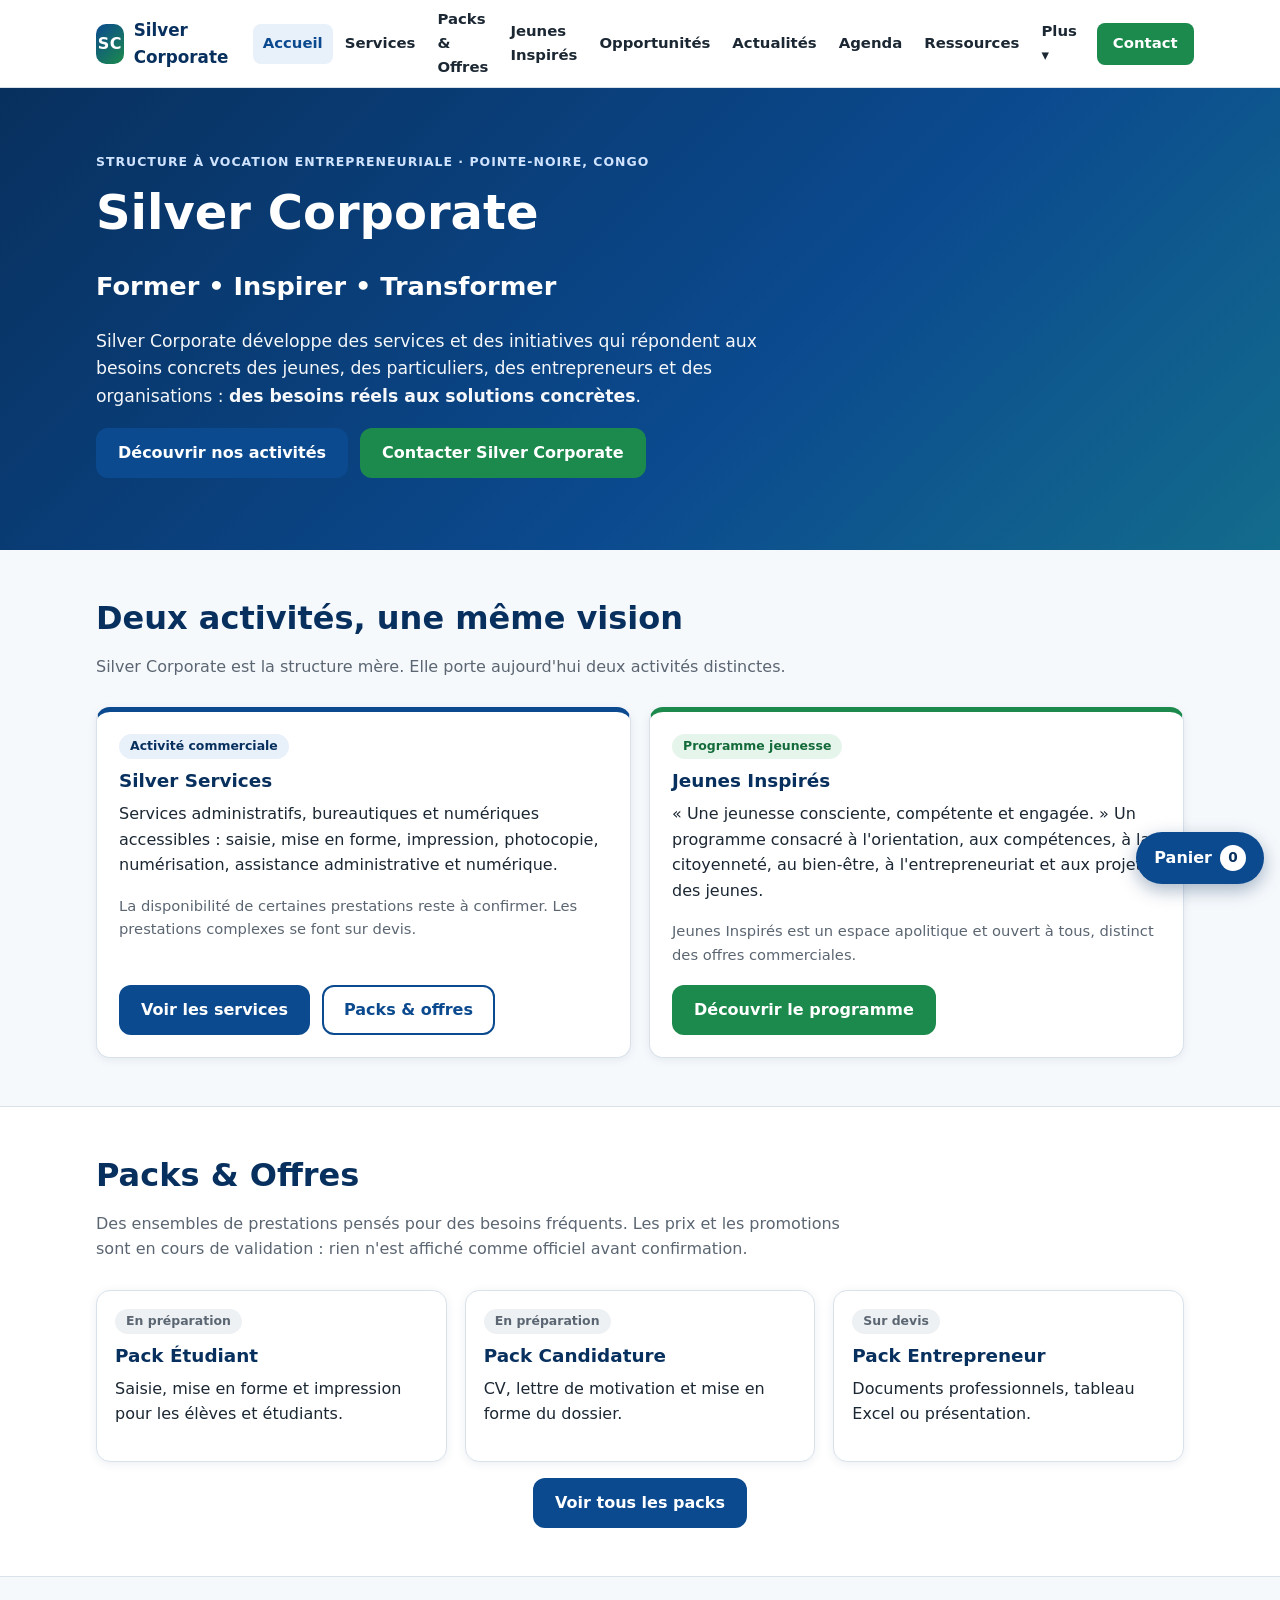
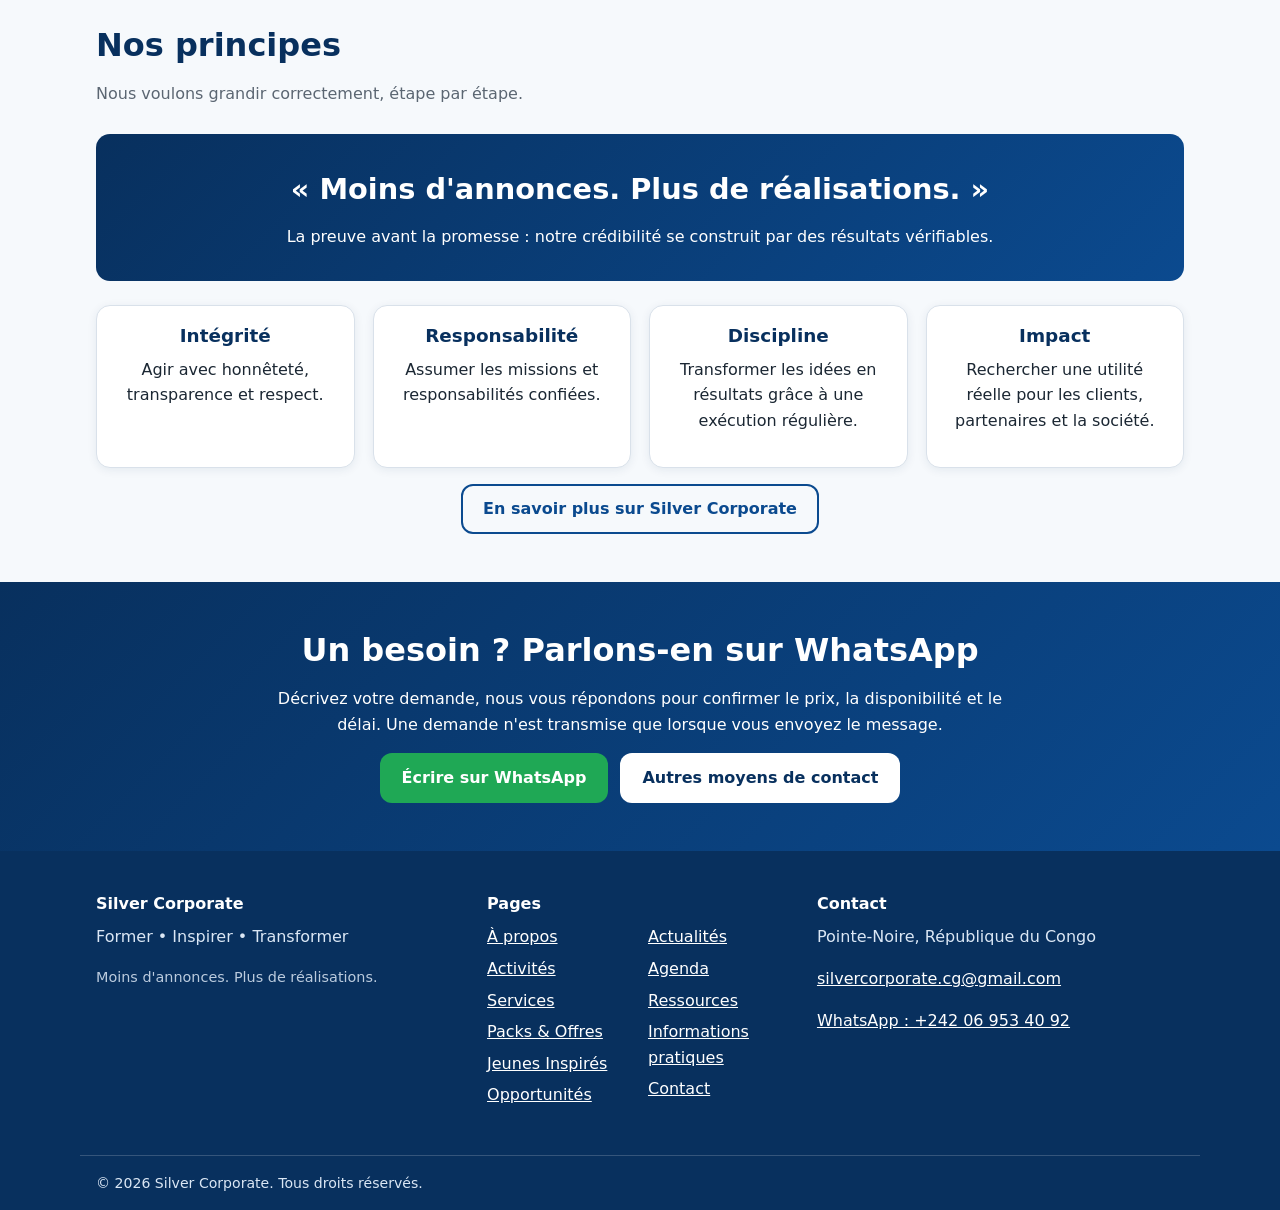
<file: index.html>
<!DOCTYPE html>
<html lang="fr">
<head>
  <meta charset="UTF-8">
  <meta name="viewport" content="width=device-width, initial-scale=1">
  <title>Silver Corporate | Former • Inspirer • Transformer</title>
  <meta name="description" content="Silver Corporate, structure à vocation entrepreneuriale basée à Pointe-Noire : Silver Services (bureautique, impression, assistance numérique) et Jeunes Inspirés (programme jeunesse).">
  <link rel="stylesheet" href="style.css">
</head>
<body>

  <!-- ========== EN-TÊTE ET MENU ========== -->
  <header class="site-header">
    <div class="container nav-wrapper">

      <a href="index.html" class="brand" aria-label="Silver Corporate - Accueil">
        <!-- LOGO : quand vous aurez le logo officiel, remplacez le <span class="brand-mark"> par :
             <img src="assets/images/logo.png" alt="Logo Silver Corporate" class="brand-logo"> -->
        <span class="brand-mark" aria-hidden="true">SC</span>
        <span class="brand-name">Silver Corporate</span>
      </a>

      <button class="nav-toggle" id="nav-toggle" type="button" aria-label="Ouvrir le menu" aria-expanded="false" aria-controls="main-nav">
        <span></span><span></span><span></span>
      </button>

            <nav class="main-nav" id="main-nav" aria-label="Navigation principale">
        <ul>
          <li><a href="index.html" aria-current="page">Accueil</a></li>
          <li><a href="services.html">Services</a></li>
          <li><a href="packs-offres.html">Packs &amp; Offres</a></li>
          <li><a href="jeunes-inspires.html">Jeunes Inspirés</a></li>
          <li><a href="opportunites.html">Opportunités</a></li>
          <li><a href="actualites.html">Actualités</a></li>
          <li><a href="agenda.html">Agenda</a></li>
          <li><a href="ressources.html">Ressources</a></li>
          <li class="nav-more">
            <details>
              <summary>Plus</summary>
              <ul class="nav-submenu">
                <li><a href="about.html">À propos</a></li>
                <li><a href="activites.html">Activités</a></li>
                <li><a href="informations.html">Informations</a></li>
              </ul>
            </details>
          </li>
          <li><a href="contact.html" class="nav-cta">Contact</a></li>
        </ul>
      </nav>

    </div>
  </header>

  <main>

    <!-- ========== SECTION HÉROS ========== -->
    <section class="hero">
      <div class="container hero-inner">
        <p class="eyebrow">Structure à vocation entrepreneuriale · Pointe-Noire, Congo</p>
        <h1>Silver Corporate</h1>
        <p class="hero-slogan">Former • Inspirer • Transformer</p>
        <p class="hero-text">
          Silver Corporate développe des services et des initiatives qui répondent aux besoins concrets
          des jeunes, des particuliers, des entrepreneurs et des organisations :
          <strong>des besoins réels aux solutions concrètes</strong>.
        </p>
        <div class="btn-row">
          <a href="activites.html" class="btn btn-primary">Découvrir nos activités</a>
          <a href="contact.html" class="btn btn-secondary">Contacter Silver Corporate</a>
        </div>
      </div>
    </section>

    <!-- ========== CE QUE NOUS FAISONS ========== -->
    <section class="section">
      <div class="container">
        <div class="section-head">
          <h2>Deux activités, une même vision</h2>
          <p>Silver Corporate est la structure mère. Elle porte aujourd'hui deux activités distinctes.</p>
        </div>

        <div class="grid grid-2">

          <!-- Silver Services -->
          <article class="card card-accent-blue">
            <span class="badge badge-blue">Activité commerciale</span>
            <h3>Silver Services</h3>
            <p>
              Services administratifs, bureautiques et numériques accessibles : saisie, mise en forme,
              impression, photocopie, numérisation, assistance administrative et numérique.
            </p>
            <p class="note">La disponibilité de certaines prestations reste à confirmer. Les prestations complexes se font sur devis.</p>
            <div class="btn-row">
              <a href="services.html" class="btn btn-primary">Voir les services</a>
              <a href="packs-offres.html" class="btn btn-ghost">Packs &amp; offres</a>
            </div>
          </article>

          <!-- Jeunes Inspirés -->
          <article class="card card-accent-green">
            <span class="badge badge-green">Programme jeunesse</span>
            <h3>Jeunes Inspirés</h3>
            <p>
              « Une jeunesse consciente, compétente et engagée. » Un programme consacré à l'orientation,
              aux compétences, à la citoyenneté, au bien-être, à l'entrepreneuriat et aux projets des jeunes.
            </p>
            <p class="note">Jeunes Inspirés est un espace apolitique et ouvert à tous, distinct des offres commerciales.</p>
            <div class="btn-row">
              <a href="jeunes-inspires.html" class="btn btn-green">Découvrir le programme</a>
            </div>
          </article>

        </div>
      </div>
    </section>

    <!-- ========== PACKS ET OFFRES ========== -->
    <section class="section section-alt">
      <div class="container">
        <div class="section-head">
          <h2>Packs &amp; Offres</h2>
          <p>
            Des ensembles de prestations pensés pour des besoins fréquents.
            Les prix et les promotions sont en cours de validation : rien n'est affiché comme officiel avant confirmation.
          </p>
        </div>

        <div class="grid grid-3">
          <article class="card card-small">
            <span class="badge badge-gray">En préparation</span>
            <h3>Pack Étudiant</h3>
            <p>Saisie, mise en forme et impression pour les élèves et étudiants.</p>
          </article>

          <article class="card card-small">
            <span class="badge badge-gray">En préparation</span>
            <h3>Pack Candidature</h3>
            <p>CV, lettre de motivation et mise en forme du dossier.</p>
          </article>

          <article class="card card-small">
            <span class="badge badge-gray">Sur devis</span>
            <h3>Pack Entrepreneur</h3>
            <p>Documents professionnels, tableau Excel ou présentation.</p>
          </article>
        </div>

        <div class="btn-row btn-row-center">
          <a href="packs-offres.html" class="btn btn-primary">Voir tous les packs</a>
        </div>
      </div>
    </section>

    <!-- ========== PRINCIPES ========== -->
    <section class="section">
      <div class="container">
        <div class="section-head">
          <h2>Nos principes</h2>
          <p>Nous voulons grandir correctement, étape par étape.</p>
        </div>

        <div class="principle-banner">
          <p class="principle-quote">« Moins d'annonces. Plus de réalisations. »</p>
          <p>La preuve avant la promesse : notre crédibilité se construit par des résultats vérifiables.</p>
        </div>

        <div class="grid grid-4">
          <div class="card card-small card-center">
            <h3>Intégrité</h3>
            <p>Agir avec honnêteté, transparence et respect.</p>
          </div>
          <div class="card card-small card-center">
            <h3>Responsabilité</h3>
            <p>Assumer les missions et responsabilités confiées.</p>
          </div>
          <div class="card card-small card-center">
            <h3>Discipline</h3>
            <p>Transformer les idées en résultats grâce à une exécution régulière.</p>
          </div>
          <div class="card card-small card-center">
            <h3>Impact</h3>
            <p>Rechercher une utilité réelle pour les clients, partenaires et la société.</p>
          </div>
        </div>

        <div class="btn-row btn-row-center">
          <a href="about.html" class="btn btn-ghost">En savoir plus sur Silver Corporate</a>
        </div>
      </div>
    </section>

    <!-- ========== APPEL À L'ACTION WHATSAPP ========== -->
    <section class="section cta-section">
      <div class="container cta-inner">
        <h2>Un besoin ? Parlons-en sur WhatsApp</h2>
        <p>
          Décrivez votre demande, nous vous répondons pour confirmer le prix, la disponibilité et le délai.
          Une demande n'est transmise que lorsque vous envoyez le message.
        </p>
        <div class="btn-row btn-row-center">
          <a href="https://wa.me/242069534092?text=Bonjour%20Silver%20Corporate%2C%20je%20souhaite%20des%20informations."
             class="btn btn-whatsapp" target="_blank" rel="noopener">Écrire sur WhatsApp</a>
          <a href="contact.html" class="btn btn-light">Autres moyens de contact</a>
        </div>
      </div>
    </section>

  </main>

  <!-- ========== PIED DE PAGE ========== -->
  <footer class="site-footer">
    <div class="container footer-grid">

      <div>
        <p class="footer-title">Silver Corporate</p>
        <p>Former • Inspirer • Transformer</p>
        <p class="footer-small">Moins d'annonces. Plus de réalisations.</p>
      </div>

      <div>
        <p class="footer-title">Pages</p>
                <ul class="footer-links">
          <li><a href="about.html">À propos</a></li>
          <li><a href="activites.html">Activités</a></li>
          <li><a href="services.html">Services</a></li>
          <li><a href="packs-offres.html">Packs &amp; Offres</a></li>
          <li><a href="jeunes-inspires.html">Jeunes Inspirés</a></li>
          <li><a href="opportunites.html">Opportunités</a></li>
          <li><a href="actualites.html">Actualités</a></li>
          <li><a href="agenda.html">Agenda</a></li>
          <li><a href="ressources.html">Ressources</a></li>
          <li><a href="informations.html">Informations pratiques</a></li>
          <li><a href="contact.html">Contact</a></li>
        </ul>
      </div>

      <div>
        <p class="footer-title">Contact</p>
        <p>Pointe-Noire, République du Congo</p>
        <p><a href="mailto:silvercorporate.cg@gmail.com">silvercorporate.cg@gmail.com</a></p>
        <p><a href="https://wa.me/242069534092" target="_blank" rel="noopener">WhatsApp : +242 06 953 40 92</a></p>
      </div>

    </div>
    <div class="container footer-bottom">
      <p>© <span id="year">2026</span> Silver Corporate. Tous droits réservés.</p>
    </div>
  </footer>

  <!-- Le panier est créé automatiquement par script.js -->
  <script src="script.js" defer></script>
</body>
</html>
</file>
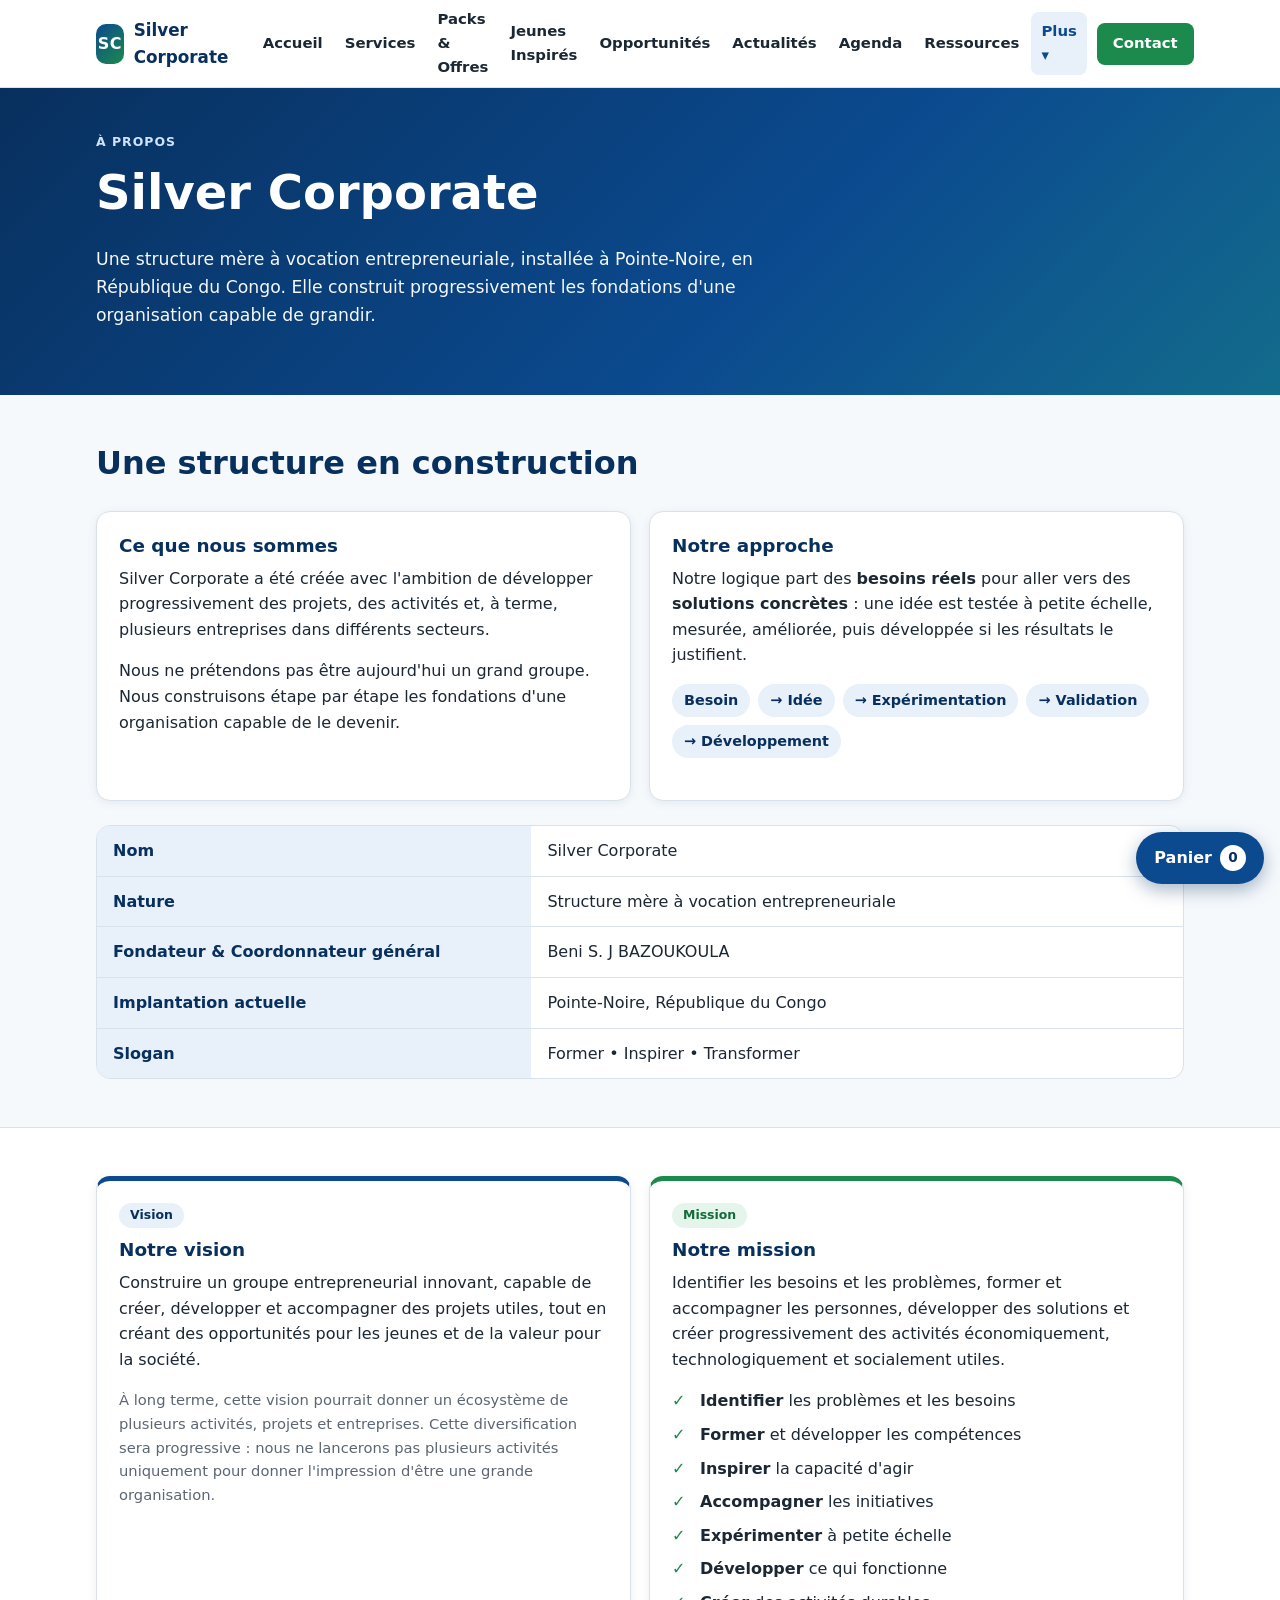
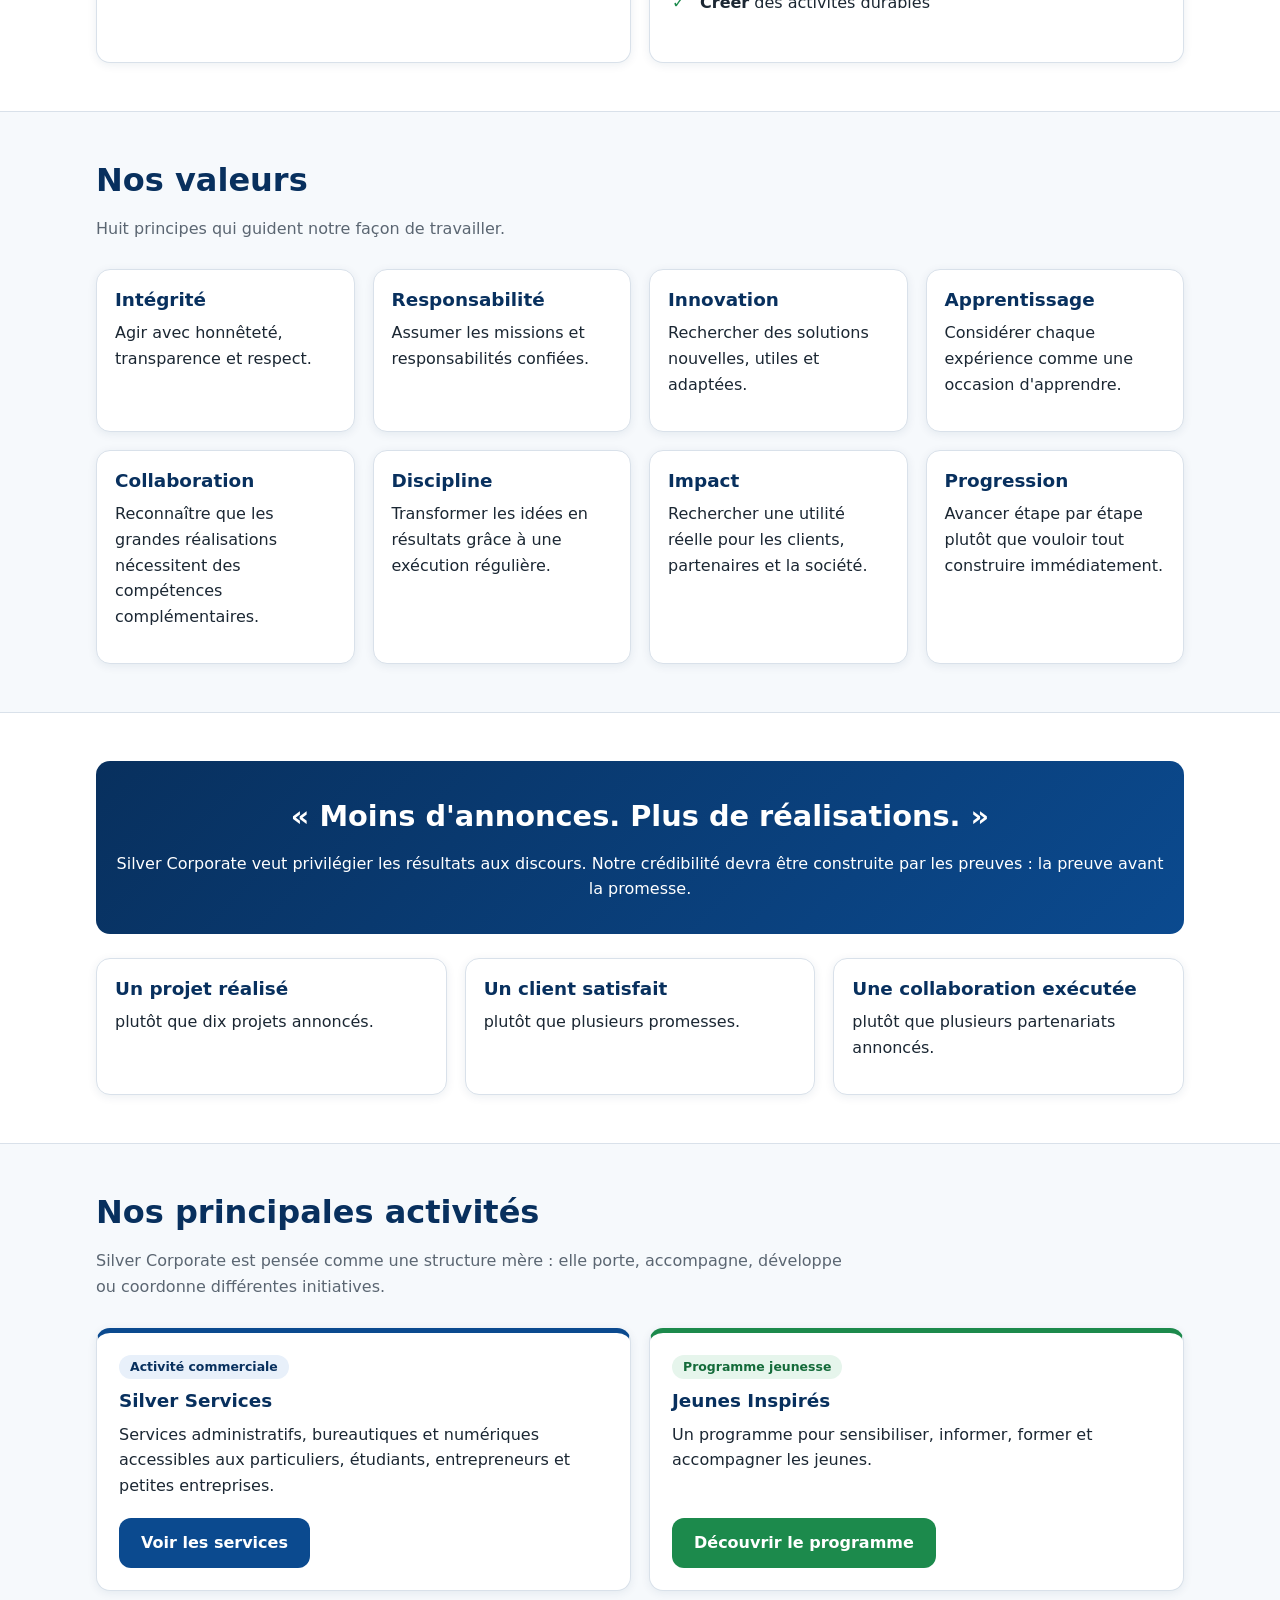
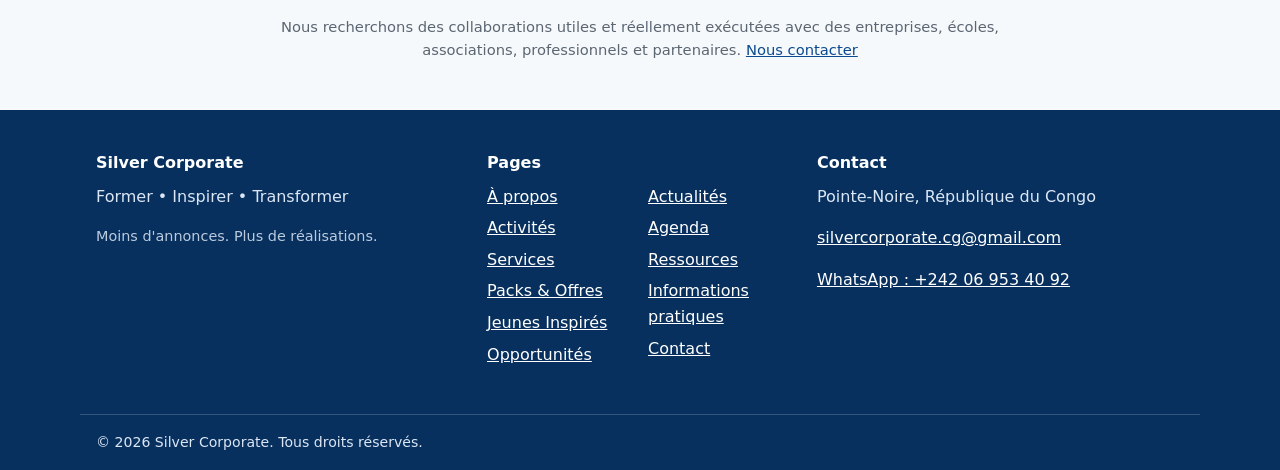
<file: about.html>
<!DOCTYPE html>
<html lang="fr">
<head>
  <meta charset="UTF-8">
  <meta name="viewport" content="width=device-width, initial-scale=1">
  <title>À propos | Silver Corporate</title>
  <meta name="description" content="Mission, vision et valeurs de Silver Corporate, structure à vocation entrepreneuriale basée à Pointe-Noire, République du Congo.">
  <link rel="stylesheet" href="style.css">
</head>
<body>

  <!-- ========== EN-TÊTE ET MENU ========== -->
  <header class="site-header">
    <div class="container nav-wrapper">

      <a href="index.html" class="brand" aria-label="Silver Corporate - Accueil">
        <span class="brand-mark" aria-hidden="true">SC</span>
        <span class="brand-name">Silver Corporate</span>
      </a>

      <button class="nav-toggle" id="nav-toggle" type="button" aria-label="Ouvrir le menu" aria-expanded="false" aria-controls="main-nav">
        <span></span><span></span><span></span>
      </button>

      <nav class="main-nav" id="main-nav" aria-label="Navigation principale">
        <ul>
          <li><a href="index.html">Accueil</a></li>
          <li><a href="services.html">Services</a></li>
          <li><a href="packs-offres.html">Packs &amp; Offres</a></li>
          <li><a href="jeunes-inspires.html">Jeunes Inspirés</a></li>
          <li><a href="opportunites.html">Opportunités</a></li>
          <li><a href="actualites.html">Actualités</a></li>
          <li><a href="agenda.html">Agenda</a></li>
          <li><a href="ressources.html">Ressources</a></li>
          <li class="nav-more">
            <details>
              <summary>Plus</summary>
              <ul class="nav-submenu">
                <li><a href="about.html" aria-current="page">À propos</a></li>
                <li><a href="activites.html">Activités</a></li>
                <li><a href="informations.html">Informations</a></li>
              </ul>
            </details>
          </li>
          <li><a href="contact.html" class="nav-cta">Contact</a></li>
        </ul>
      </nav>

    </div>
  </header>

  <main>

    <!-- ========== TITRE DE LA PAGE ========== -->
    <section class="page-hero">
      <div class="container">
        <p class="eyebrow">À propos</p>
        <h1>Silver Corporate</h1>
        <p class="page-lead">
          Une structure mère à vocation entrepreneuriale, installée à Pointe-Noire, en République du Congo.
          Elle construit progressivement les fondations d'une organisation capable de grandir.
        </p>
      </div>
    </section>

    <!-- ========== QUI SOMMES-NOUS ========== -->
    <section class="section">
      <div class="container">
        <div class="section-head">
          <h2>Une structure en construction</h2>
        </div>

        <div class="grid grid-2">
          <div class="card">
            <h3>Ce que nous sommes</h3>
            <p>
              Silver Corporate a été créée avec l'ambition de développer progressivement des projets,
              des activités et, à terme, plusieurs entreprises dans différents secteurs.
            </p>
            <p>
              Nous ne prétendons pas être aujourd'hui un grand groupe. Nous construisons étape par étape
              les fondations d'une organisation capable de le devenir.
            </p>
          </div>

          <div class="card">
            <h3>Notre approche</h3>
            <p>
              Notre logique part des <strong>besoins réels</strong> pour aller vers des <strong>solutions concrètes</strong> :
              une idée est testée à petite échelle, mesurée, améliorée, puis développée si les résultats le justifient.
            </p>
            <ol class="steps steps-inline">
              <li>Besoin</li>
              <li>Idée</li>
              <li>Expérimentation</li>
              <li>Validation</li>
              <li>Développement</li>
            </ol>
          </div>
        </div>

        <div class="info-table-wrap">
          <table class="info-table">
            <tbody>
              <tr><th scope="row">Nom</th><td>Silver Corporate</td></tr>
              <tr><th scope="row">Nature</th><td>Structure mère à vocation entrepreneuriale</td></tr>
              <tr><th scope="row">Fondateur &amp; Coordonnateur général</th><td>Beni S. J BAZOUKOULA</td></tr>
              <tr><th scope="row">Implantation actuelle</th><td>Pointe-Noire, République du Congo</td></tr>
              <tr><th scope="row">Slogan</th><td>Former • Inspirer • Transformer</td></tr>
            </tbody>
          </table>
        </div>
      </div>
    </section>

    <!-- ========== VISION ET MISSION ========== -->
    <section class="section section-alt">
      <div class="container">
        <div class="grid grid-2">

          <article class="card card-accent-blue">
            <span class="badge badge-blue">Vision</span>
            <h3>Notre vision</h3>
            <p>
              Construire un groupe entrepreneurial innovant, capable de créer, développer et accompagner
              des projets utiles, tout en créant des opportunités pour les jeunes et de la valeur pour la société.
            </p>
            <p class="note">
              À long terme, cette vision pourrait donner un écosystème de plusieurs activités, projets et entreprises.
              Cette diversification sera progressive : nous ne lancerons pas plusieurs activités uniquement
              pour donner l'impression d'être une grande organisation.
            </p>
          </article>

          <article class="card card-accent-green">
            <span class="badge badge-green">Mission</span>
            <h3>Notre mission</h3>
            <p>
              Identifier les besoins et les problèmes, former et accompagner les personnes, développer
              des solutions et créer progressivement des activités économiquement, technologiquement
              et socialement utiles.
            </p>
            <ul class="list-check">
              <li><strong>Identifier</strong> les problèmes et les besoins</li>
              <li><strong>Former</strong> et développer les compétences</li>
              <li><strong>Inspirer</strong> la capacité d'agir</li>
              <li><strong>Accompagner</strong> les initiatives</li>
              <li><strong>Expérimenter</strong> à petite échelle</li>
              <li><strong>Développer</strong> ce qui fonctionne</li>
              <li><strong>Créer</strong> des activités durables</li>
            </ul>
          </article>

        </div>
      </div>
    </section>

    <!-- ========== VALEURS ========== -->
    <section class="section">
      <div class="container">
        <div class="section-head">
          <h2>Nos valeurs</h2>
          <p>Huit principes qui guident notre façon de travailler.</p>
        </div>

        <div class="grid grid-4">
          <div class="card card-small">
            <h3>Intégrité</h3>
            <p>Agir avec honnêteté, transparence et respect.</p>
          </div>
          <div class="card card-small">
            <h3>Responsabilité</h3>
            <p>Assumer les missions et responsabilités confiées.</p>
          </div>
          <div class="card card-small">
            <h3>Innovation</h3>
            <p>Rechercher des solutions nouvelles, utiles et adaptées.</p>
          </div>
          <div class="card card-small">
            <h3>Apprentissage</h3>
            <p>Considérer chaque expérience comme une occasion d'apprendre.</p>
          </div>
          <div class="card card-small">
            <h3>Collaboration</h3>
            <p>Reconnaître que les grandes réalisations nécessitent des compétences complémentaires.</p>
          </div>
          <div class="card card-small">
            <h3>Discipline</h3>
            <p>Transformer les idées en résultats grâce à une exécution régulière.</p>
          </div>
          <div class="card card-small">
            <h3>Impact</h3>
            <p>Rechercher une utilité réelle pour les clients, partenaires et la société.</p>
          </div>
          <div class="card card-small">
            <h3>Progression</h3>
            <p>Avancer étape par étape plutôt que vouloir tout construire immédiatement.</p>
          </div>
        </div>
      </div>
    </section>

    <!-- ========== PRINCIPE : MOINS D'ANNONCES ========== -->
    <section class="section section-alt">
      <div class="container">
        <div class="principle-banner">
          <p class="principle-quote">« Moins d'annonces. Plus de réalisations. »</p>
          <p>Silver Corporate veut privilégier les résultats aux discours. Notre crédibilité devra être construite par les preuves : la preuve avant la promesse.</p>
        </div>

        <div class="grid grid-3">
          <div class="card card-small">
            <h3>Un projet réalisé</h3>
            <p>plutôt que dix projets annoncés.</p>
          </div>
          <div class="card card-small">
            <h3>Un client satisfait</h3>
            <p>plutôt que plusieurs promesses.</p>
          </div>
          <div class="card card-small">
            <h3>Une collaboration exécutée</h3>
            <p>plutôt que plusieurs partenariats annoncés.</p>
          </div>
        </div>
      </div>
    </section>

    <!-- ========== ACTIVITÉS ET POSITIONNEMENT ========== -->
    <section class="section">
      <div class="container">
        <div class="section-head">
          <h2>Nos principales activités</h2>
          <p>
            Silver Corporate est pensée comme une structure mère : elle porte, accompagne,
            développe ou coordonne différentes initiatives.
          </p>
        </div>

        <div class="grid grid-2">
          <article class="card card-accent-blue">
            <span class="badge badge-blue">Activité commerciale</span>
            <h3>Silver Services</h3>
            <p>Services administratifs, bureautiques et numériques accessibles aux particuliers, étudiants, entrepreneurs et petites entreprises.</p>
            <div class="btn-row">
              <a href="services.html" class="btn btn-primary">Voir les services</a>
            </div>
          </article>

          <article class="card card-accent-green">
            <span class="badge badge-green">Programme jeunesse</span>
            <h3>Jeunes Inspirés</h3>
            <p>Un programme pour sensibiliser, informer, former et accompagner les jeunes.</p>
            <div class="btn-row">
              <a href="jeunes-inspires.html" class="btn btn-green">Découvrir le programme</a>
            </div>
          </article>
        </div>

        <p class="note note-center">
          Nous recherchons des collaborations utiles et réellement exécutées avec des entreprises, écoles,
          associations, professionnels et partenaires.
          <a href="contact.html">Nous contacter</a>
        </p>
      </div>
    </section>

  </main>

  <!-- ========== PIED DE PAGE ========== -->
  <footer class="site-footer">
    <div class="container footer-grid">

      <div>
        <p class="footer-title">Silver Corporate</p>
        <p>Former • Inspirer • Transformer</p>
        <p class="footer-small">Moins d'annonces. Plus de réalisations.</p>
      </div>

      <div>
        <p class="footer-title">Pages</p>
        <ul class="footer-links">
          <li><a href="about.html">À propos</a></li>
          <li><a href="activites.html">Activités</a></li>
          <li><a href="services.html">Services</a></li>
          <li><a href="packs-offres.html">Packs &amp; Offres</a></li>
          <li><a href="jeunes-inspires.html">Jeunes Inspirés</a></li>
          <li><a href="opportunites.html">Opportunités</a></li>
          <li><a href="actualites.html">Actualités</a></li>
          <li><a href="agenda.html">Agenda</a></li>
          <li><a href="ressources.html">Ressources</a></li>
          <li><a href="informations.html">Informations pratiques</a></li>
          <li><a href="contact.html">Contact</a></li>
        </ul>
      </div>

      <div>
        <p class="footer-title">Contact</p>
        <p>Pointe-Noire, République du Congo</p>
        <p><a href="mailto:silvercorporate.cg@gmail.com">silvercorporate.cg@gmail.com</a></p>
        <p><a href="https://wa.me/242069534092" target="_blank" rel="noopener">WhatsApp : +242 06 953 40 92</a></p>
      </div>

    </div>
    <div class="container footer-bottom">
      <p>© <span id="year">2026</span> Silver Corporate. Tous droits réservés.</p>
    </div>
  </footer>

  <script src="script.js" defer></script>
</body>
</html>
</file>
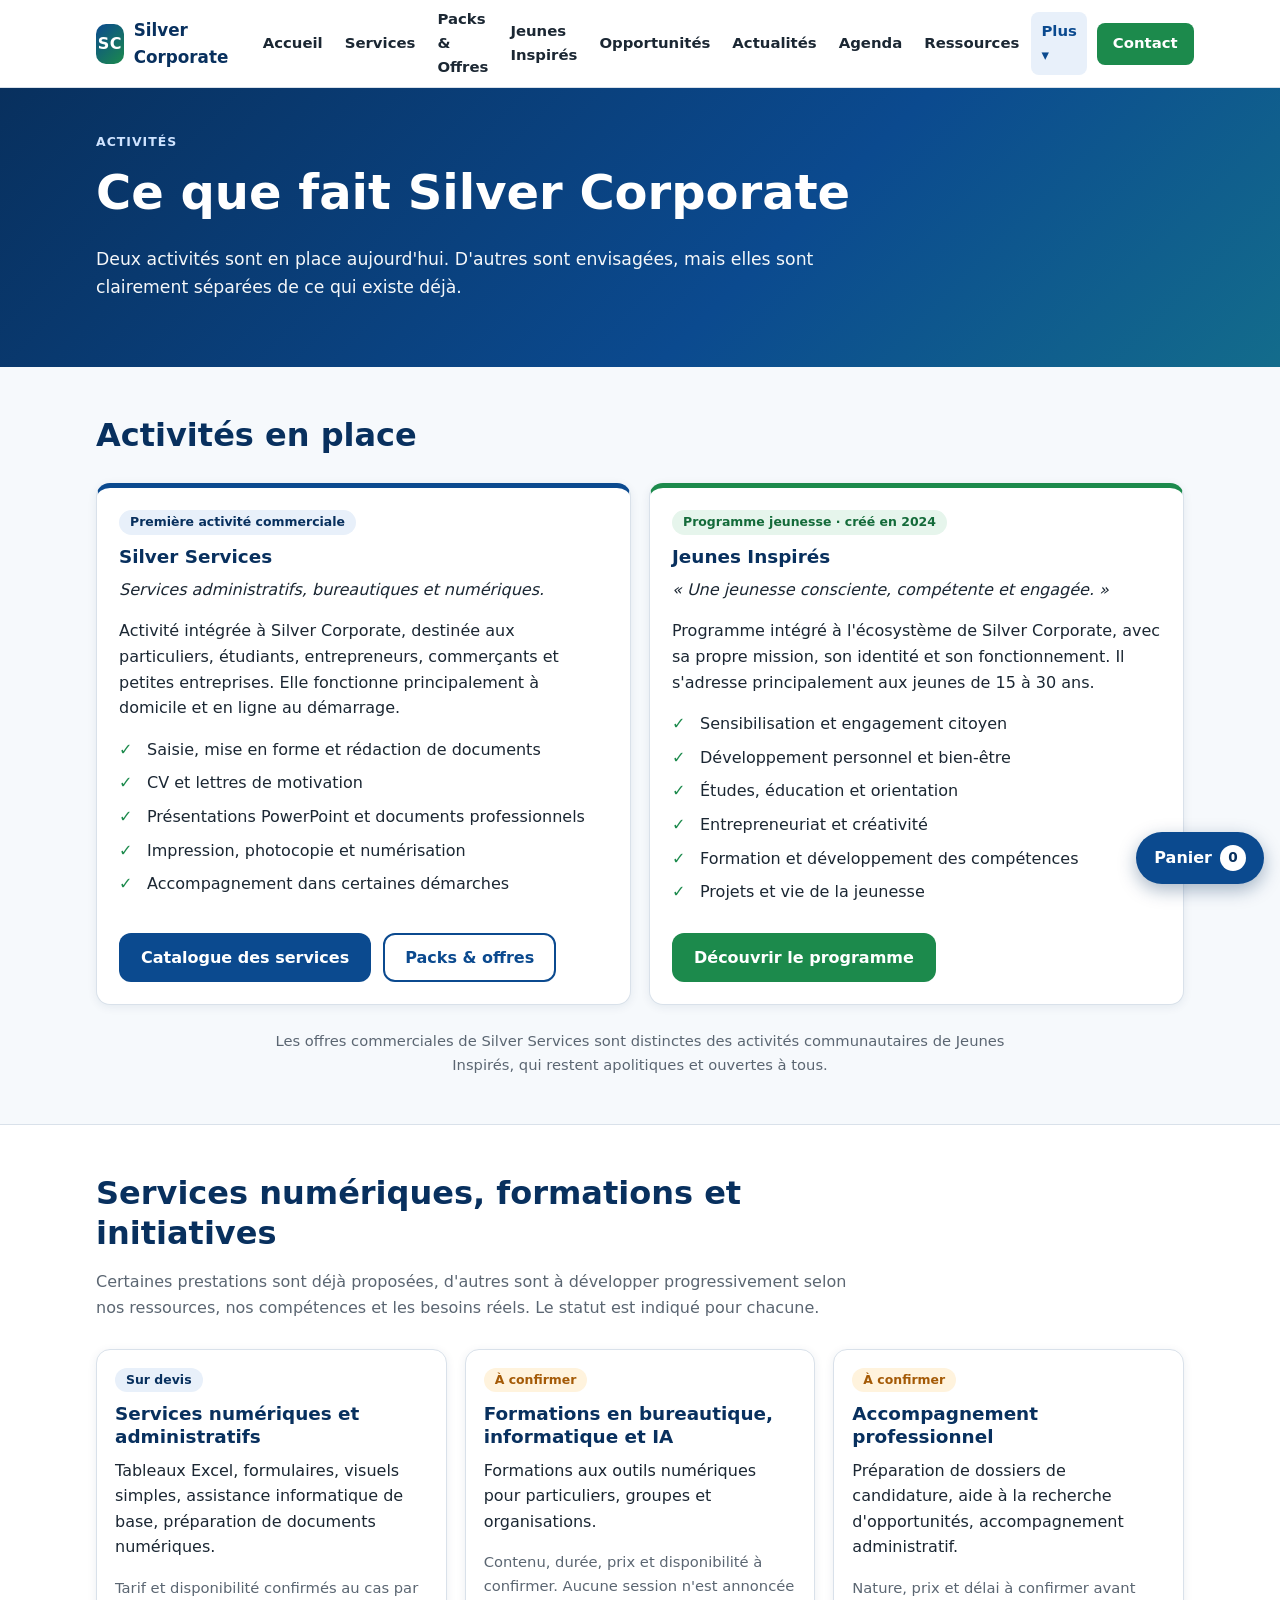
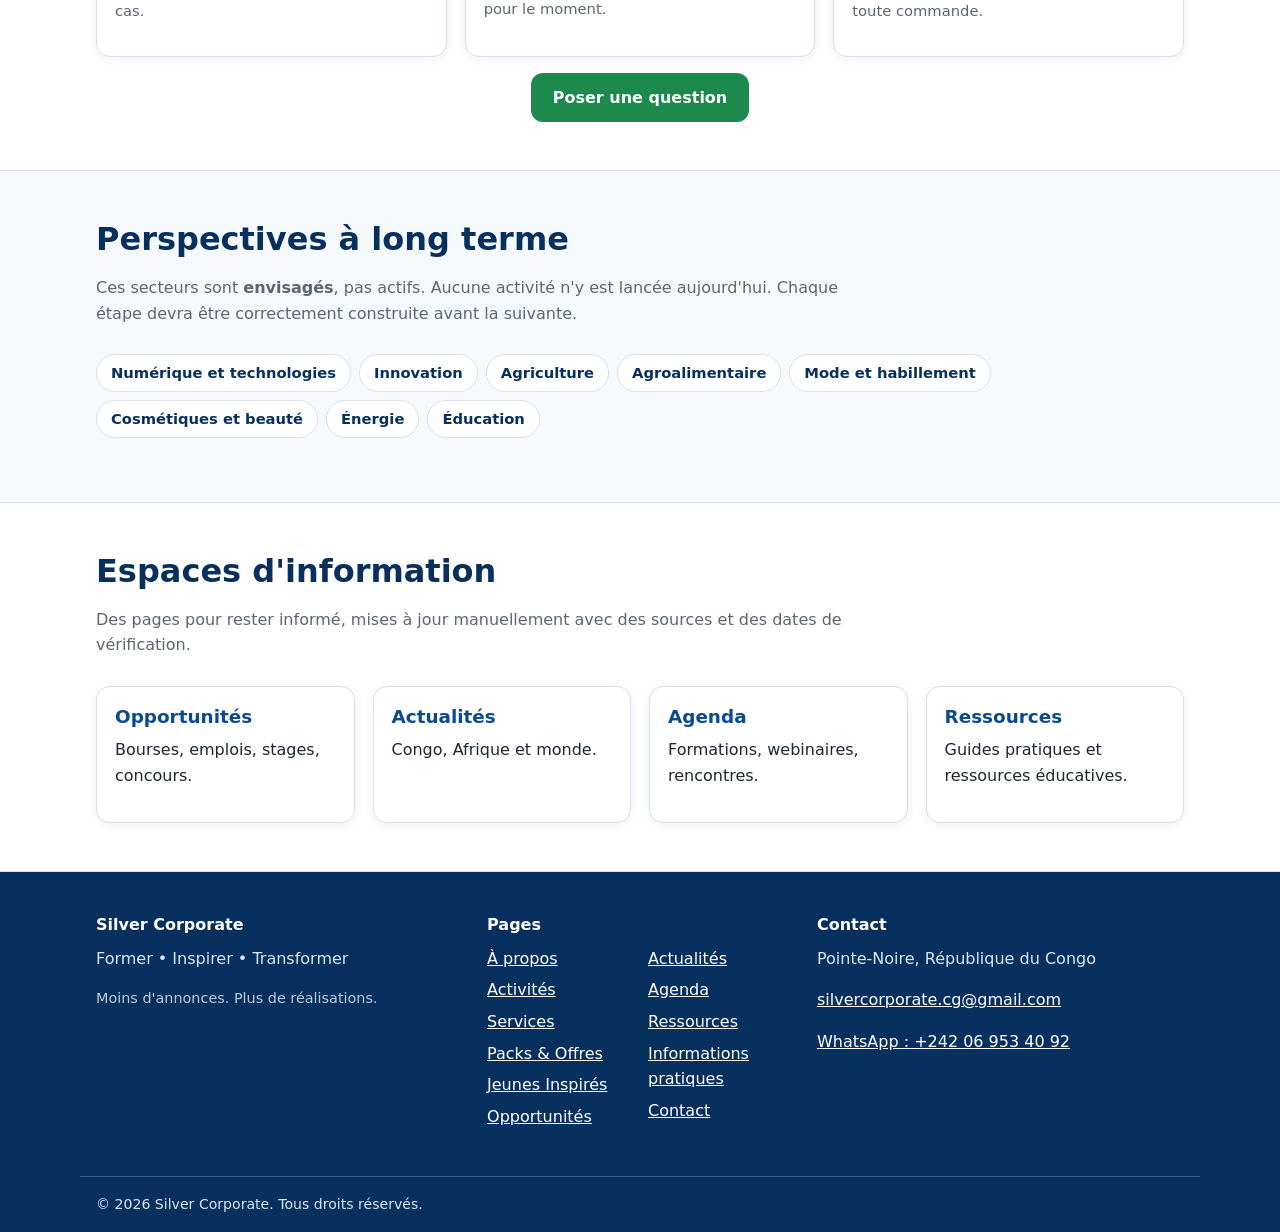
<file: activites.html>
<!DOCTYPE html>
<html lang="fr">
<head>
  <meta charset="UTF-8">
  <meta name="viewport" content="width=device-width, initial-scale=1">
  <title>Activités | Silver Corporate</title>
  <meta name="description" content="Les activités de Silver Corporate : Silver Services, Jeunes Inspirés, services numériques et administratifs, formations et initiatives.">
  <link rel="stylesheet" href="style.css">
</head>
<body>

  <!-- ========== EN-TÊTE ET MENU ========== -->
  <header class="site-header">
    <div class="container nav-wrapper">

      <a href="index.html" class="brand" aria-label="Silver Corporate - Accueil">
        <span class="brand-mark" aria-hidden="true">SC</span>
        <span class="brand-name">Silver Corporate</span>
      </a>

      <button class="nav-toggle" id="nav-toggle" type="button" aria-label="Ouvrir le menu" aria-expanded="false" aria-controls="main-nav">
        <span></span><span></span><span></span>
      </button>

      <nav class="main-nav" id="main-nav" aria-label="Navigation principale">
        <ul>
          <li><a href="index.html">Accueil</a></li>
          <li><a href="services.html">Services</a></li>
          <li><a href="packs-offres.html">Packs &amp; Offres</a></li>
          <li><a href="jeunes-inspires.html">Jeunes Inspirés</a></li>
          <li><a href="opportunites.html">Opportunités</a></li>
          <li><a href="actualites.html">Actualités</a></li>
          <li><a href="agenda.html">Agenda</a></li>
          <li><a href="ressources.html">Ressources</a></li>
          <li class="nav-more">
            <details>
              <summary>Plus</summary>
              <ul class="nav-submenu">
                <li><a href="about.html">À propos</a></li>
                <li><a href="activites.html" aria-current="page">Activités</a></li>
                <li><a href="informations.html">Informations</a></li>
              </ul>
            </details>
          </li>
          <li><a href="contact.html" class="nav-cta">Contact</a></li>
        </ul>
      </nav>

    </div>
  </header>

  <main>

    <!-- ========== TITRE DE LA PAGE ========== -->
    <section class="page-hero">
      <div class="container">
        <p class="eyebrow">Activités</p>
        <h1>Ce que fait Silver Corporate</h1>
        <p class="page-lead">
          Deux activités sont en place aujourd'hui. D'autres sont envisagées, mais elles sont clairement
          séparées de ce qui existe déjà.
        </p>
      </div>
    </section>

    <!-- ========== ACTIVITÉS EN PLACE ========== -->
    <section class="section">
      <div class="container">
        <div class="section-head">
          <h2>Activités en place</h2>
        </div>

        <div class="grid grid-2">

          <article class="card card-accent-blue">
            <span class="badge badge-blue">Première activité commerciale</span>
            <h3>Silver Services</h3>
            <p><em>Services administratifs, bureautiques et numériques.</em></p>
            <p>
              Activité intégrée à Silver Corporate, destinée aux particuliers, étudiants, entrepreneurs,
              commerçants et petites entreprises. Elle fonctionne principalement à domicile et en ligne au démarrage.
            </p>
            <ul class="list-check">
              <li>Saisie, mise en forme et rédaction de documents</li>
              <li>CV et lettres de motivation</li>
              <li>Présentations PowerPoint et documents professionnels</li>
              <li>Impression, photocopie et numérisation</li>
              <li>Accompagnement dans certaines démarches</li>
            </ul>
            <div class="btn-row">
              <a href="services.html" class="btn btn-primary">Catalogue des services</a>
              <a href="packs-offres.html" class="btn btn-ghost">Packs &amp; offres</a>
            </div>
          </article>

          <article class="card card-accent-green">
            <span class="badge badge-green">Programme jeunesse · créé en 2024</span>
            <h3>Jeunes Inspirés</h3>
            <p><em>« Une jeunesse consciente, compétente et engagée. »</em></p>
            <p>
              Programme intégré à l'écosystème de Silver Corporate, avec sa propre mission, son identité
              et son fonctionnement. Il s'adresse principalement aux jeunes de 15 à 30 ans.
            </p>
            <ul class="list-check">
              <li>Sensibilisation et engagement citoyen</li>
              <li>Développement personnel et bien-être</li>
              <li>Études, éducation et orientation</li>
              <li>Entrepreneuriat et créativité</li>
              <li>Formation et développement des compétences</li>
              <li>Projets et vie de la jeunesse</li>
            </ul>
            <div class="btn-row">
              <a href="jeunes-inspires.html" class="btn btn-green">Découvrir le programme</a>
            </div>
          </article>

        </div>

        <p class="note note-center">
          Les offres commerciales de Silver Services sont distinctes des activités communautaires de Jeunes Inspirés,
          qui restent apolitiques et ouvertes à tous.
        </p>
      </div>
    </section>

    <!-- ========== SERVICES NUMÉRIQUES, FORMATIONS ET INITIATIVES ========== -->
    <section class="section section-alt">
      <div class="container">
        <div class="section-head">
          <h2>Services numériques, formations et initiatives</h2>
          <p>
            Certaines prestations sont déjà proposées, d'autres sont à développer progressivement
            selon nos ressources, nos compétences et les besoins réels. Le statut est indiqué pour chacune.
          </p>
        </div>

        <div class="grid grid-3">

          <article class="card card-small">
            <span class="badge badge-blue">Sur devis</span>
            <h3>Services numériques et administratifs</h3>
            <p>Tableaux Excel, formulaires, visuels simples, assistance informatique de base, préparation de documents numériques.</p>
            <p class="note">Tarif et disponibilité confirmés au cas par cas.</p>
          </article>

          <article class="card card-small">
            <span class="badge badge-orange">À confirmer</span>
            <h3>Formations en bureautique, informatique et IA</h3>
            <p>Formations aux outils numériques pour particuliers, groupes et organisations.</p>
            <p class="note">Contenu, durée, prix et disponibilité à confirmer. Aucune session n'est annoncée pour le moment.</p>
          </article>

          <article class="card card-small">
            <span class="badge badge-orange">À confirmer</span>
            <h3>Accompagnement professionnel</h3>
            <p>Préparation de dossiers de candidature, aide à la recherche d'opportunités, accompagnement administratif.</p>
            <p class="note">Nature, prix et délai à confirmer avant toute commande.</p>
          </article>

        </div>

        <div class="btn-row btn-row-center">
          <a href="contact.html" class="btn btn-secondary">Poser une question</a>
        </div>
      </div>
    </section>

    <!-- ========== PERSPECTIVES ========== -->
    <section class="section">
      <div class="container">
        <div class="section-head">
          <h2>Perspectives à long terme</h2>
          <p>
            Ces secteurs sont <strong>envisagés</strong>, pas actifs. Aucune activité n'y est lancée aujourd'hui.
            Chaque étape devra être correctement construite avant la suivante.
          </p>
        </div>

        <ul class="tag-list">
          <li class="tag">Numérique et technologies</li>
          <li class="tag">Innovation</li>
          <li class="tag">Agriculture</li>
          <li class="tag">Agroalimentaire</li>
          <li class="tag">Mode et habillement</li>
          <li class="tag">Cosmétiques et beauté</li>
          <li class="tag">Énergie</li>
          <li class="tag">Éducation</li>
        </ul>
      </div>
    </section>

    <!-- ========== ESPACES D'INFORMATION ========== -->
    <section class="section section-alt">
      <div class="container">
        <div class="section-head">
          <h2>Espaces d'information</h2>
          <p>Des pages pour rester informé, mises à jour manuellement avec des sources et des dates de vérification.</p>
        </div>

        <div class="grid grid-4">
          <a class="card card-small card-link" href="opportunites.html">
            <h3>Opportunités</h3>
            <p>Bourses, emplois, stages, concours.</p>
          </a>
          <a class="card card-small card-link" href="actualites.html">
            <h3>Actualités</h3>
            <p>Congo, Afrique et monde.</p>
          </a>
          <a class="card card-small card-link" href="agenda.html">
            <h3>Agenda</h3>
            <p>Formations, webinaires, rencontres.</p>
          </a>
          <a class="card card-small card-link" href="ressources.html">
            <h3>Ressources</h3>
            <p>Guides pratiques et ressources éducatives.</p>
          </a>
        </div>
      </div>
    </section>

  </main>

  <!-- ========== PIED DE PAGE ========== -->
  <footer class="site-footer">
    <div class="container footer-grid">

      <div>
        <p class="footer-title">Silver Corporate</p>
        <p>Former • Inspirer • Transformer</p>
        <p class="footer-small">Moins d'annonces. Plus de réalisations.</p>
      </div>

      <div>
        <p class="footer-title">Pages</p>
        <ul class="footer-links">
          <li><a href="about.html">À propos</a></li>
          <li><a href="activites.html">Activités</a></li>
          <li><a href="services.html">Services</a></li>
          <li><a href="packs-offres.html">Packs &amp; Offres</a></li>
          <li><a href="jeunes-inspires.html">Jeunes Inspirés</a></li>
          <li><a href="opportunites.html">Opportunités</a></li>
          <li><a href="actualites.html">Actualités</a></li>
          <li><a href="agenda.html">Agenda</a></li>
          <li><a href="ressources.html">Ressources</a></li>
          <li><a href="informations.html">Informations pratiques</a></li>
          <li><a href="contact.html">Contact</a></li>
        </ul>
      </div>

      <div>
        <p class="footer-title">Contact</p>
        <p>Pointe-Noire, République du Congo</p>
        <p><a href="mailto:silvercorporate.cg@gmail.com">silvercorporate.cg@gmail.com</a></p>
        <p><a href="https://wa.me/242069534092" target="_blank" rel="noopener">WhatsApp : +242 06 953 40 92</a></p>
      </div>

    </div>
    <div class="container footer-bottom">
      <p>© <span id="year">2026</span> Silver Corporate. Tous droits réservés.</p>
    </div>
  </footer>

  <script src="script.js" defer></script>
</body>
</html>
</file>
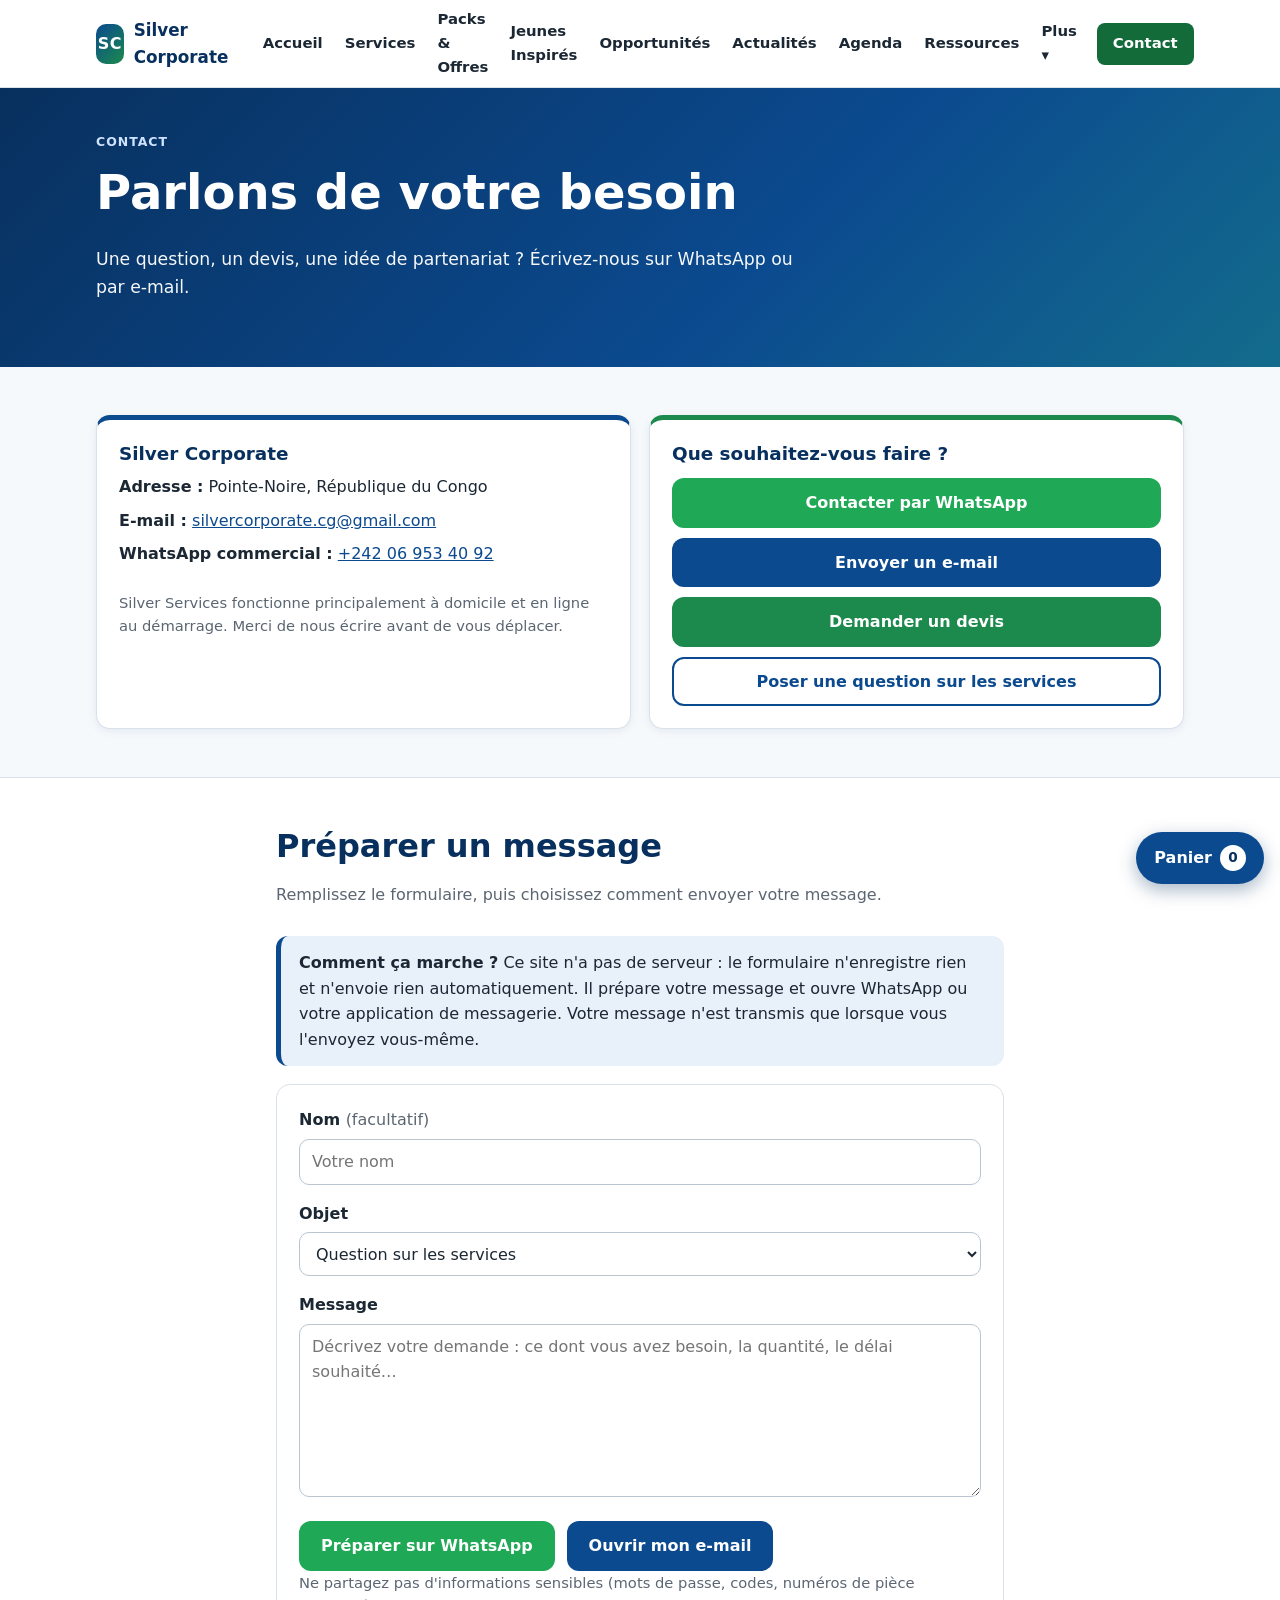
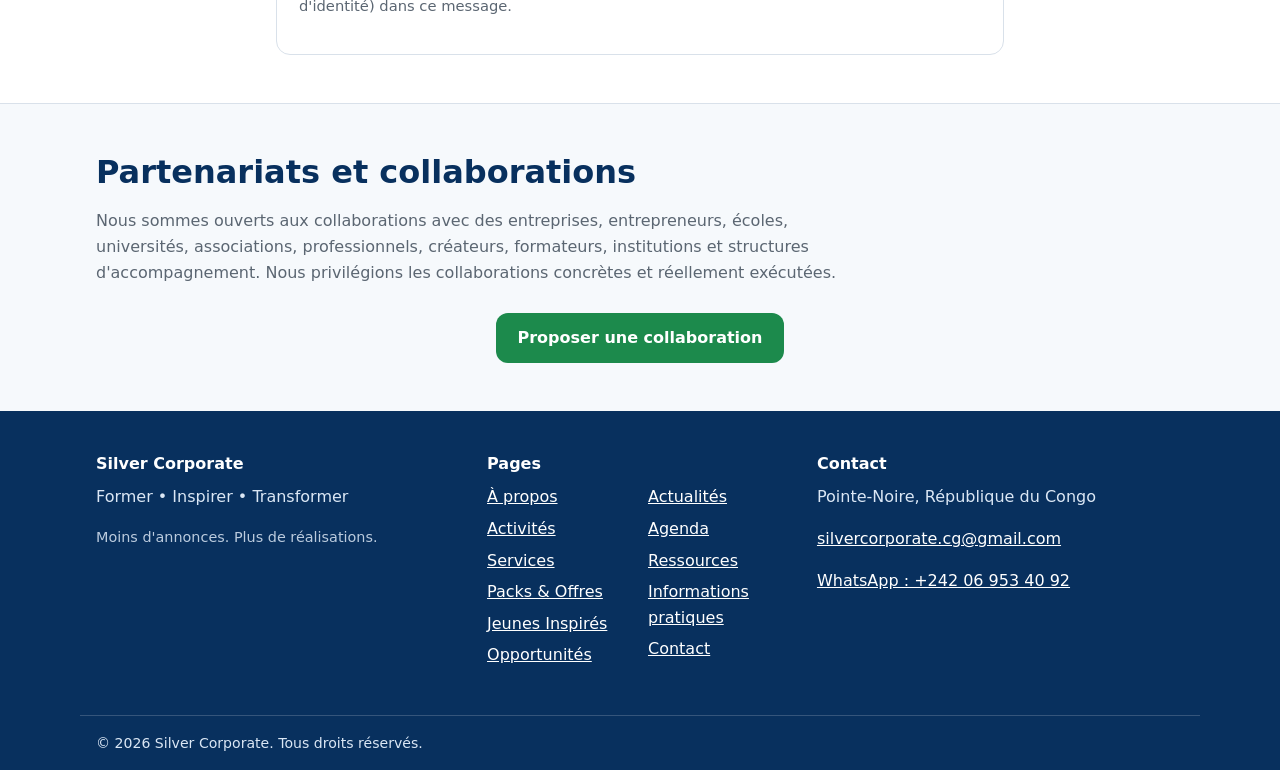
<file: contact.html>
<!DOCTYPE html>
<html lang="fr">
<head>
  <meta charset="UTF-8">
  <meta name="viewport" content="width=device-width, initial-scale=1">
  <title>Contact | Silver Corporate</title>
  <meta name="description" content="Contactez Silver Corporate à Pointe-Noire par WhatsApp ou par e-mail : devis, questions sur les services, partenariats.">
  <link rel="stylesheet" href="style.css">
</head>
<body>

  <!-- ========== EN-TÊTE ET MENU ========== -->
  <header class="site-header">
    <div class="container nav-wrapper">

      <a href="index.html" class="brand" aria-label="Silver Corporate - Accueil">
        <span class="brand-mark" aria-hidden="true">SC</span>
        <span class="brand-name">Silver Corporate</span>
      </a>

      <button class="nav-toggle" id="nav-toggle" type="button" aria-label="Ouvrir le menu" aria-expanded="false" aria-controls="main-nav">
        <span></span><span></span><span></span>
      </button>

      <nav class="main-nav" id="main-nav" aria-label="Navigation principale">
        <ul>
          <li><a href="index.html">Accueil</a></li>
          <li><a href="services.html">Services</a></li>
          <li><a href="packs-offres.html">Packs &amp; Offres</a></li>
          <li><a href="jeunes-inspires.html">Jeunes Inspirés</a></li>
          <li><a href="opportunites.html">Opportunités</a></li>
          <li><a href="actualites.html">Actualités</a></li>
          <li><a href="agenda.html">Agenda</a></li>
          <li><a href="ressources.html">Ressources</a></li>
          <li class="nav-more">
            <details>
              <summary>Plus</summary>
              <ul class="nav-submenu">
                <li><a href="about.html">À propos</a></li>
                <li><a href="activites.html">Activités</a></li>
                <li><a href="informations.html">Informations</a></li>
              </ul>
            </details>
          </li>
          <li><a href="contact.html" class="nav-cta" aria-current="page">Contact</a></li>
        </ul>
      </nav>

    </div>
  </header>

  <main>

    <!-- ========== TITRE DE LA PAGE ========== -->
    <section class="page-hero">
      <div class="container">
        <p class="eyebrow">Contact</p>
        <h1>Parlons de votre besoin</h1>
        <p class="page-lead">
          Une question, un devis, une idée de partenariat ? Écrivez-nous sur WhatsApp ou par e-mail.
        </p>
      </div>
    </section>

    <!-- ========== COORDONNÉES ET BOUTONS ========== -->
    <section class="section">
      <div class="container">
        <div class="grid grid-2">

          <article class="card card-accent-blue">
            <h3>Silver Corporate</h3>
            <ul class="contact-list">
              <li><strong>Adresse :</strong> Pointe-Noire, République du Congo</li>
              <li><strong>E-mail :</strong> <a href="mailto:silvercorporate.cg@gmail.com">silvercorporate.cg@gmail.com</a></li>
              <li><strong>WhatsApp commercial :</strong> <a href="https://wa.me/242069534092" target="_blank" rel="noopener">+242 06 953 40 92</a></li>
            </ul>
            <p class="note">
              Silver Services fonctionne principalement à domicile et en ligne au démarrage.
              Merci de nous écrire avant de vous déplacer.
            </p>
          </article>

          <article class="card card-accent-green">
            <h3>Que souhaitez-vous faire ?</h3>
            <div class="btn-stack">
              <a href="https://wa.me/242069534092?text=Bonjour%20Silver%20Corporate%2C%20je%20souhaite%20vous%20contacter."
                 class="btn btn-whatsapp" target="_blank" rel="noopener">Contacter par WhatsApp</a>
              <a href="mailto:silvercorporate.cg@gmail.com?subject=Contact%20Silver%20Corporate"
                 class="btn btn-primary">Envoyer un e-mail</a>
              <a href="https://wa.me/242069534092?text=Bonjour%20Silver%20Services%2C%20je%20souhaite%20un%20devis%20pour%20%3A%20"
                 class="btn btn-secondary" target="_blank" rel="noopener">Demander un devis</a>
              <a href="https://wa.me/242069534092?text=Bonjour%20Silver%20Services%2C%20j%27ai%20une%20question%20sur%20vos%20services%20%3A%20"
                 class="btn btn-ghost" target="_blank" rel="noopener">Poser une question sur les services</a>
            </div>
          </article>

        </div>
      </div>
    </section>

    <!-- ========== FORMULAIRE ========== -->
    <section class="section section-alt" id="formulaire">
      <div class="container container-narrow">
        <div class="section-head">
          <h2>Préparer un message</h2>
          <p>Remplissez le formulaire, puis choisissez comment envoyer votre message.</p>
        </div>

        <div class="notice notice-info">
          <p>
            <strong>Comment ça marche ?</strong>
            Ce site n'a pas de serveur : le formulaire n'enregistre rien et n'envoie rien automatiquement.
            Il prépare votre message et ouvre WhatsApp ou votre application de messagerie.
            Votre message n'est transmis que lorsque vous l'envoyez vous-même.
          </p>
        </div>

        <form class="contact-form" id="contact-form" novalidate>

          <div class="form-row">
            <label for="contact-name">Nom <span class="optional">(facultatif)</span></label>
            <input type="text" id="contact-name" name="nom" autocomplete="name" placeholder="Votre nom">
          </div>

          <div class="form-row">
            <label for="contact-subject">Objet</label>
            <select id="contact-subject" name="objet">
              <option value="Question sur les services">Question sur les services</option>
              <option value="Demande de devis">Demande de devis</option>
              <option value="Packs et offres">Packs et offres</option>
              <option value="Partenariat ou collaboration">Partenariat ou collaboration</option>
              <option value="Jeunes Inspirés">Jeunes Inspirés</option>
              <option value="Autre demande">Autre demande</option>
            </select>
          </div>

          <div class="form-row">
            <label for="contact-message">Message</label>
            <textarea id="contact-message" name="message" rows="6" required placeholder="Décrivez votre demande : ce dont vous avez besoin, la quantité, le délai souhaité…"></textarea>
            <p class="form-error" id="contact-error" role="alert" hidden>Merci d'écrire votre message avant de continuer.</p>
          </div>

          <div class="btn-row">
            <button type="button" class="btn btn-whatsapp" data-action="contact-whatsapp">Préparer sur WhatsApp</button>
            <button type="button" class="btn btn-primary" data-action="contact-email">Ouvrir mon e-mail</button>
          </div>

          <p class="note">
            Ne partagez pas d'informations sensibles (mots de passe, codes, numéros de pièce d'identité) dans ce message.
          </p>
        </form>
      </div>
    </section>

    <!-- ========== PARTENARIATS ========== -->
    <section class="section">
      <div class="container">
        <div class="section-head">
          <h2>Partenariats et collaborations</h2>
          <p>
            Nous sommes ouverts aux collaborations avec des entreprises, entrepreneurs, écoles, universités,
            associations, professionnels, créateurs, formateurs, institutions et structures d'accompagnement.
            Nous privilégions les collaborations concrètes et réellement exécutées.
          </p>
        </div>
        <div class="btn-row btn-row-center">
          <a href="https://wa.me/242069534092?text=Bonjour%20Silver%20Corporate%2C%20je%20souhaite%20vous%20proposer%20une%20collaboration%20%3A%20"
             class="btn btn-green" target="_blank" rel="noopener">Proposer une collaboration</a>
        </div>
      </div>
    </section>

  </main>

  <!-- ========== PIED DE PAGE ========== -->
  <footer class="site-footer">
    <div class="container footer-grid">

      <div>
        <p class="footer-title">Silver Corporate</p>
        <p>Former • Inspirer • Transformer</p>
        <p class="footer-small">Moins d'annonces. Plus de réalisations.</p>
      </div>

      <div>
        <p class="footer-title">Pages</p>
        <ul class="footer-links">
          <li><a href="about.html">À propos</a></li>
          <li><a href="activites.html">Activités</a></li>
          <li><a href="services.html">Services</a></li>
          <li><a href="packs-offres.html">Packs &amp; Offres</a></li>
          <li><a href="jeunes-inspires.html">Jeunes Inspirés</a></li>
          <li><a href="opportunites.html">Opportunités</a></li>
          <li><a href="actualites.html">Actualités</a></li>
          <li><a href="agenda.html">Agenda</a></li>
          <li><a href="ressources.html">Ressources</a></li>
          <li><a href="informations.html">Informations pratiques</a></li>
          <li><a href="contact.html">Contact</a></li>
        </ul>
      </div>

      <div>
        <p class="footer-title">Contact</p>
        <p>Pointe-Noire, République du Congo</p>
        <p><a href="mailto:silvercorporate.cg@gmail.com">silvercorporate.cg@gmail.com</a></p>
        <p><a href="https://wa.me/242069534092" target="_blank" rel="noopener">WhatsApp : +242 06 953 40 92</a></p>
      </div>

    </div>
    <div class="container footer-bottom">
      <p>© <span id="year">2026</span> Silver Corporate. Tous droits réservés.</p>
    </div>
  </footer>

  <script src="script.js" defer></script>
</body>
</html>
</file>
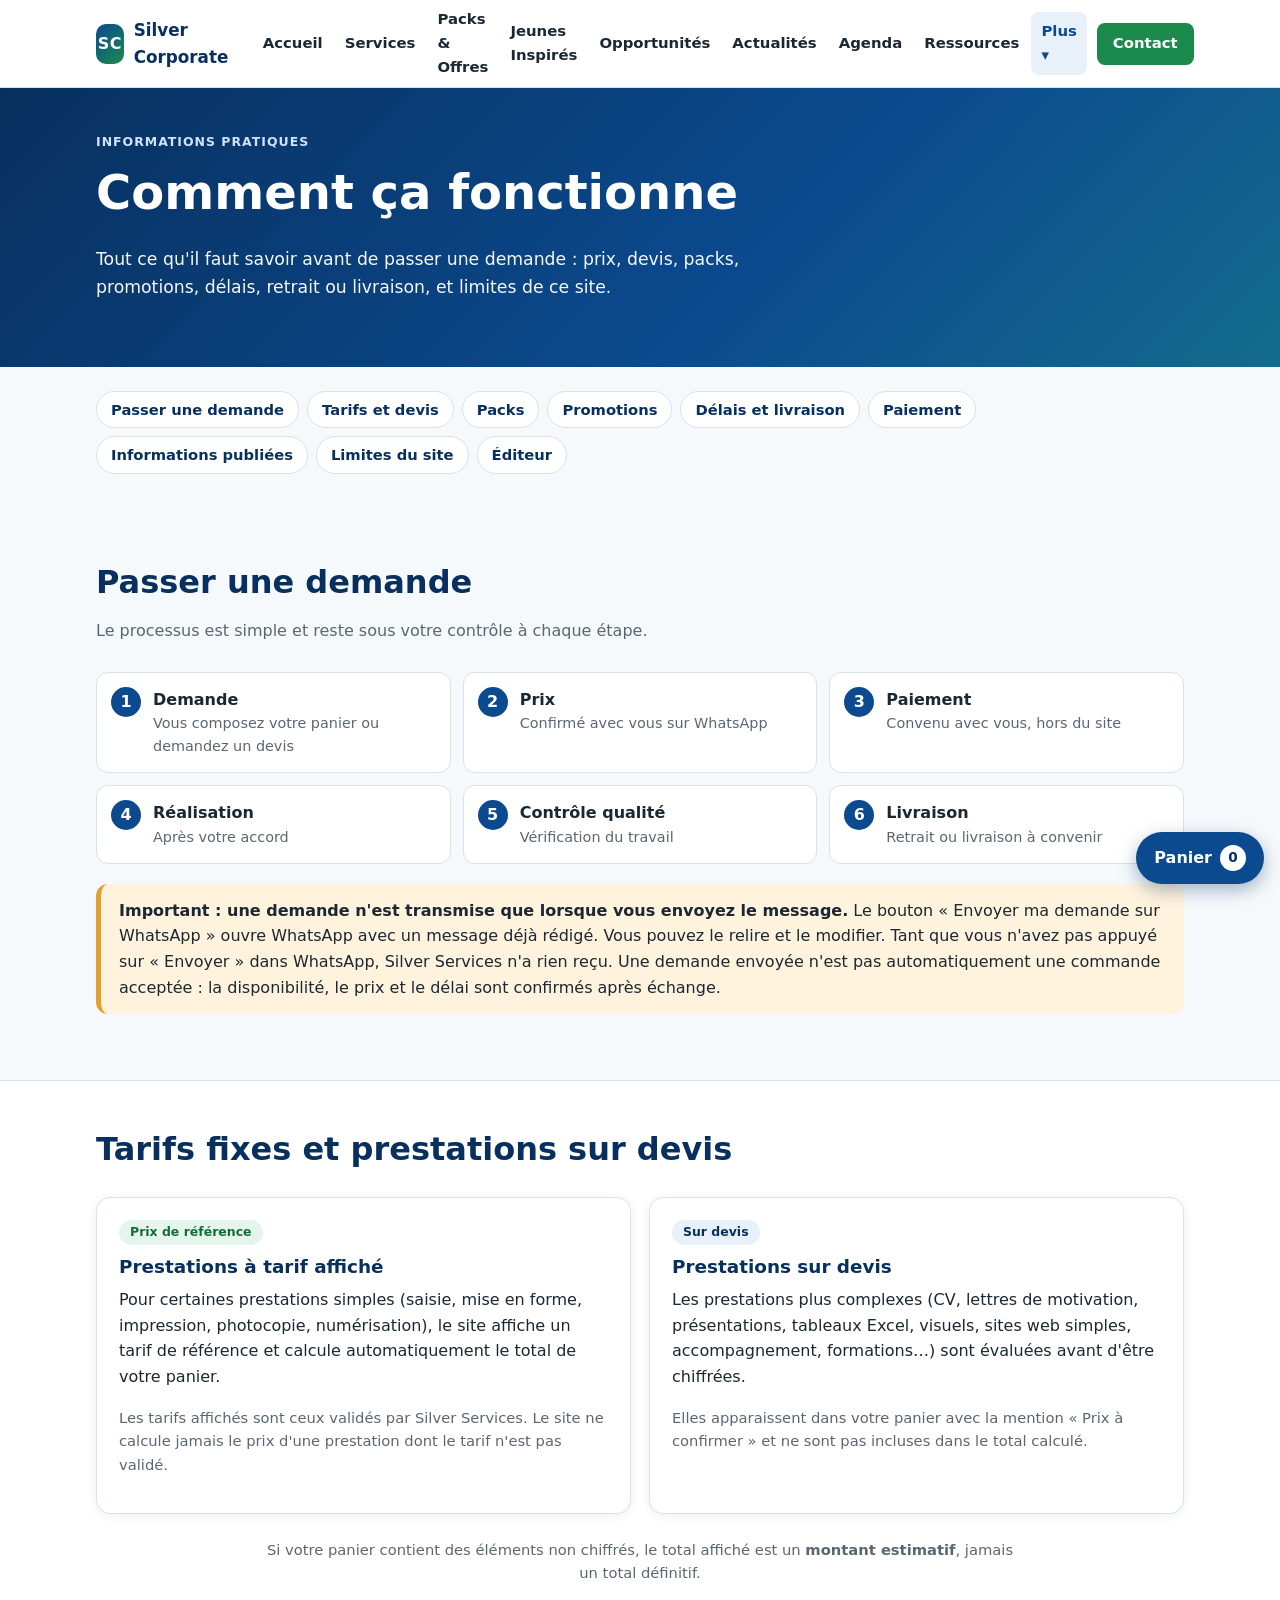
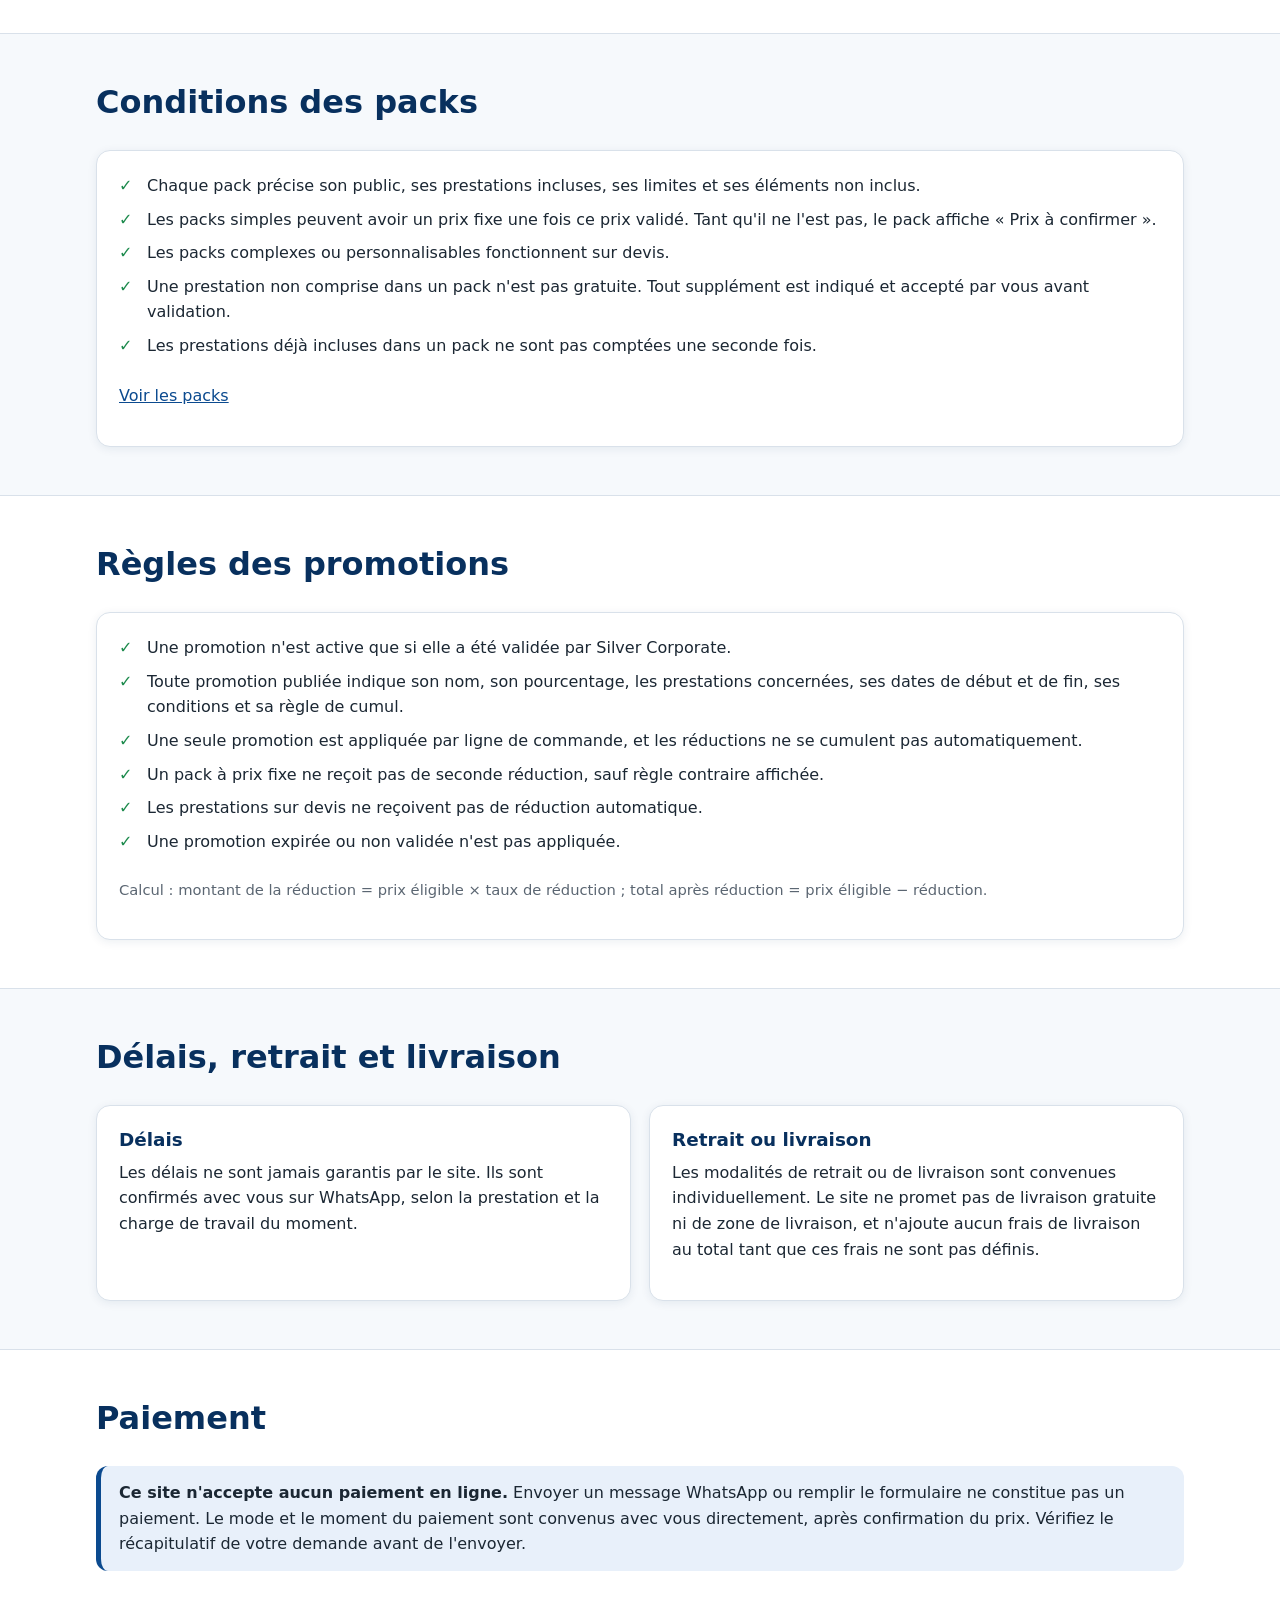
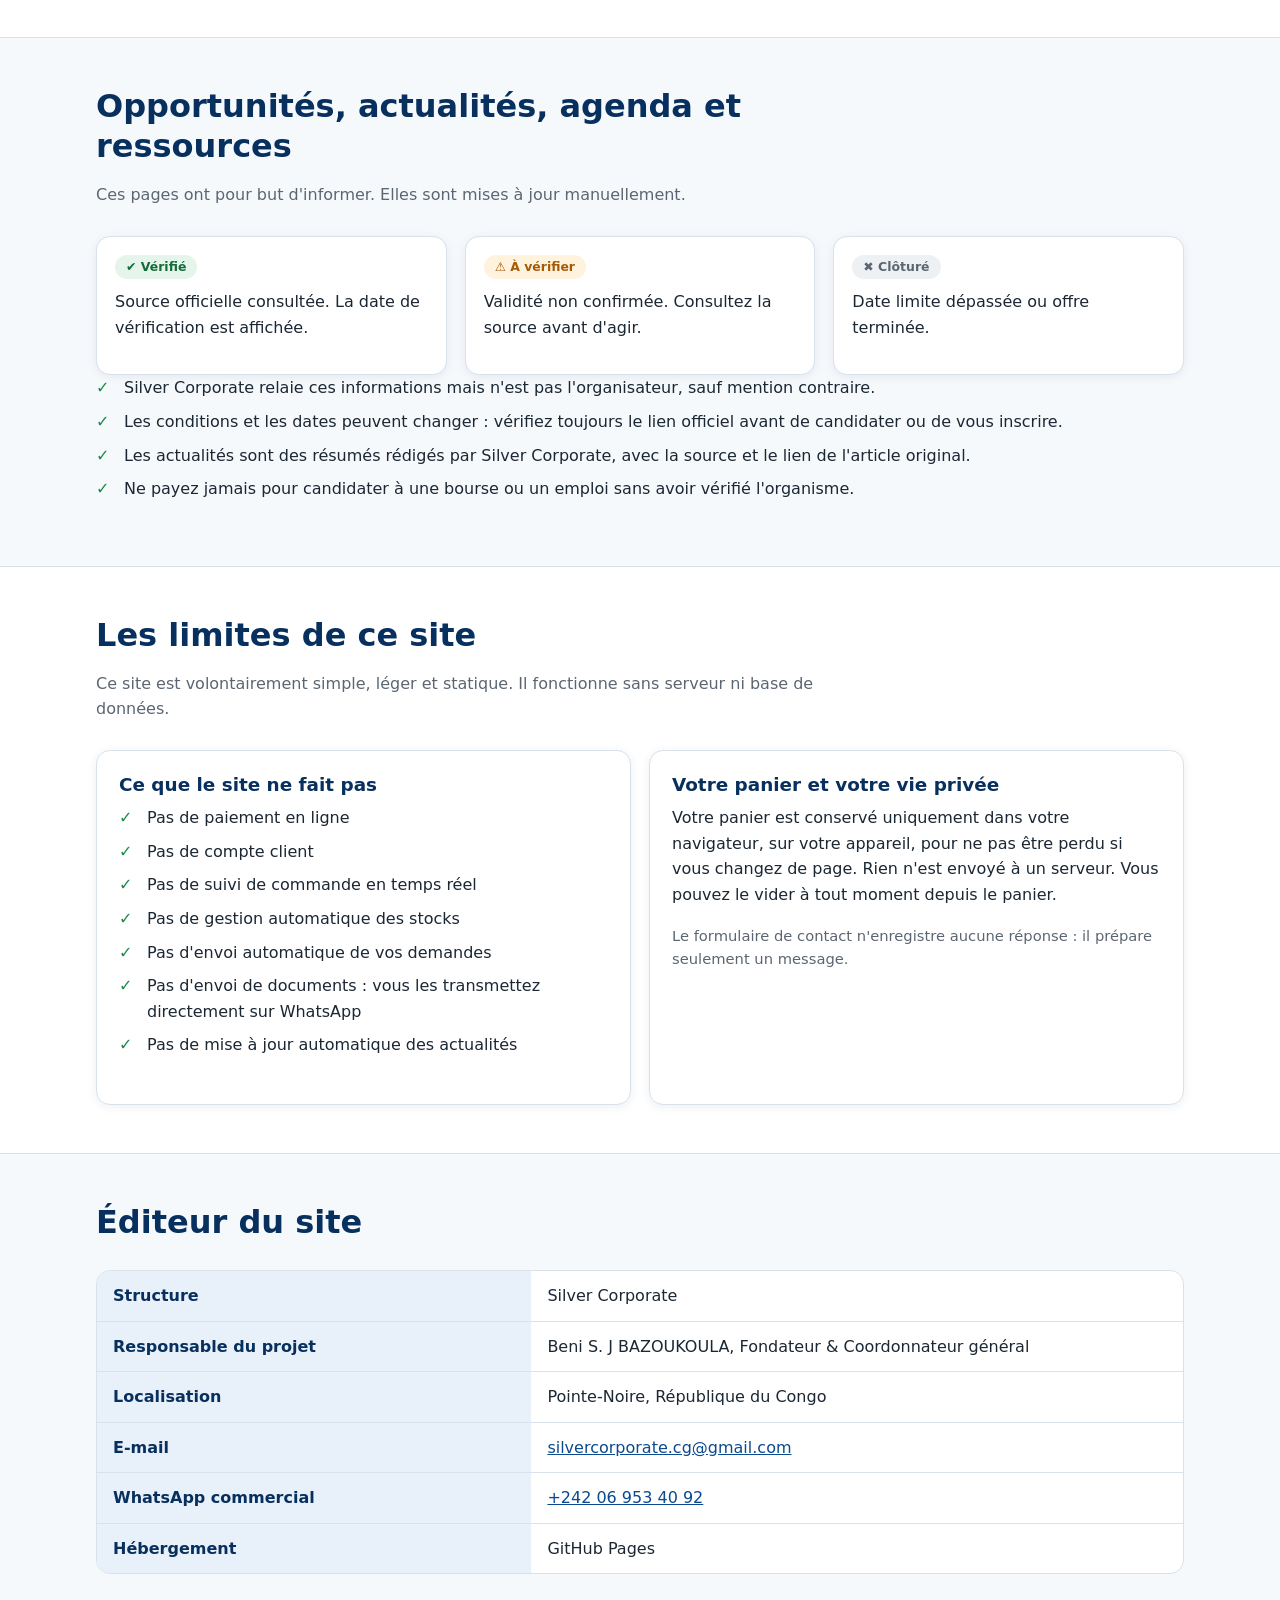
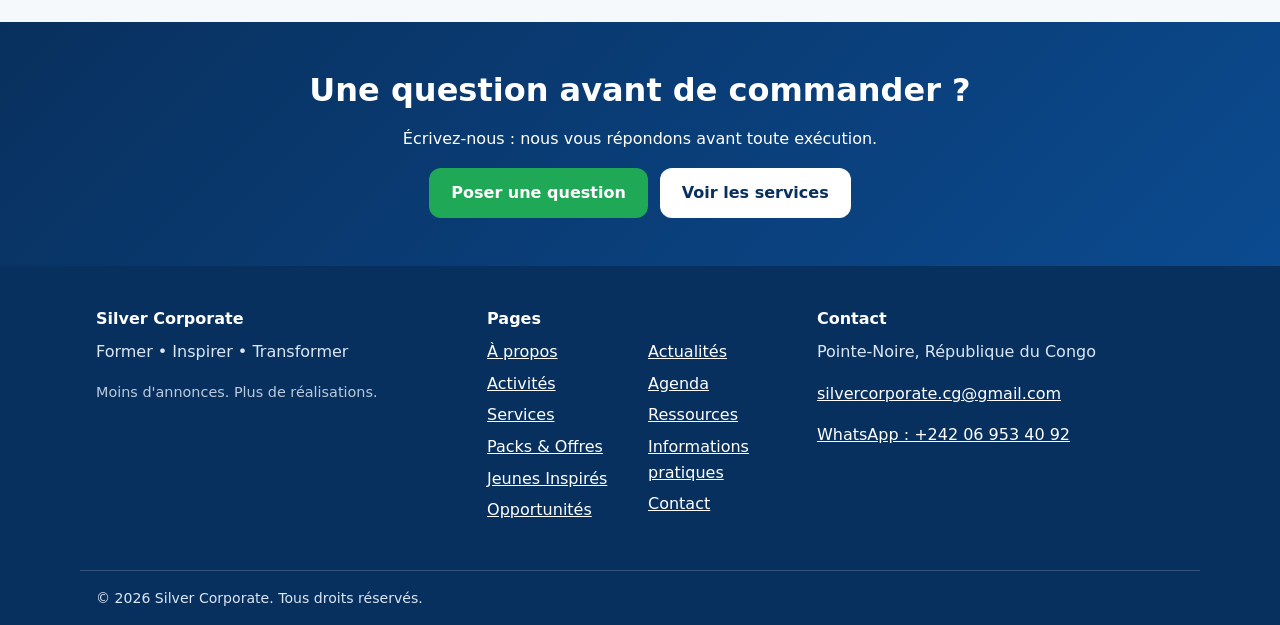
<file: informations.html>
<!DOCTYPE html>
<html lang="fr">
<head>
  <meta charset="UTF-8">
  <meta name="viewport" content="width=device-width, initial-scale=1">
  <title>Informations pratiques | Silver Corporate</title>
  <meta name="description" content="Fonctionnement des demandes, tarifs fixes et devis, packs, promotions, délais, retrait ou livraison, et limites du site Silver Corporate.">
  <link rel="stylesheet" href="style.css">
</head>
<body>

  <!-- ========== EN-TÊTE ET MENU ========== -->
  <header class="site-header">
    <div class="container nav-wrapper">

      <a href="index.html" class="brand" aria-label="Silver Corporate - Accueil">
        <span class="brand-mark" aria-hidden="true">SC</span>
        <span class="brand-name">Silver Corporate</span>
      </a>

      <button class="nav-toggle" id="nav-toggle" type="button" aria-label="Ouvrir le menu" aria-expanded="false" aria-controls="main-nav">
        <span></span><span></span><span></span>
      </button>

      <nav class="main-nav" id="main-nav" aria-label="Navigation principale">
        <ul>
          <li><a href="index.html">Accueil</a></li>
          <li><a href="services.html">Services</a></li>
          <li><a href="packs-offres.html">Packs &amp; Offres</a></li>
          <li><a href="jeunes-inspires.html">Jeunes Inspirés</a></li>
          <li><a href="opportunites.html">Opportunités</a></li>
          <li><a href="actualites.html">Actualités</a></li>
          <li><a href="agenda.html">Agenda</a></li>
          <li><a href="ressources.html">Ressources</a></li>
          <li class="nav-more">
            <details>
              <summary>Plus</summary>
              <ul class="nav-submenu">
                <li><a href="about.html">À propos</a></li>
                <li><a href="activites.html">Activités</a></li>
                <li><a href="informations.html" aria-current="page">Informations</a></li>
              </ul>
            </details>
          </li>
          <li><a href="contact.html" class="nav-cta">Contact</a></li>
        </ul>
      </nav>

    </div>
  </header>

  <main>

    <!-- ========== TITRE DE LA PAGE ========== -->
    <section class="page-hero">
      <div class="container">
        <p class="eyebrow">Informations pratiques</p>
        <h1>Comment ça fonctionne</h1>
        <p class="page-lead">
          Tout ce qu'il faut savoir avant de passer une demande : prix, devis, packs, promotions, délais,
          retrait ou livraison, et limites de ce site.
        </p>
      </div>
    </section>

    <!-- ========== SOMMAIRE ========== -->
    <section class="section section-tight">
      <div class="container">
        <ul class="tag-list">
          <li><a class="tag" href="#commande">Passer une demande</a></li>
          <li><a class="tag" href="#tarifs">Tarifs et devis</a></li>
          <li><a class="tag" href="#packs">Packs</a></li>
          <li><a class="tag" href="#promotions">Promotions</a></li>
          <li><a class="tag" href="#delais">Délais et livraison</a></li>
          <li><a class="tag" href="#paiement">Paiement</a></li>
          <li><a class="tag" href="#informations-publiees">Informations publiées</a></li>
          <li><a class="tag" href="#limites">Limites du site</a></li>
          <li><a class="tag" href="#editeur">Éditeur</a></li>
        </ul>
      </div>
    </section>

    <!-- ========== PASSER UNE DEMANDE ========== -->
    <section class="section" id="commande">
      <div class="container">
        <div class="section-head">
          <h2>Passer une demande</h2>
          <p>Le processus est simple et reste sous votre contrôle à chaque étape.</p>
        </div>

        <ol class="steps steps-row">
          <li><strong>Demande</strong><span>Vous composez votre panier ou demandez un devis</span></li>
          <li><strong>Prix</strong><span>Confirmé avec vous sur WhatsApp</span></li>
          <li><strong>Paiement</strong><span>Convenu avec vous, hors du site</span></li>
          <li><strong>Réalisation</strong><span>Après votre accord</span></li>
          <li><strong>Contrôle qualité</strong><span>Vérification du travail</span></li>
          <li><strong>Livraison</strong><span>Retrait ou livraison à convenir</span></li>
        </ol>

        <div class="notice notice-warning">
          <p>
            <strong>Important : une demande n'est transmise que lorsque vous envoyez le message.</strong>
            Le bouton « Envoyer ma demande sur WhatsApp » ouvre WhatsApp avec un message déjà rédigé.
            Vous pouvez le relire et le modifier. Tant que vous n'avez pas appuyé sur « Envoyer » dans WhatsApp,
            Silver Services n'a rien reçu. Une demande envoyée n'est pas automatiquement une commande acceptée :
            la disponibilité, le prix et le délai sont confirmés après échange.
          </p>
        </div>
      </div>
    </section>

    <!-- ========== TARIFS ET DEVIS ========== -->
    <section class="section section-alt" id="tarifs">
      <div class="container">
        <div class="section-head">
          <h2>Tarifs fixes et prestations sur devis</h2>
        </div>

        <div class="grid grid-2">
          <div class="card">
            <span class="badge badge-green">Prix de référence</span>
            <h3>Prestations à tarif affiché</h3>
            <p>
              Pour certaines prestations simples (saisie, mise en forme, impression, photocopie, numérisation),
              le site affiche un tarif de référence et calcule automatiquement le total de votre panier.
            </p>
            <p class="note">
              Les tarifs affichés sont ceux validés par Silver Services. Le site ne calcule jamais le prix
              d'une prestation dont le tarif n'est pas validé.
            </p>
          </div>

          <div class="card">
            <span class="badge badge-blue">Sur devis</span>
            <h3>Prestations sur devis</h3>
            <p>
              Les prestations plus complexes (CV, lettres de motivation, présentations, tableaux Excel, visuels,
              sites web simples, accompagnement, formations…) sont évaluées avant d'être chiffrées.
            </p>
            <p class="note">
              Elles apparaissent dans votre panier avec la mention « Prix à confirmer » et ne sont pas incluses
              dans le total calculé.
            </p>
          </div>
        </div>

        <p class="note note-center">
          Si votre panier contient des éléments non chiffrés, le total affiché est un <strong>montant estimatif</strong>,
          jamais un total définitif.
        </p>
      </div>
    </section>

    <!-- ========== PACKS ========== -->
    <section class="section" id="packs">
      <div class="container">
        <div class="section-head">
          <h2>Conditions des packs</h2>
        </div>

        <div class="card">
          <ul class="list-check">
            <li>Chaque pack précise son public, ses prestations incluses, ses limites et ses éléments non inclus.</li>
            <li>Les packs simples peuvent avoir un prix fixe une fois ce prix validé. Tant qu'il ne l'est pas, le pack affiche « Prix à confirmer ».</li>
            <li>Les packs complexes ou personnalisables fonctionnent sur devis.</li>
            <li>Une prestation non comprise dans un pack n'est pas gratuite. Tout supplément est indiqué et accepté par vous avant validation.</li>
            <li>Les prestations déjà incluses dans un pack ne sont pas comptées une seconde fois.</li>
          </ul>
          <p><a href="packs-offres.html">Voir les packs</a></p>
        </div>
      </div>
    </section>

    <!-- ========== PROMOTIONS ========== -->
    <section class="section section-alt" id="promotions">
      <div class="container">
        <div class="section-head">
          <h2>Règles des promotions</h2>
        </div>

        <div class="card">
          <ul class="list-check">
            <li>Une promotion n'est active que si elle a été validée par Silver Corporate.</li>
            <li>Toute promotion publiée indique son nom, son pourcentage, les prestations concernées, ses dates de début et de fin, ses conditions et sa règle de cumul.</li>
            <li>Une seule promotion est appliquée par ligne de commande, et les réductions ne se cumulent pas automatiquement.</li>
            <li>Un pack à prix fixe ne reçoit pas de seconde réduction, sauf règle contraire affichée.</li>
            <li>Les prestations sur devis ne reçoivent pas de réduction automatique.</li>
            <li>Une promotion expirée ou non validée n'est pas appliquée.</li>
          </ul>
          <p class="note">
            Calcul : montant de la réduction = prix éligible × taux de réduction ; total après réduction = prix éligible − réduction.
          </p>
        </div>
      </div>
    </section>

    <!-- ========== DÉLAIS, RETRAIT, LIVRAISON ========== -->
    <section class="section" id="delais">
      <div class="container">
        <div class="section-head">
          <h2>Délais, retrait et livraison</h2>
        </div>

        <div class="grid grid-2">
          <div class="card">
            <h3>Délais</h3>
            <p>
              Les délais ne sont jamais garantis par le site. Ils sont confirmés avec vous sur WhatsApp,
              selon la prestation et la charge de travail du moment.
            </p>
          </div>
          <div class="card">
            <h3>Retrait ou livraison</h3>
            <p>
              Les modalités de retrait ou de livraison sont convenues individuellement. Le site ne promet pas
              de livraison gratuite ni de zone de livraison, et n'ajoute aucun frais de livraison au total tant que ces frais ne sont pas définis.
            </p>
          </div>
        </div>
      </div>
    </section>

    <!-- ========== PAIEMENT ========== -->
    <section class="section section-alt" id="paiement">
      <div class="container">
        <div class="section-head">
          <h2>Paiement</h2>
        </div>

        <div class="notice notice-info">
          <p>
            <strong>Ce site n'accepte aucun paiement en ligne.</strong>
            Envoyer un message WhatsApp ou remplir le formulaire ne constitue pas un paiement.
            Le mode et le moment du paiement sont convenus avec vous directement, après confirmation du prix.
            Vérifiez le récapitulatif de votre demande avant de l'envoyer.
          </p>
        </div>
      </div>
    </section>

    <!-- ========== INFORMATIONS PUBLIÉES ========== -->
    <section class="section" id="informations-publiees">
      <div class="container">
        <div class="section-head">
          <h2>Opportunités, actualités, agenda et ressources</h2>
          <p>Ces pages ont pour but d'informer. Elles sont mises à jour manuellement.</p>
        </div>

        <div class="grid grid-3">
          <div class="card card-small">
            <span class="badge badge-green">✔ Vérifié</span>
            <p>Source officielle consultée. La date de vérification est affichée.</p>
          </div>
          <div class="card card-small">
            <span class="badge badge-orange">⚠ À vérifier</span>
            <p>Validité non confirmée. Consultez la source avant d'agir.</p>
          </div>
          <div class="card card-small">
            <span class="badge badge-gray">✖ Clôturé</span>
            <p>Date limite dépassée ou offre terminée.</p>
          </div>
        </div>

        <ul class="list-check">
          <li>Silver Corporate relaie ces informations mais n'est pas l'organisateur, sauf mention contraire.</li>
          <li>Les conditions et les dates peuvent changer : vérifiez toujours le lien officiel avant de candidater ou de vous inscrire.</li>
          <li>Les actualités sont des résumés rédigés par Silver Corporate, avec la source et le lien de l'article original.</li>
          <li>Ne payez jamais pour candidater à une bourse ou un emploi sans avoir vérifié l'organisme.</li>
        </ul>
      </div>
    </section>

    <!-- ========== LIMITES DU SITE ========== -->
    <section class="section section-alt" id="limites">
      <div class="container">
        <div class="section-head">
          <h2>Les limites de ce site</h2>
          <p>Ce site est volontairement simple, léger et statique. Il fonctionne sans serveur ni base de données.</p>
        </div>

        <div class="grid grid-2">
          <div class="card">
            <h3>Ce que le site ne fait pas</h3>
            <ul class="list-check">
              <li>Pas de paiement en ligne</li>
              <li>Pas de compte client</li>
              <li>Pas de suivi de commande en temps réel</li>
              <li>Pas de gestion automatique des stocks</li>
              <li>Pas d'envoi automatique de vos demandes</li>
              <li>Pas d'envoi de documents : vous les transmettez directement sur WhatsApp</li>
              <li>Pas de mise à jour automatique des actualités</li>
            </ul>
          </div>

          <div class="card">
            <h3>Votre panier et votre vie privée</h3>
            <p>
              Votre panier est conservé uniquement dans votre navigateur, sur votre appareil, pour ne pas être perdu
              si vous changez de page. Rien n'est envoyé à un serveur.
              Vous pouvez le vider à tout moment depuis le panier.
            </p>
            <p class="note">
              Le formulaire de contact n'enregistre aucune réponse : il prépare seulement un message.
            </p>
          </div>
        </div>
      </div>
    </section>

    <!-- ========== ÉDITEUR ========== -->
    <section class="section" id="editeur">
      <div class="container">
        <div class="section-head">
          <h2>Éditeur du site</h2>
        </div>

        <div class="info-table-wrap">
          <table class="info-table">
            <tbody>
              <tr><th scope="row">Structure</th><td>Silver Corporate</td></tr>
              <tr><th scope="row">Responsable du projet</th><td>Beni S. J BAZOUKOULA, Fondateur &amp; Coordonnateur général</td></tr>
              <tr><th scope="row">Localisation</th><td>Pointe-Noire, République du Congo</td></tr>
              <tr><th scope="row">E-mail</th><td><a href="mailto:silvercorporate.cg@gmail.com">silvercorporate.cg@gmail.com</a></td></tr>
              <tr><th scope="row">WhatsApp commercial</th><td><a href="https://wa.me/242069534092" target="_blank" rel="noopener">+242 06 953 40 92</a></td></tr>
              <tr><th scope="row">Hébergement</th><td>GitHub Pages</td></tr>
            </tbody>
          </table>
        </div>
      </div>
    </section>

    <!-- ========== APPEL À L'ACTION ========== -->
    <section class="section cta-section">
      <div class="container cta-inner">
        <h2>Une question avant de commander ?</h2>
        <p>Écrivez-nous : nous vous répondons avant toute exécution.</p>
        <div class="btn-row btn-row-center">
          <a href="https://wa.me/242069534092?text=Bonjour%20Silver%20Services%2C%20j%27ai%20une%20question%20avant%20de%20commander."
             class="btn btn-whatsapp" target="_blank" rel="noopener">Poser une question</a>
          <a href="services.html" class="btn btn-light">Voir les services</a>
        </div>
      </div>
    </section>

  </main>

  <!-- ========== PIED DE PAGE ========== -->
  <footer class="site-footer">
    <div class="container footer-grid">

      <div>
        <p class="footer-title">Silver Corporate</p>
        <p>Former • Inspirer • Transformer</p>
        <p class="footer-small">Moins d'annonces. Plus de réalisations.</p>
      </div>

      <div>
        <p class="footer-title">Pages</p>
        <ul class="footer-links">
          <li><a href="about.html">À propos</a></li>
          <li><a href="activites.html">Activités</a></li>
          <li><a href="services.html">Services</a></li>
          <li><a href="packs-offres.html">Packs &amp; Offres</a></li>
          <li><a href="jeunes-inspires.html">Jeunes Inspirés</a></li>
          <li><a href="opportunites.html">Opportunités</a></li>
          <li><a href="actualites.html">Actualités</a></li>
          <li><a href="agenda.html">Agenda</a></li>
          <li><a href="ressources.html">Ressources</a></li>
          <li><a href="informations.html">Informations pratiques</a></li>
          <li><a href="contact.html">Contact</a></li>
        </ul>
      </div>

      <div>
        <p class="footer-title">Contact</p>
        <p>Pointe-Noire, République du Congo</p>
        <p><a href="mailto:silvercorporate.cg@gmail.com">silvercorporate.cg@gmail.com</a></p>
        <p><a href="https://wa.me/242069534092" target="_blank" rel="noopener">WhatsApp : +242 06 953 40 92</a></p>
      </div>

    </div>
    <div class="container footer-bottom">
      <p>© <span id="year">2026</span> Silver Corporate. Tous droits réservés.</p>
    </div>
  </footer>

  <script src="script.js" defer></script>
</body>
</html>
</file>
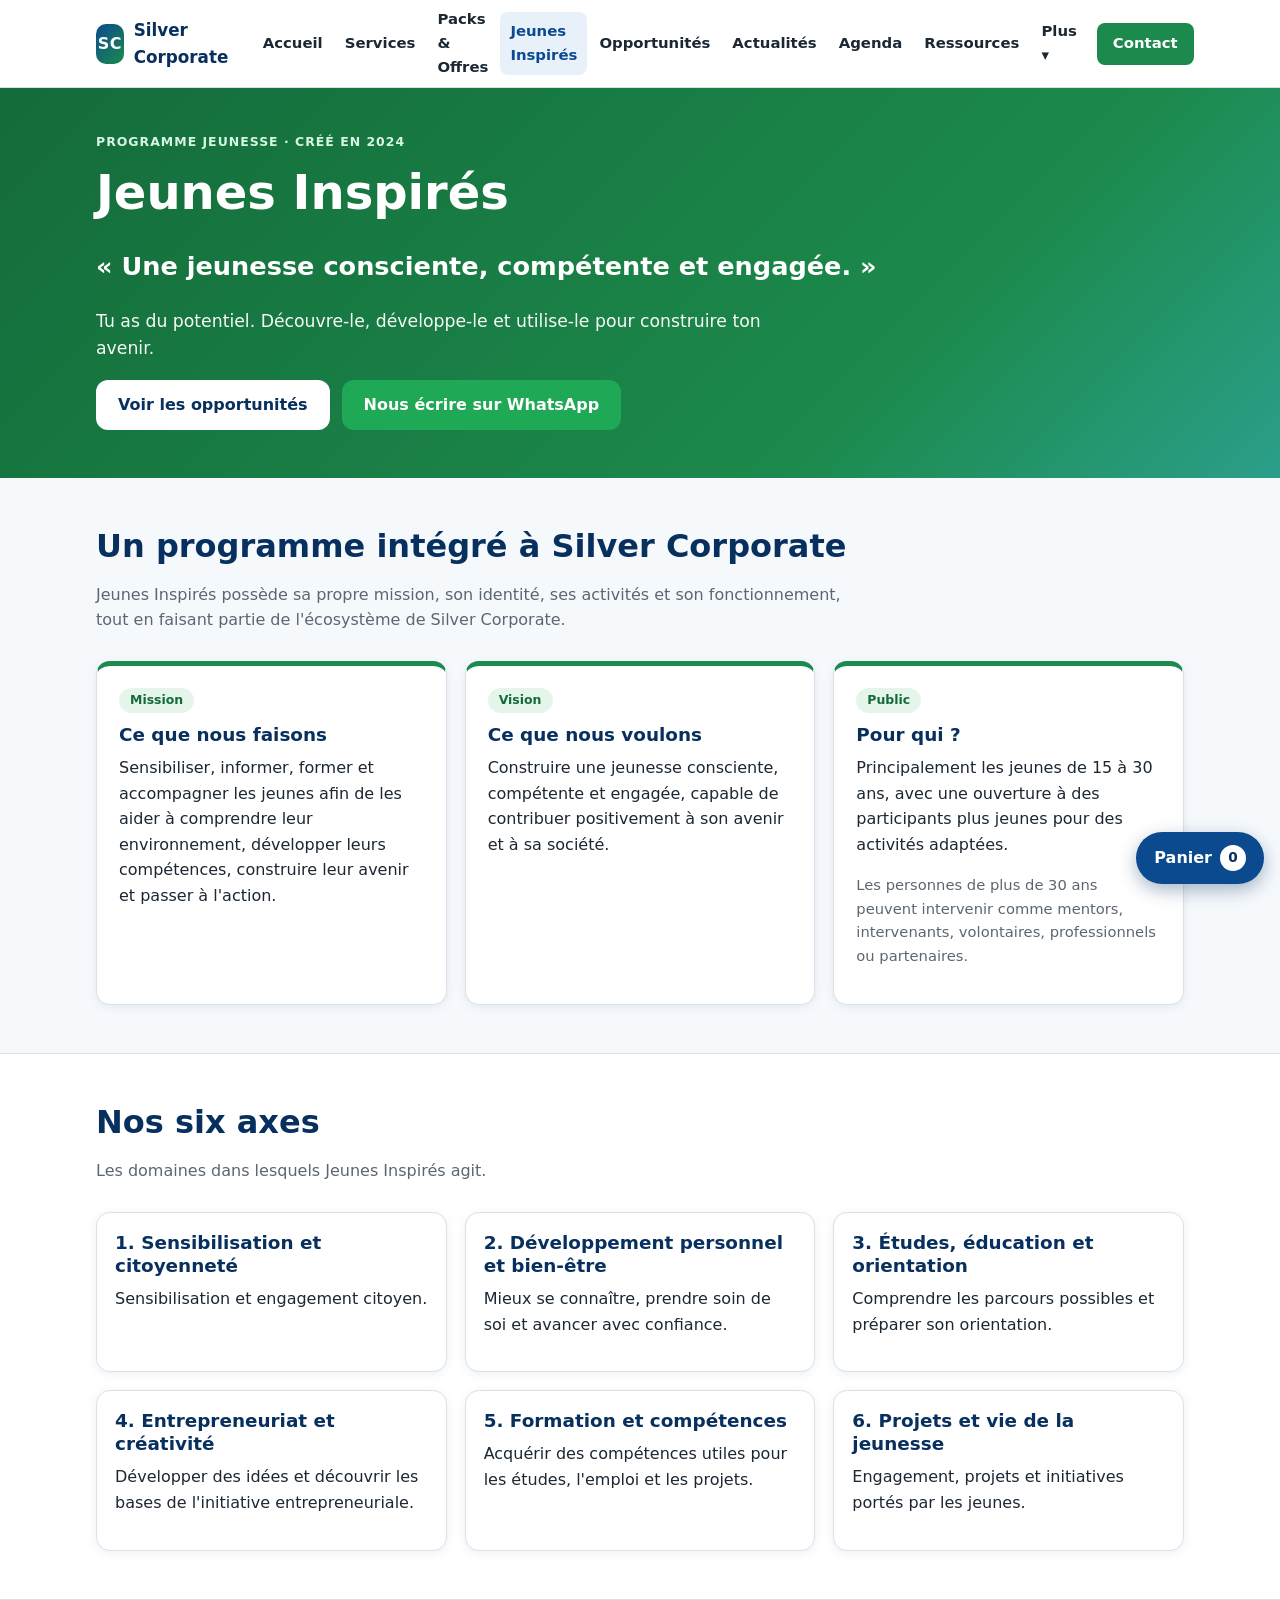
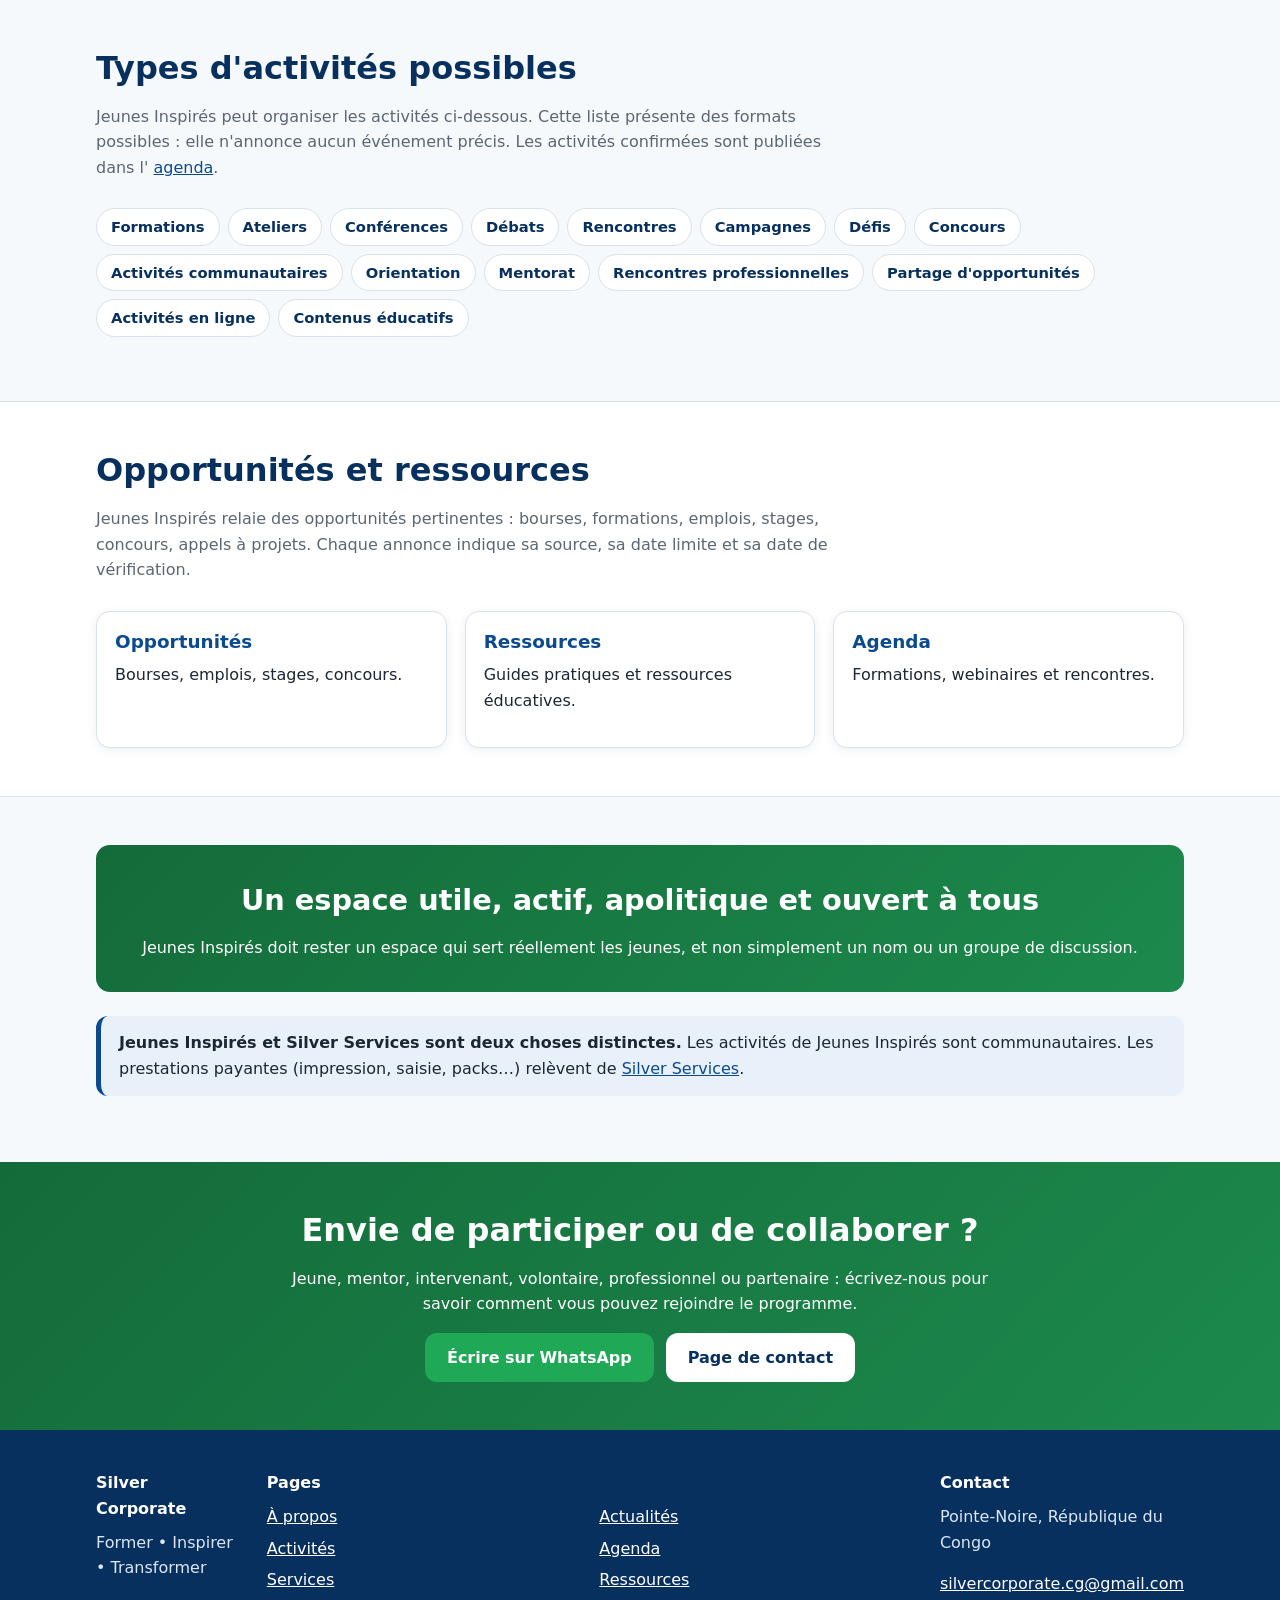
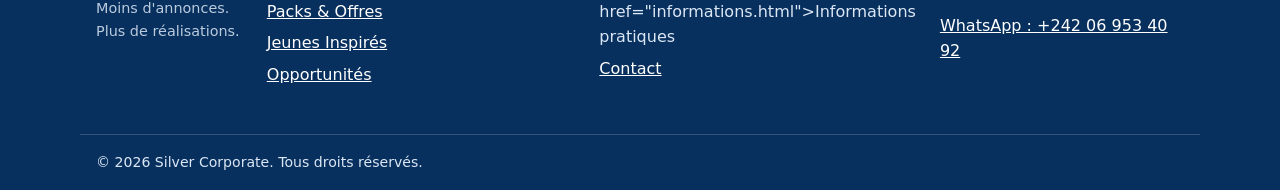
<file: jeunes-inspires.html>
<!DOCTYPE html>
<html lang="fr">
<head>
  <meta charset="UTF-8">
  <meta name="viewport" content="width=device-width, initial-scale=1">
  <title>Jeunes Inspirés | Silver Corporate</title>
  <meta name="description" content="Jeunes Inspirés : programme jeunesse de Silver Corporate pour l'orientation, les compétences, la citoyenneté, le bien-être, l'entrepreneuriat et les projets des jeunes.">
  <link rel="stylesheet" href="style.css">
</head>
<body>

  <!-- ========== EN-TÊTE ET MENU ========== -->
  <header class="site-header">
    <div class="container nav-wrapper">

      <a href="index.html" class="brand" aria-label="Silver Corporate - Accueil">
        <span class="brand-mark" aria-hidden="true">SC</span>
        <span class="brand-name">Silver Corporate</span>
      </a>

      <button class="nav-toggle" id="nav-toggle" type="button" aria-label="Ouvrir le menu" aria-expanded="false" aria-controls="main-nav">
        <span></span><span></span><span></span>
      </button>

      <nav class="main-nav" id="main-nav" aria-label="Navigation principale">
        <ul>
          <li><a href="index.html">Accueil</a></li>
          <li><a href="services.html">Services</a></li>
          <li><a href="packs-offres.html">Packs &amp; Offres</a></li>
          <li><a href="jeunes-inspires.html" aria-current="page">Jeunes Inspirés</a></li>
          <li><a href="opportunites.html">Opportunités</a></li>
          <li><a href="actualites.html">Actualités</a></li>
          <li><a href="agenda.html">Agenda</a></li>
          <li><a href="ressources.html">Ressources</a></li>
          <li class="nav-more">
            <details>
              <summary>Plus</summary>
              <ul class="nav-submenu">
                <li><a href="about.html">À propos</a></li>
                <li><a href="activites.html">Activités</a></li>
                <li><a href="informations.html">Informations</a></li>
              </ul>
            </details>
          </li>
          <li><a href="contact.html" class="nav-cta">Contact</a></li>
        </ul>
      </nav>

    </div>
  </header>

  <main>

    <!-- ========== TITRE DE LA PAGE ========== -->
    <section class="page-hero page-hero-green">
      <div class="container">
        <p class="eyebrow">Programme jeunesse · créé en 2024</p>
        <h1>Jeunes Inspirés</h1>
        <p class="hero-slogan">« Une jeunesse consciente, compétente et engagée. »</p>
        <p class="page-lead">
          Tu as du potentiel. Découvre-le, développe-le et utilise-le pour construire ton avenir.
        </p>
        <div class="btn-row">
          <a href="opportunites.html" class="btn btn-light">Voir les opportunités</a>
          <a href="https://wa.me/242069534092?text=Bonjour%2C%20je%20souhaite%20des%20informations%20sur%20Jeunes%20Inspir%C3%A9s."
             class="btn btn-whatsapp" target="_blank" rel="noopener">Nous écrire sur WhatsApp</a>
        </div>
      </div>
    </section>

    <!-- ========== PRÉSENTATION ========== -->
    <section class="section">
      <div class="container">
        <div class="section-head">
          <h2>Un programme intégré à Silver Corporate</h2>
          <p>
            Jeunes Inspirés possède sa propre mission, son identité, ses activités et son fonctionnement,
            tout en faisant partie de l'écosystème de Silver Corporate.
          </p>
        </div>

        <div class="grid grid-3">
          <article class="card card-accent-green">
            <span class="badge badge-green">Mission</span>
            <h3>Ce que nous faisons</h3>
            <p>
              Sensibiliser, informer, former et accompagner les jeunes afin de les aider à comprendre
              leur environnement, développer leurs compétences, construire leur avenir et passer à l'action.
            </p>
          </article>

          <article class="card card-accent-green">
            <span class="badge badge-green">Vision</span>
            <h3>Ce que nous voulons</h3>
            <p>
              Construire une jeunesse consciente, compétente et engagée, capable de contribuer
              positivement à son avenir et à sa société.
            </p>
          </article>

          <article class="card card-accent-green">
            <span class="badge badge-green">Public</span>
            <h3>Pour qui ?</h3>
            <p>
              Principalement les jeunes de 15 à 30 ans, avec une ouverture à des participants plus jeunes
              pour des activités adaptées.
            </p>
            <p class="note">
              Les personnes de plus de 30 ans peuvent intervenir comme mentors, intervenants, volontaires,
              professionnels ou partenaires.
            </p>
          </article>
        </div>
      </div>
    </section>

    <!-- ========== DOMAINES D'INTÉRÊT ========== -->
    <section class="section section-alt">
      <div class="container">
        <div class="section-head">
          <h2>Nos six axes</h2>
          <p>Les domaines dans lesquels Jeunes Inspirés agit.</p>
        </div>

        <div class="grid grid-3">
          <div class="card card-small">
            <h3>1. Sensibilisation et citoyenneté</h3>
            <p>Sensibilisation et engagement citoyen.</p>
          </div>
          <div class="card card-small">
            <h3>2. Développement personnel et bien-être</h3>
            <p>Mieux se connaître, prendre soin de soi et avancer avec confiance.</p>
          </div>
          <div class="card card-small">
            <h3>3. Études, éducation et orientation</h3>
            <p>Comprendre les parcours possibles et préparer son orientation.</p>
          </div>
          <div class="card card-small">
            <h3>4. Entrepreneuriat et créativité</h3>
            <p>Développer des idées et découvrir les bases de l'initiative entrepreneuriale.</p>
          </div>
          <div class="card card-small">
            <h3>5. Formation et compétences</h3>
            <p>Acquérir des compétences utiles pour les études, l'emploi et les projets.</p>
          </div>
          <div class="card card-small">
            <h3>6. Projets et vie de la jeunesse</h3>
            <p>Engagement, projets et initiatives portés par les jeunes.</p>
          </div>
        </div>
      </div>
    </section>

    <!-- ========== ACTIVITÉS POSSIBLES ========== -->
    <section class="section">
      <div class="container">
        <div class="section-head">
          <h2>Types d'activités possibles</h2>
          <p>
            Jeunes Inspirés peut organiser les activités ci-dessous. Cette liste présente des formats possibles :
            elle n'annonce aucun événement précis. Les activités confirmées sont publiées dans l'
            <a href="agenda.html">agenda</a>.
          </p>
        </div>

        <ul class="tag-list">
          <li class="tag">Formations</li>
          <li class="tag">Ateliers</li>
          <li class="tag">Conférences</li>
          <li class="tag">Débats</li>
          <li class="tag">Rencontres</li>
          <li class="tag">Campagnes</li>
          <li class="tag">Défis</li>
          <li class="tag">Concours</li>
          <li class="tag">Activités communautaires</li>
          <li class="tag">Orientation</li>
          <li class="tag">Mentorat</li>
          <li class="tag">Rencontres professionnelles</li>
          <li class="tag">Partage d'opportunités</li>
          <li class="tag">Activités en ligne</li>
          <li class="tag">Contenus éducatifs</li>
        </ul>
      </div>
    </section>

    <!-- ========== OPPORTUNITÉS ET RESSOURCES ========== -->
    <section class="section section-alt">
      <div class="container">
        <div class="section-head">
          <h2>Opportunités et ressources</h2>
          <p>
            Jeunes Inspirés relaie des opportunités pertinentes : bourses, formations, emplois, stages,
            concours, appels à projets. Chaque annonce indique sa source, sa date limite et sa date de vérification.
          </p>
        </div>

        <div class="grid grid-3">
          <a class="card card-small card-link" href="opportunites.html">
            <h3>Opportunités</h3>
            <p>Bourses, emplois, stages, concours.</p>
          </a>
          <a class="card card-small card-link" href="ressources.html">
            <h3>Ressources</h3>
            <p>Guides pratiques et ressources éducatives.</p>
          </a>
          <a class="card card-small card-link" href="agenda.html">
            <h3>Agenda</h3>
            <p>Formations, webinaires et rencontres.</p>
          </a>
        </div>
      </div>
    </section>

    <!-- ========== PRINCIPE FONDAMENTAL ========== -->
    <section class="section">
      <div class="container">
        <div class="principle-banner principle-banner-green">
          <p class="principle-quote">Un espace utile, actif, apolitique et ouvert à tous</p>
          <p>
            Jeunes Inspirés doit rester un espace qui sert réellement les jeunes,
            et non simplement un nom ou un groupe de discussion.
          </p>
        </div>

        <div class="notice notice-info">
          <p>
            <strong>Jeunes Inspirés et Silver Services sont deux choses distinctes.</strong>
            Les activités de Jeunes Inspirés sont communautaires. Les prestations payantes
            (impression, saisie, packs…) relèvent de <a href="services.html">Silver Services</a>.
          </p>
        </div>
      </div>
    </section>

    <!-- ========== APPEL À L'ACTION ========== -->
    <section class="section cta-section cta-green">
      <div class="container cta-inner">
        <h2>Envie de participer ou de collaborer ?</h2>
        <p>
          Jeune, mentor, intervenant, volontaire, professionnel ou partenaire :
          écrivez-nous pour savoir comment vous pouvez rejoindre le programme.
        </p>
        <div class="btn-row btn-row-center">
          <a href="https://wa.me/242069534092?text=Bonjour%2C%20je%20souhaite%20participer%20ou%20collaborer%20avec%20Jeunes%20Inspir%C3%A9s."
             class="btn btn-whatsapp" target="_blank" rel="noopener">Écrire sur WhatsApp</a>
          <a href="contact.html" class="btn btn-light">Page de contact</a>
        </div>
      </div>
    </section>

  </main>

  <!-- ========== PIED DE PAGE ========== -->
  <footer class="site-footer">
    <div class="container footer-grid">

      <div>
        <p class="footer-title">Silver Corporate</p>
        <p>Former • Inspirer • Transformer</p>
        <p class="footer-small">Moins d'annonces. Plus de réalisations.</p>
      </div>

      <div>
        <p class="footer-title">Pages</p>
        <ul class="footer-links">
          <li><a href="about.html">À propos</a></li>
          <li><a href="activites.html">Activités</a></li>
          <li><a href="services.html">Services</a></li>
          <li><a href="packs-offres.html">Packs &amp; Offres</a></li>
          <li><a href="jeunes-inspires.html">Jeunes Inspirés</a></li>
          <li><a href="opportunites.html">Opportunités</a></li>
          <li><a href="actualites.html">Actualités</a></li>
          <li><a href="agenda.html">Agenda</a></li>
          <li><a href="ressources.html">Ressources</a></li>
          <li></a> href="informations.html">Informations pratiques</a></li>
          <li><a href="contact.html">Contact</a></li>
        </ul>
      </div>

      <div>
        <p class="footer-title">Contact</p>
        <p>Pointe-Noire, République du Congo</p>
        <p><a href="mailto:silvercorporate.cg@gmail.com">silvercorporate.cg@gmail.com</a></p>
        <p><a href="https://wa.me/242069534092" target="_blank" rel="noopener">WhatsApp : +242 06 953 40 92</a></p>
      </div>

    </div>
    <div class="container footer-bottom">
      <p>© <span id="year">2026</span> Silver Corporate. Tous droits réservés.</p>
    </div>
  </footer>

  <script src="script.js" defer></script>
</body>
</html>
</file>
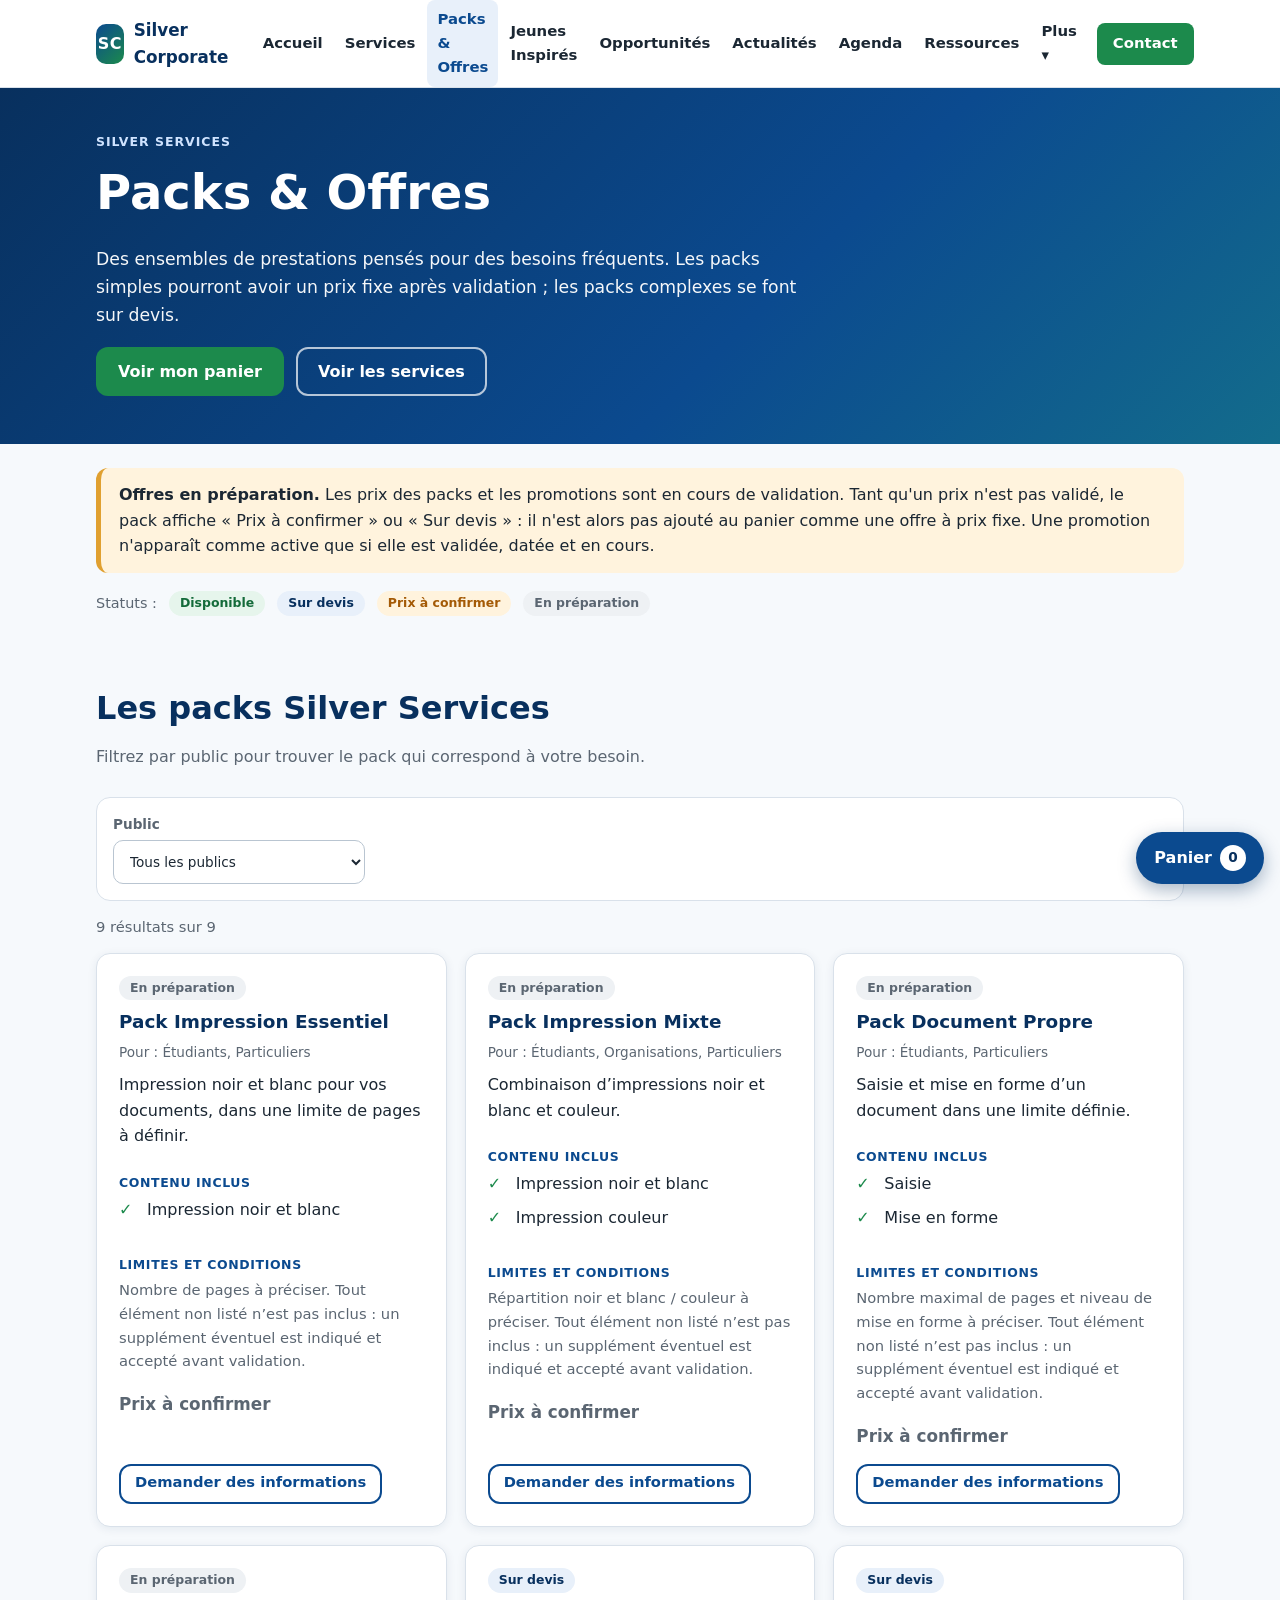
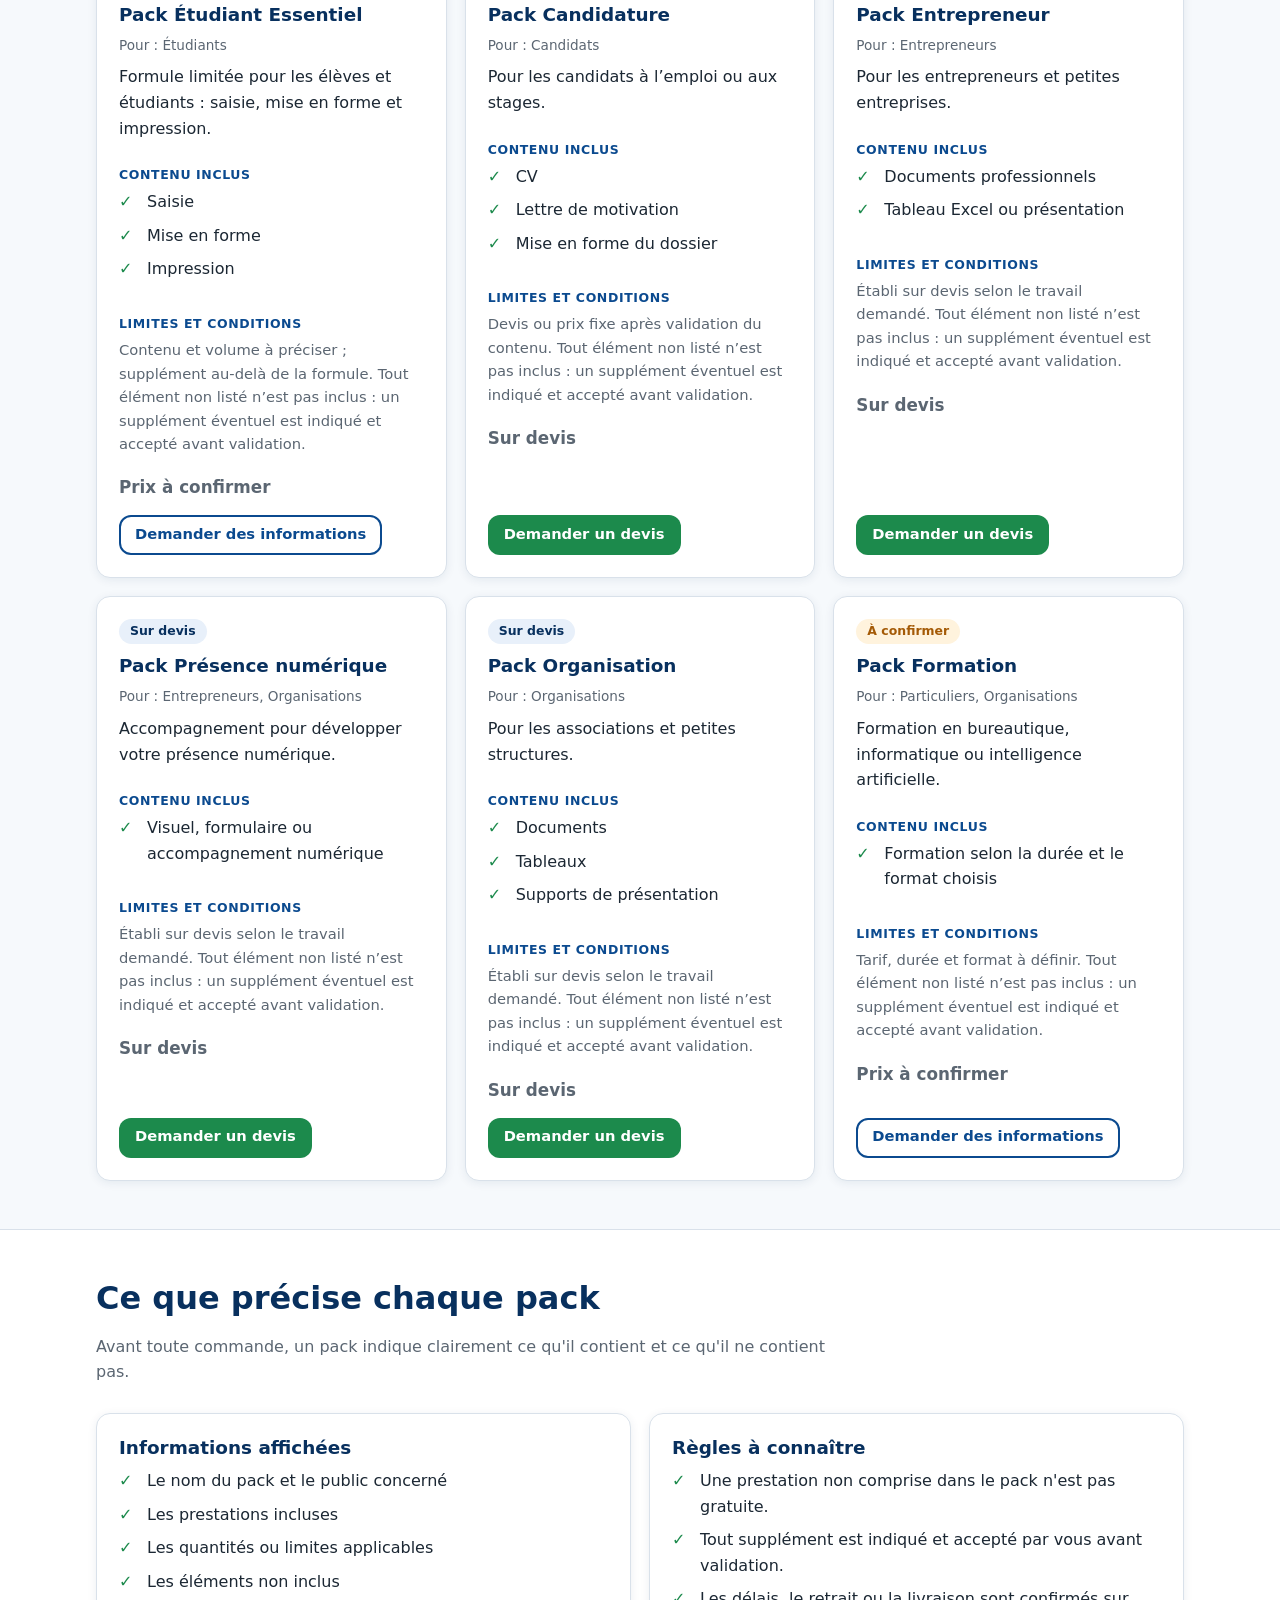
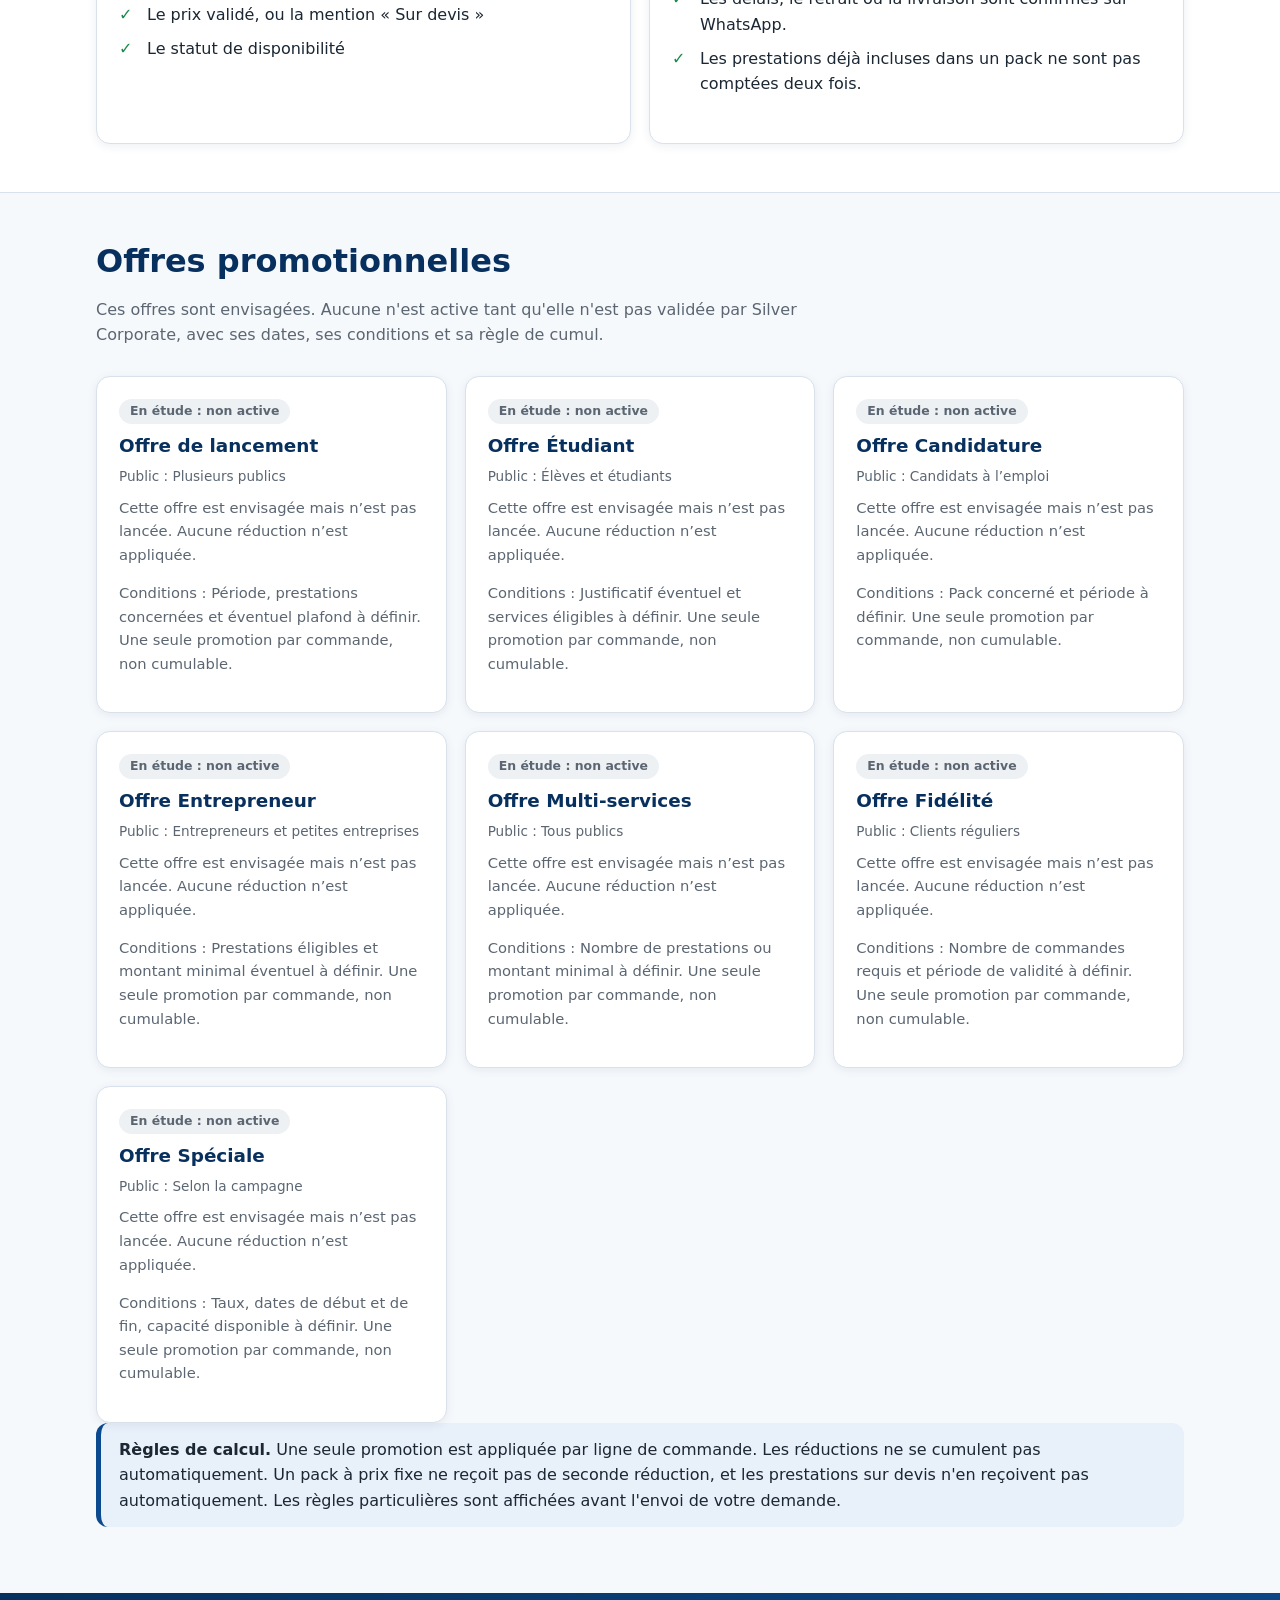
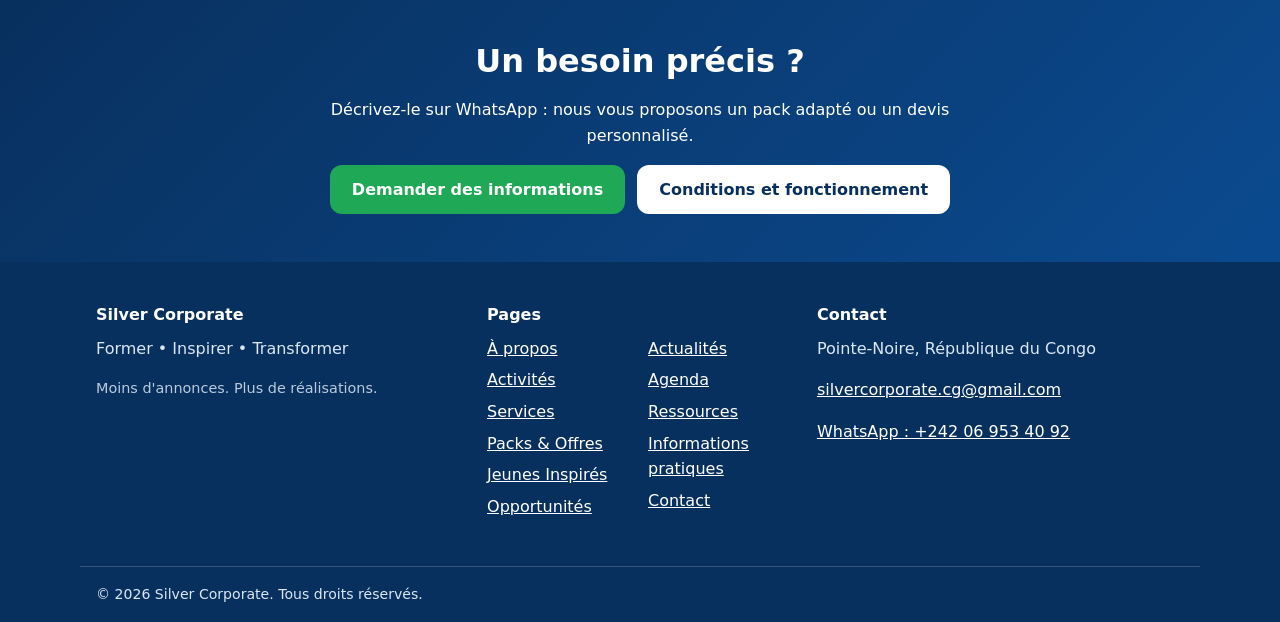
<file: packs-offres.html>
<!DOCTYPE html>
<html lang="fr">
<head>
  <meta charset="UTF-8">
  <meta name="viewport" content="width=device-width, initial-scale=1">
  <title>Packs &amp; Offres | Silver Services - Silver Corporate</title>
  <meta name="description" content="Packs Silver Services pour étudiants, candidats, entrepreneurs, particuliers et organisations. Prix à confirmer ou sur devis, promotions en cours de validation.">
  <link rel="stylesheet" href="style.css">
</head>
<body>

  <!-- ========== EN-TÊTE ET MENU ========== -->
  <header class="site-header">
    <div class="container nav-wrapper">

      <a href="index.html" class="brand" aria-label="Silver Corporate - Accueil">
        <span class="brand-mark" aria-hidden="true">SC</span>
        <span class="brand-name">Silver Corporate</span>
      </a>

      <button class="nav-toggle" id="nav-toggle" type="button" aria-label="Ouvrir le menu" aria-expanded="false" aria-controls="main-nav">
        <span></span><span></span><span></span>
      </button>

      <nav class="main-nav" id="main-nav" aria-label="Navigation principale">
        <ul>
          <li><a href="index.html">Accueil</a></li>
          <li><a href="services.html">Services</a></li>
          <li><a href="packs-offres.html" aria-current="page">Packs &amp; Offres</a></li>
          <li><a href="jeunes-inspires.html">Jeunes Inspirés</a></li>
          <li><a href="opportunites.html">Opportunités</a></li>
          <li><a href="actualites.html">Actualités</a></li>
          <li><a href="agenda.html">Agenda</a></li>
          <li><a href="ressources.html">Ressources</a></li>
          <li class="nav-more">
            <details>
              <summary>Plus</summary>
              <ul class="nav-submenu">
                <li><a href="about.html">À propos</a></li>
                <li><a href="activites.html">Activités</a></li>
                <li><a href="informations.html">Informations</a></li>
              </ul>
            </details>
          </li>
          <li><a href="contact.html" class="nav-cta">Contact</a></li>
        </ul>
      </nav>

    </div>
  </header>

  <main>

    <!-- ========== TITRE DE LA PAGE ========== -->
    <section class="page-hero">
      <div class="container">
        <p class="eyebrow">Silver Services</p>
        <h1>Packs &amp; Offres</h1>
        <p class="page-lead">
          Des ensembles de prestations pensés pour des besoins fréquents.
          Les packs simples pourront avoir un prix fixe après validation ; les packs complexes se font sur devis.
        </p>
        <div class="btn-row">
          <button type="button" class="btn btn-secondary" data-open-cart>Voir mon panier</button>
          <a href="services.html" class="btn btn-ghost-light">Voir les services</a>
        </div>
      </div>
    </section>

    <!-- ========== AVERTISSEMENT ========== -->
    <section class="section section-tight">
      <div class="container">
        <div class="notice notice-warning">
          <p>
            <strong>Offres en préparation.</strong>
            Les prix des packs et les promotions sont en cours de validation. Tant qu'un prix n'est pas validé,
            le pack affiche « Prix à confirmer » ou « Sur devis » : il n'est alors pas ajouté au panier comme une offre à prix fixe.
            Une promotion n'apparaît comme active que si elle est validée, datée et en cours.
          </p>
        </div>

        <p class="legend">
          Statuts :
          <span class="badge badge-green">Disponible</span>
          <span class="badge badge-blue">Sur devis</span>
          <span class="badge badge-orange">Prix à confirmer</span>
          <span class="badge badge-gray">En préparation</span>
        </p>
      </div>
    </section>

    <!-- ========== LES PACKS ========== -->
    <section class="section" id="packs">
      <div class="container">
        <div class="section-head">
          <h2>Les packs Silver Services</h2>
          <p>Filtrez par public pour trouver le pack qui correspond à votre besoin.</p>
        </div>

        <div class="filters" role="group" aria-label="Filtrer les packs">
          <label class="filter-field">
            <span>Public</span>
            <select class="filter-select" data-filter="public" data-target="packs">
              <option value="">Tous les publics</option>
              <option value="etudiants">Étudiants</option>
              <option value="candidats">Candidats</option>
              <option value="entrepreneurs">Entrepreneurs</option>
              <option value="particuliers">Particuliers</option>
              <option value="organisations">Organisations</option>
            </select>
          </label>
        </div>

        <p class="result-count" data-count-for="packs" aria-live="polite"></p>

        <!-- Les cartes sont créées automatiquement par script.js (liste CATALOGUE_PACKS) -->
        <div class="grid grid-3 data-list" data-type="packs"></div>

        <noscript>
          <div class="notice notice-warning">
            <p>Les packs s'affichent avec JavaScript. Pour les connaître, écrivez-nous sur
              <a href="https://wa.me/242069534092" target="_blank" rel="noopener">WhatsApp</a>.</p>
          </div>
        </noscript>
      </div>
    </section>

    <!-- ========== RÈGLES DES PACKS ========== -->
    <section class="section section-alt">
      <div class="container">
        <div class="section-head">
          <h2>Ce que précise chaque pack</h2>
          <p>Avant toute commande, un pack indique clairement ce qu'il contient et ce qu'il ne contient pas.</p>
        </div>

        <div class="grid grid-2">
          <div class="card">
            <h3>Informations affichées</h3>
            <ul class="list-check">
              <li>Le nom du pack et le public concerné</li>
              <li>Les prestations incluses</li>
              <li>Les quantités ou limites applicables</li>
              <li>Les éléments non inclus</li>
              <li>Le prix validé, ou la mention « Sur devis »</li>
              <li>Le statut de disponibilité</li>
            </ul>
          </div>
          <div class="card">
            <h3>Règles à connaître</h3>
            <ul class="list-check">
              <li>Une prestation non comprise dans le pack n'est pas gratuite.</li>
              <li>Tout supplément est indiqué et accepté par vous avant validation.</li>
              <li>Les délais, le retrait ou la livraison sont confirmés sur WhatsApp.</li>
              <li>Les prestations déjà incluses dans un pack ne sont pas comptées deux fois.</li>
            </ul>
          </div>
        </div>
      </div>
    </section>

    <!-- ========== PROMOTIONS ========== -->
    <section class="section" id="promotions">
      <div class="container">
        <div class="section-head">
          <h2>Offres promotionnelles</h2>
          <p>
            Ces offres sont envisagées. Aucune n'est active tant qu'elle n'est pas validée par Silver Corporate,
            avec ses dates, ses conditions et sa règle de cumul.
          </p>
        </div>

        <!-- Les cartes sont créées automatiquement par script.js (liste PROMOTIONS) -->
        <div class="grid grid-3 data-list" data-type="promotions"></div>

        <div class="notice notice-info">
          <p>
            <strong>Règles de calcul.</strong>
            Une seule promotion est appliquée par ligne de commande. Les réductions ne se cumulent pas automatiquement.
            Un pack à prix fixe ne reçoit pas de seconde réduction, et les prestations sur devis n'en reçoivent pas automatiquement.
            Les règles particulières sont affichées avant l'envoi de votre demande.
          </p>
        </div>
      </div>
    </section>

    <!-- ========== APPEL À L'ACTION ========== -->
    <section class="section cta-section">
      <div class="container cta-inner">
        <h2>Un besoin précis ?</h2>
        <p>Décrivez-le sur WhatsApp : nous vous proposons un pack adapté ou un devis personnalisé.</p>
        <div class="btn-row btn-row-center">
          <a href="https://wa.me/242069534092?text=Bonjour%20Silver%20Services%2C%20je%20souhaite%20des%20informations%20sur%20vos%20packs."
             class="btn btn-whatsapp" target="_blank" rel="noopener">Demander des informations</a>
          <a href="informations.html" class="btn btn-light">Conditions et fonctionnement</a>
        </div>
      </div>
    </section>

  </main>

  <!-- ========== PIED DE PAGE ========== -->
  <footer class="site-footer">
    <div class="container footer-grid">

      <div>
        <p class="footer-title">Silver Corporate</p>
        <p>Former • Inspirer • Transformer</p>
        <p class="footer-small">Moins d'annonces. Plus de réalisations.</p>
      </div>

      <div>
        <p class="footer-title">Pages</p>
        <ul class="footer-links">
          <li><a href="about.html">À propos</a></li>
          <li><a href="activites.html">Activités</a></li>
          <li><a href="services.html">Services</a></li>
          <li><a href="packs-offres.html">Packs &amp; Offres</a></li>
          <li><a href="jeunes-inspires.html">Jeunes Inspirés</a></li>
          <li><a href="opportunites.html">Opportunités</a></li>
          <li><a href="actualites.html">Actualités</a></li>
          <li><a href="agenda.html">Agenda</a></li>
          <li><a href="ressources.html">Ressources</a></li>
          <li><a href="informations.html">Informations pratiques</a></li>
          <li><a href="contact.html">Contact</a></li>
        </ul>
      </div>

      <div>
        <p class="footer-title">Contact</p>
        <p>Pointe-Noire, République du Congo</p>
        <p><a href="mailto:silvercorporate.cg@gmail.com">silvercorporate.cg@gmail.com</a></p>
        <p><a href="https://wa.me/242069534092" target="_blank" rel="noopener">WhatsApp : +242 06 953 40 92</a></p>
      </div>

    </div>
    <div class="container footer-bottom">
      <p>© <span id="year">2026</span> Silver Corporate. Tous droits réservés.</p>
    </div>
  </footer>

  <script src="script.js" defer></script>
</body>
</html>
</file>
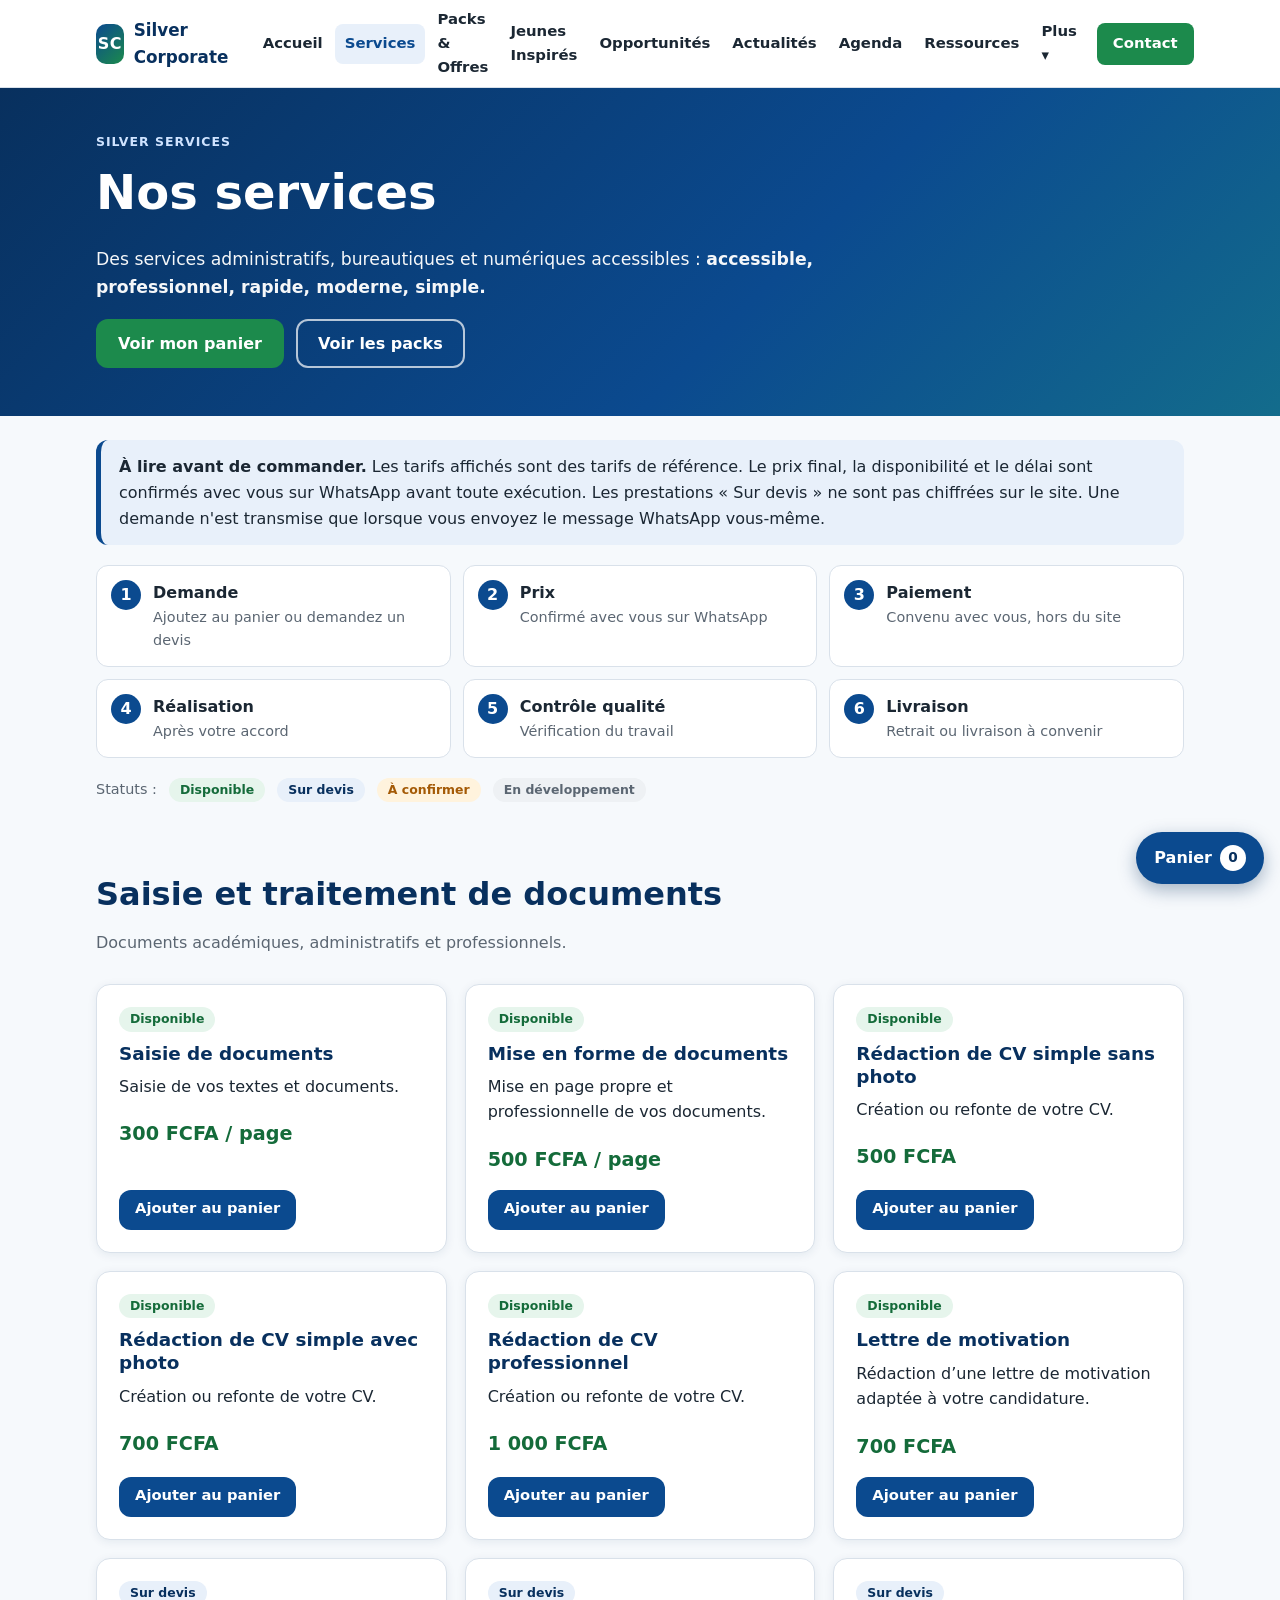
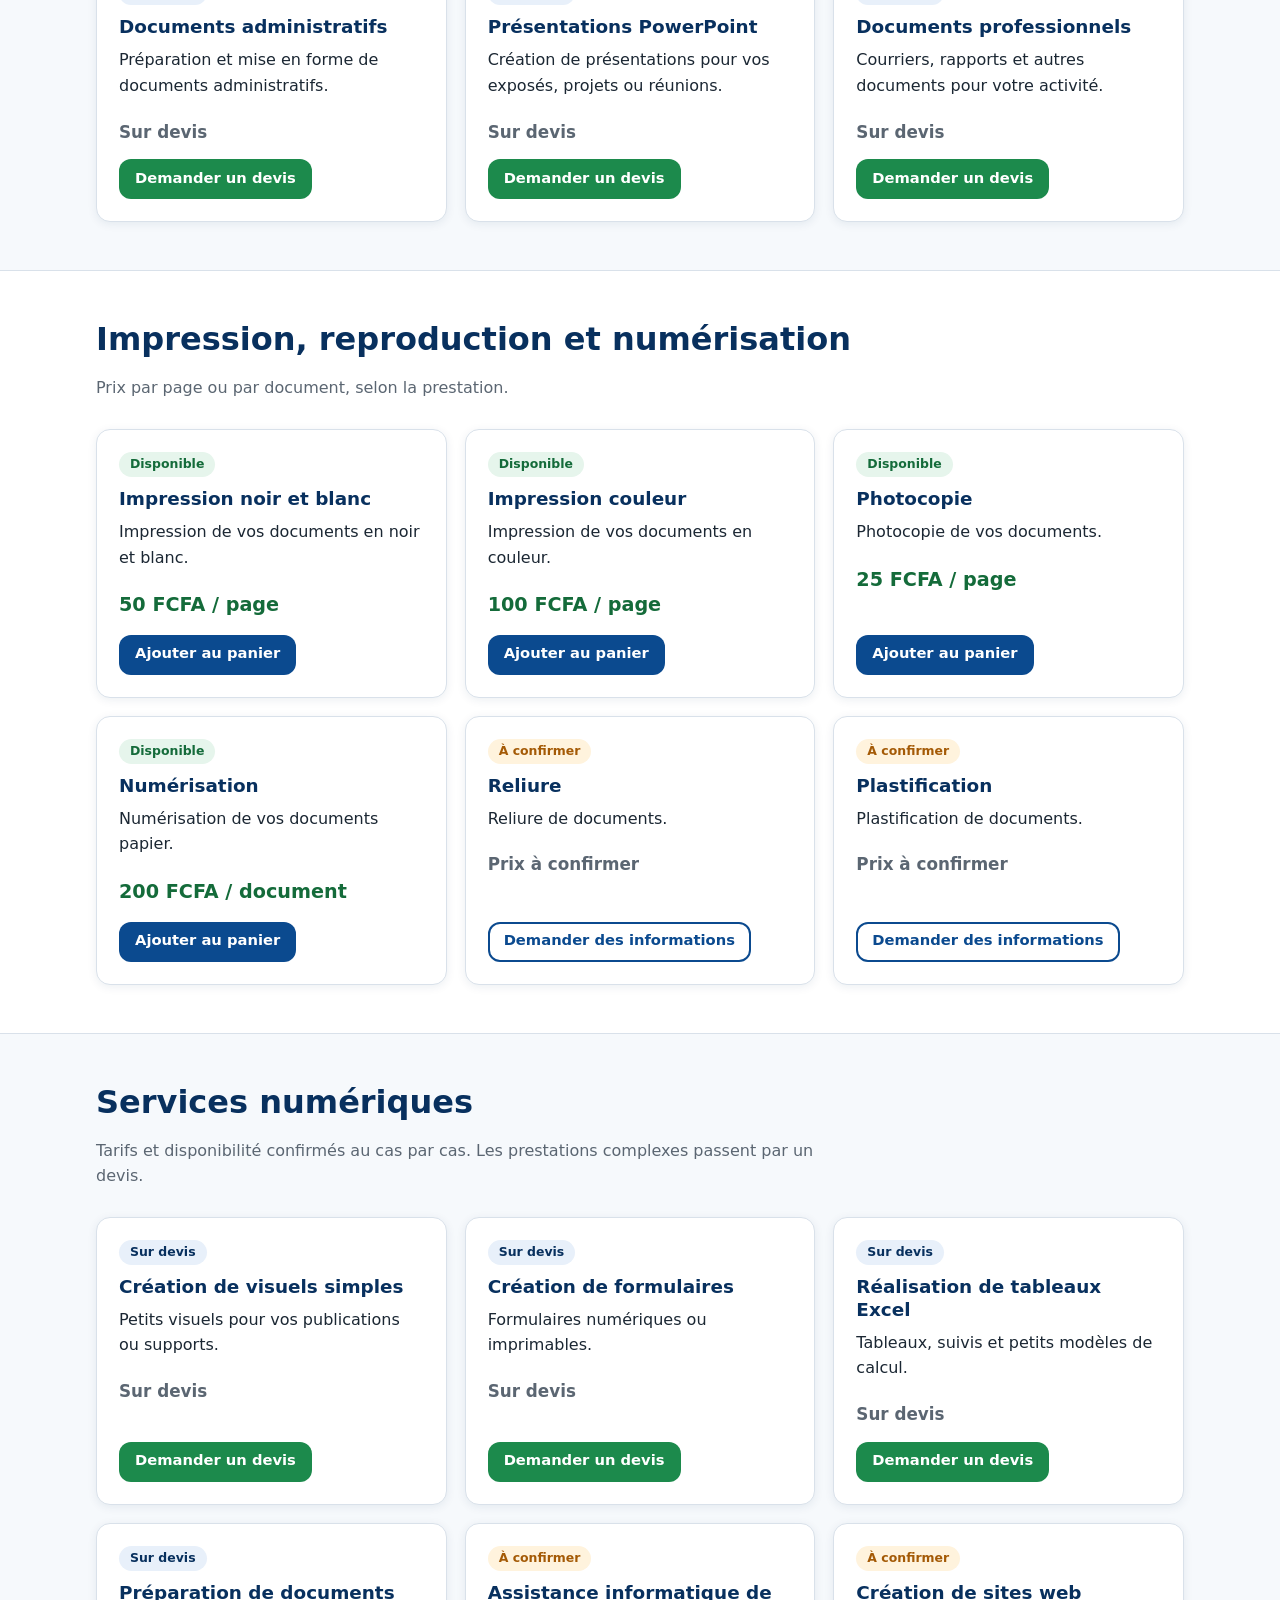
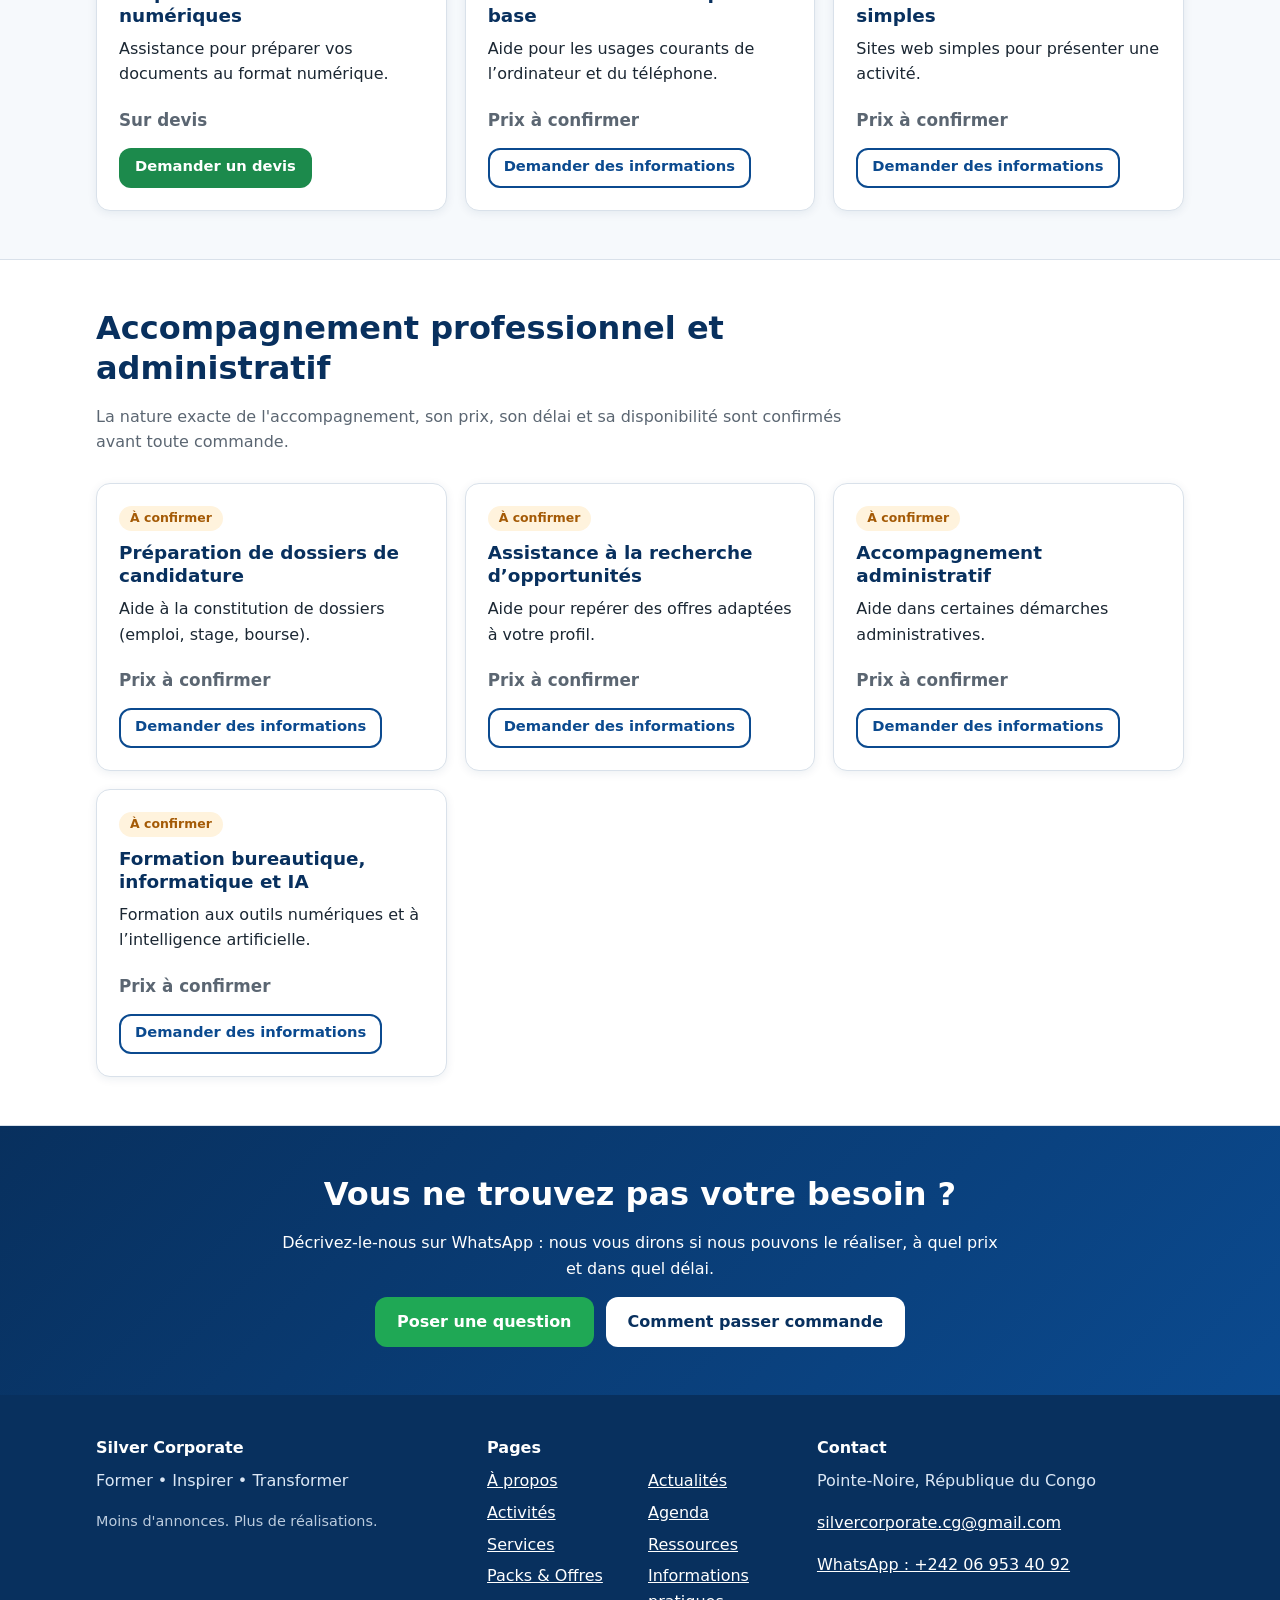
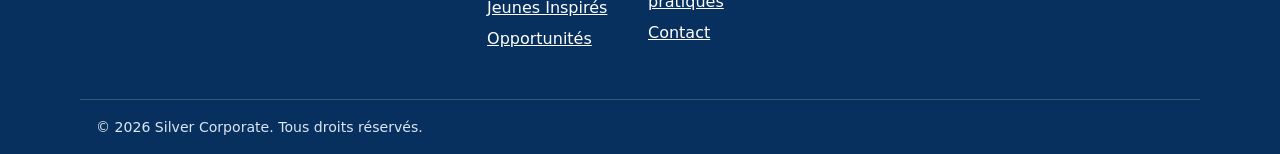
<file: services.html>
<!DOCTYPE html>
<html lang="fr">
<head>
  <meta charset="UTF-8">
  <meta name="viewport" content="width=device-width, initial-scale=1">
  <title>Services | Silver Services - Silver Corporate</title>
  <meta name="description" content="Catalogue des prestations de Silver Services : saisie, mise en forme, impression, photocopie, numérisation, services numériques et accompagnement. Prix de référence et prestations sur devis.">
  <link rel="stylesheet" href="style.css">
</head>
<body>

  <!-- ========== EN-TÊTE ET MENU ========== -->
  <header class="site-header">
    <div class="container nav-wrapper">

      <a href="index.html" class="brand" aria-label="Silver Corporate - Accueil">
        <span class="brand-mark" aria-hidden="true">SC</span>
        <span class="brand-name">Silver Corporate</span>
      </a>

      <button class="nav-toggle" id="nav-toggle" type="button" aria-label="Ouvrir le menu" aria-expanded="false" aria-controls="main-nav">
        <span></span><span></span><span></span>
      </button>

      <nav class="main-nav" id="main-nav" aria-label="Navigation principale">
        <ul>
          <li><a href="index.html">Accueil</a></li>
          <li><a href="services.html" aria-current="page">Services</a></li>
          <li><a href="packs-offres.html">Packs &amp; Offres</a></li>
          <li><a href="jeunes-inspires.html">Jeunes Inspirés</a></li>
          <li><a href="opportunites.html">Opportunités</a></li>
          <li><a href="actualites.html">Actualités</a></li>
          <li><a href="agenda.html">Agenda</a></li>
          <li><a href="ressources.html">Ressources</a></li>
          <li class="nav-more">
            <details>
              <summary>Plus</summary>
              <ul class="nav-submenu">
                <li><a href="about.html">À propos</a></li>
                <li><a href="activites.html">Activités</a></li>
                <li><a href="informations.html">Informations</a></li>
              </ul>
            </details>
          </li>
          <li><a href="contact.html" class="nav-cta">Contact</a></li>
        </ul>
      </nav>

    </div>
  </header>

  <main>

    <!-- ========== TITRE DE LA PAGE ========== -->
    <section class="page-hero">
      <div class="container">
        <p class="eyebrow">Silver Services</p>
        <h1>Nos services</h1>
        <p class="page-lead">
          Des services administratifs, bureautiques et numériques accessibles :
          <strong>accessible, professionnel, rapide, moderne, simple.</strong>
        </p>
        <div class="btn-row">
          <button type="button" class="btn btn-secondary" data-open-cart>Voir mon panier</button>
          <a href="packs-offres.html" class="btn btn-ghost-light">Voir les packs</a>
        </div>
      </div>
    </section>

    <!-- ========== COMMENT ÇA MARCHE ========== -->
    <section class="section section-tight">
      <div class="container">

        <div class="notice notice-info">
          <p>
            <strong>À lire avant de commander.</strong>
            Les tarifs affichés sont des tarifs de référence. Le prix final, la disponibilité et le délai
            sont confirmés avec vous sur WhatsApp avant toute exécution. Les prestations « Sur devis » ne sont pas chiffrées sur le site.
            Une demande n'est transmise que lorsque vous envoyez le message WhatsApp vous-même.
          </p>
        </div>

        <ol class="steps steps-row">
          <li><strong>Demande</strong><span>Ajoutez au panier ou demandez un devis</span></li>
          <li><strong>Prix</strong><span>Confirmé avec vous sur WhatsApp</span></li>
          <li><strong>Paiement</strong><span>Convenu avec vous, hors du site</span></li>
          <li><strong>Réalisation</strong><span>Après votre accord</span></li>
          <li><strong>Contrôle qualité</strong><span>Vérification du travail</span></li>
          <li><strong>Livraison</strong><span>Retrait ou livraison à convenir</span></li>
        </ol>

        <p class="legend">
          Statuts :
          <span class="badge badge-green">Disponible</span>
          <span class="badge badge-blue">Sur devis</span>
          <span class="badge badge-orange">À confirmer</span>
          <span class="badge badge-gray">En développement</span>
        </p>

      </div>
    </section>

    <!-- ========== CATÉGORIE 1 : SAISIE ET TRAITEMENT ========== -->
    <section class="section" id="saisie">
      <div class="container">
        <div class="section-head">
          <h2>Saisie et traitement de documents</h2>
          <p>Documents académiques, administratifs et professionnels.</p>
        </div>
        <!-- Les cartes sont créées automatiquement par script.js (catégorie « saisie ») -->
        <div class="grid grid-3 service-list" data-categorie="saisie" aria-live="polite"></div>
      </div>
    </section>

    <!-- ========== CATÉGORIE 2 : IMPRESSION ========== -->
    <section class="section section-alt" id="impression">
      <div class="container">
        <div class="section-head">
          <h2>Impression, reproduction et numérisation</h2>
          <p>Prix par page ou par document, selon la prestation.</p>
        </div>
        <div class="grid grid-3 service-list" data-categorie="impression" aria-live="polite"></div>
      </div>
    </section>

    <!-- ========== CATÉGORIE 3 : SERVICES NUMÉRIQUES ========== -->
    <section class="section" id="numerique">
      <div class="container">
        <div class="section-head">
          <h2>Services numériques</h2>
          <p>Tarifs et disponibilité confirmés au cas par cas. Les prestations complexes passent par un devis.</p>
        </div>
        <div class="grid grid-3 service-list" data-categorie="numerique" aria-live="polite"></div>
      </div>
    </section>

    <!-- ========== CATÉGORIE 4 : ACCOMPAGNEMENT ========== -->
    <section class="section section-alt" id="accompagnement">
      <div class="container">
        <div class="section-head">
          <h2>Accompagnement professionnel et administratif</h2>
          <p>La nature exacte de l'accompagnement, son prix, son délai et sa disponibilité sont confirmés avant toute commande.</p>
        </div>
        <div class="grid grid-3 service-list" data-categorie="accompagnement" aria-live="polite"></div>
      </div>
    </section>

    <!-- Message affiché seulement si JavaScript est désactivé -->
    <noscript>
      <div class="container section">
        <div class="notice notice-warning">
          <p>Le catalogue interactif nécessite JavaScript. Pour connaître nos services et nos tarifs, écrivez-nous sur
            <a href="https://wa.me/242069534092" target="_blank" rel="noopener">WhatsApp</a>.</p>
        </div>
      </div>
    </noscript>

    <!-- ========== APPEL À L'ACTION ========== -->
    <section class="section cta-section">
      <div class="container cta-inner">
        <h2>Vous ne trouvez pas votre besoin ?</h2>
        <p>Décrivez-le-nous sur WhatsApp : nous vous dirons si nous pouvons le réaliser, à quel prix et dans quel délai.</p>
        <div class="btn-row btn-row-center">
          <a href="https://wa.me/242069534092?text=Bonjour%20Silver%20Services%2C%20j%27ai%20une%20question%20sur%20vos%20prestations."
             class="btn btn-whatsapp" target="_blank" rel="noopener">Poser une question</a>
          <a href="informations.html" class="btn btn-light">Comment passer commande</a>
        </div>
      </div>
    </section>

  </main>

  <!-- ========== PIED DE PAGE ========== -->
  <footer class="site-footer">
    <div class="container footer-grid">

      <div>
        <p class="footer-title">Silver Corporate</p>
        <p>Former • Inspirer • Transformer</p>
        <p class="footer-small">Moins d'annonces. Plus de réalisations.</p>
      </div>

      <div>
        <p class="footer-title">Pages</p>
        <ul class="footer-links">
          <li><a href="about.html">À propos</a></li>
          <li><a href="activites.html">Activités</a></li>
          <li><a href="services.html">Services</a></li>
          <li><a href="packs-offres.html">Packs &amp; Offres</a></li>
          <li><a href="jeunes-inspires.html">Jeunes Inspirés</a></li>
          <li><a href="opportunites.html">Opportunités</a></li>
          <li><a href="actualites.html">Actualités</a></li>
          <li><a href="agenda.html">Agenda</a></li>
          <li><a href="ressources.html">Ressources</a></li>
          <li><a href="informations.html">Informations pratiques</a></li>
          <li><a href="contact.html">Contact</a></li>
        </ul>
      </div>

      <div>
        <p class="footer-title">Contact</p>
        <p>Pointe-Noire, République du Congo</p>
        <p><a href="mailto:silvercorporate.cg@gmail.com">silvercorporate.cg@gmail.com</a></p>
        <p><a href="https://wa.me/242069534092" target="_blank" rel="noopener">WhatsApp : +242 06 953 40 92</a></p>
      </div>

    </div>
    <div class="container footer-bottom">
      <p>© <span id="year">2026</span> Silver Corporate. Tous droits réservés.</p>
    </div>
  </footer>

  <script src="script.js" defer></script>
</body>
</html>
</file>
<file: style.css>
/* ==========================================================
   SILVER CORPORATE - style.css
   Une seule feuille de style pour toutes les pages.
   Pour changer les couleurs, modifiez les variables :root.
   ========================================================== */

:root {
  --bleu: #0b4a8f;
  --bleu-fonce: #08305e;
  --bleu-clair: #e8f0fa;
  --vert: #1c8a4c;
  --vert-fonce: #146b3a;
  --vert-clair: #e6f5ec;
  --orange: #a45a06;
  --orange-clair: #fff3dd;
  --gris: #5b6672;
  --gris-clair: #eef1f4;
  --fond: #f6f9fc;
  --blanc: #ffffff;
  --texte: #1b2733;
  --bordure: #d9e1ea;
  --rayon: 14px;
  --ombre: 0 2px 10px rgba(8, 48, 94, 0.08);
}

/* ---------- Base ---------- */
*, *::before, *::after { box-sizing: border-box; }
html { scroll-behavior: smooth; -webkit-text-size-adjust: 100%; }
body {
  margin: 0;
  font-family: system-ui, -apple-system, "Segoe UI", Roboto, Arial, sans-serif;
  font-size: 1rem;
  line-height: 1.6;
  color: var(--texte);
  background: var(--fond);
}
img { max-width: 100%; height: auto; }
a { color: var(--bleu); }
a:hover { color: var(--bleu-fonce); }
h1, h2, h3 { line-height: 1.25; color: var(--bleu-fonce); margin: 0 0 .5em; }
h1 { font-size: clamp(1.9rem, 6vw, 3rem); }
h2 { font-size: clamp(1.4rem, 4vw, 2rem); }
h3 { font-size: 1.15rem; }
p { margin: 0 0 1em; }
ul, ol { margin: 0 0 1em; }
:focus-visible { outline: 3px solid #f2a900; outline-offset: 2px; }

.container { width: 100%; max-width: 1120px; margin: 0 auto; padding: 0 16px; }
.container-narrow { max-width: 760px; }

@media (prefers-reduced-motion: reduce) {
  html { scroll-behavior: auto; }
  * { transition: none !important; animation: none !important; }
}

/* ---------- En-tête et menu ---------- */
.site-header {
  position: sticky; top: 0; z-index: 50;
  background: var(--blanc);
  border-bottom: 1px solid var(--bordure);
}
.nav-wrapper { display: flex; align-items: center; justify-content: space-between; min-height: 64px; gap: 12px; }
.brand { display: flex; align-items: center; gap: 10px; text-decoration: none; color: var(--bleu-fonce); }
.brand-mark {
  display: inline-flex; align-items: center; justify-content: center;
  width: 40px; height: 40px; border-radius: 10px;
  background: linear-gradient(135deg, var(--bleu), var(--vert));
  color: #fff; font-weight: 800; letter-spacing: .5px;
}
.brand-logo { height: 40px; width: auto; }
.brand-name { font-weight: 800; font-size: 1.05rem; }

.nav-toggle {
  display: inline-flex; flex-direction: column; justify-content: center; gap: 5px;
  width: 46px; height: 46px; padding: 12px;
  background: var(--blanc); border: 1px solid var(--bordure); border-radius: 10px; cursor: pointer;
}
.nav-toggle span { display: block; height: 2px; background: var(--bleu-fonce); border-radius: 2px; }

.main-nav {
  display: none; position: absolute; top: 100%; left: 0; right: 0;
  background: var(--blanc); border-bottom: 1px solid var(--bordure);
  box-shadow: 0 10px 20px rgba(8, 48, 94, .12);
  max-height: calc(100vh - 64px); overflow-y: auto;
}
.main-nav.is-open { display: block; }
.main-nav ul { list-style: none; margin: 0; padding: 8px 16px 16px; }
.main-nav a, .nav-more summary {
  display: block; padding: 12px 8px; color: var(--texte);
  text-decoration: none; font-weight: 600; border-radius: 8px; cursor: pointer;
}
.main-nav a:hover, .nav-more summary:hover { background: var(--bleu-clair); }
.main-nav a[aria-current="page"] { color: var(--bleu); background: var(--bleu-clair); }
.nav-more summary { list-style: none; }
.nav-more summary::-webkit-details-marker { display: none; }
.nav-more summary::after { content: " ▾"; }
.nav-more.has-current > details > summary { color: var(--bleu); background: var(--bleu-clair); }
.nav-submenu { padding: 0 0 0 12px !important; }
.main-nav a.nav-cta { background: var(--vert); color: #fff; text-align: center; margin-top: 8px; }
.main-nav a.nav-cta:hover, .main-nav a.nav-cta[aria-current="page"] { background: var(--vert-fonce); color: #fff; }

@media (min-width: 1120px) {
  .nav-toggle { display: none; }
  .main-nav {
    display: block; position: static; box-shadow: none; border: 0;
    max-height: none; overflow: visible; background: transparent;
  }
  .main-nav > ul { display: flex; align-items: center; gap: 2px; padding: 0; }
  .main-nav a, .nav-more summary { padding: 8px 10px; font-size: .93rem; }
  .main-nav a.nav-cta { margin: 0 0 0 8px; padding: 9px 16px; }
  .nav-more { position: relative; }
  .nav-submenu {
    position: absolute; right: 0; top: 100%; min-width: 190px;
    background: var(--blanc); border: 1px solid var(--bordure); border-radius: 10px;
    box-shadow: var(--ombre); padding: 6px !important;
  }
}

/* ---------- Boutons ---------- */
.btn {
  display: inline-flex; align-items: center; justify-content: center; gap: 6px;
  min-height: 46px; padding: 10px 20px;
  font: inherit; font-weight: 700; text-decoration: none; text-align: center;
  border: 2px solid transparent; border-radius: 12px; cursor: pointer;
  transition: background .15s, color .15s, border-color .15s;
}
.btn-small { min-height: 40px; padding: 8px 14px; font-size: .92rem; }
.btn-primary { background: var(--bleu); color: #fff; }
.btn-primary:hover { background: var(--bleu-fonce); color: #fff; }
.btn-secondary { background: var(--vert); color: #fff; }
.btn-secondary:hover { background: var(--vert-fonce); color: #fff; }
.btn-green { background: var(--vert); color: #fff; }
.btn-green:hover { background: var(--vert-fonce); color: #fff; }
.btn-ghost { background: transparent; color: var(--bleu); border-color: var(--bleu); }
.btn-ghost:hover { background: var(--bleu-clair); color: var(--bleu-fonce); }
.btn-ghost-light { background: transparent; color: #fff; border-color: rgba(255,255,255,.7); }
.btn-ghost-light:hover { background: rgba(255,255,255,.15); color: #fff; }
.btn-light { background: #fff; color: var(--bleu-fonce); }
.btn-light:hover { background: var(--bleu-clair); color: var(--bleu-fonce); }
.btn-whatsapp { background: #1fa855; color: #fff; }
.btn-whatsapp:hover { background: #178a45; color: #fff; }
.btn[disabled] { opacity: .5; cursor: not-allowed; }
.btn-row { display: flex; flex-wrap: wrap; gap: 12px; margin-top: 16px; }
.btn-row-center { justify-content: center; }
.btn-stack { display: flex; flex-direction: column; gap: 10px; }

/* ---------- Sections ---------- */
.section { padding: 48px 0; }
.section-tight { padding: 24px 0; }
.section-alt { background: var(--blanc); border-top: 1px solid var(--bordure); border-bottom: 1px solid var(--bordure); }
.section-head { max-width: 760px; margin-bottom: 28px; }
.section-head p { color: var(--gris); }
.eyebrow { text-transform: uppercase; letter-spacing: .08em; font-size: .78rem; font-weight: 700; margin-bottom: .8em; }

/* ---------- Héros ---------- */
.hero, .page-hero {
  color: #fff;
  background: linear-gradient(135deg, var(--bleu-fonce) 0%, var(--bleu) 60%, #136c8c 100%);
}
.hero { padding: 64px 0 72px; }
.page-hero { padding: 44px 0 48px; }
.page-hero-green { background: linear-gradient(135deg, var(--vert-fonce) 0%, var(--vert) 70%, #2b9f8a 100%); }
.hero h1, .page-hero h1 { color: #fff; }
.hero .eyebrow, .page-hero .eyebrow { color: #cfe3ff; }
.page-hero-green .eyebrow { color: #d6f5e2; }
.hero-slogan { font-size: clamp(1.15rem, 3.5vw, 1.6rem); font-weight: 700; margin-bottom: .8em; }
.hero-text, .page-lead { max-width: 720px; font-size: 1.08rem; opacity: .96; }

/* ---------- Grilles et cartes ---------- */
.grid { display: grid; gap: 18px; grid-template-columns: 1fr; }
@media (min-width: 640px) {
  .grid-2 { grid-template-columns: repeat(2, 1fr); }
  .grid-3 { grid-template-columns: repeat(2, 1fr); }
  .grid-4 { grid-template-columns: repeat(2, 1fr); }
}
@media (min-width: 980px) {
  .grid-3 { grid-template-columns: repeat(3, 1fr); }
  .grid-4 { grid-template-columns: repeat(4, 1fr); }
}
.card {
  background: var(--blanc); border: 1px solid var(--bordure);
  border-radius: var(--rayon); padding: 22px; box-shadow: var(--ombre);
  display: flex; flex-direction: column;
}
.card > .btn-row, .card > .btn, .card > .btn-stack { margin-top: auto; padding-top: 4px; }
.card-small { padding: 18px; }
.card-center { text-align: center; }
.card-accent-blue { border-top: 5px solid var(--bleu); }
.card-accent-green { border-top: 5px solid var(--vert); }
.card-link { text-decoration: none; color: inherit; transition: transform .15s, border-color .15s; }
.card-link:hover { transform: translateY(-2px); border-color: var(--bleu); color: inherit; }
.card-link h3 { color: var(--bleu); }
.card-top { display: flex; flex-wrap: wrap; gap: 6px; margin-bottom: 10px; }
.note { font-size: .92rem; color: var(--gris); }
.note-center { text-align: center; max-width: 760px; margin: 24px auto 0; }

/* ---------- Pastilles de statut ---------- */
.badge {
  display: inline-block; align-self: flex-start;
  padding: 3px 11px; border-radius: 999px;
  font-size: .78rem; font-weight: 700; line-height: 1.5; margin-bottom: 10px;
}
.card-top .badge { margin-bottom: 0; }
.badge-blue { background: var(--bleu-clair); color: var(--bleu-fonce); }
.badge-green { background: var(--vert-clair); color: var(--vert-fonce); }
.badge-orange { background: var(--orange-clair); color: var(--orange); }
.badge-gray { background: var(--gris-clair); color: var(--gris); }
.legend { display: flex; flex-wrap: wrap; align-items: center; gap: 8px 12px; font-size: .9rem; color: var(--gris); margin: 16px 0 0; }
.legend .badge { margin: 0; }

/* ---------- Bandeaux, avis, appels à l'action ---------- */
.principle-banner {
  text-align: center; color: #fff; border-radius: var(--rayon);
  padding: 32px 20px; margin-bottom: 24px;
  background: linear-gradient(135deg, var(--bleu-fonce), var(--bleu));
}
.principle-banner-green { background: linear-gradient(135deg, var(--vert-fonce), var(--vert)); }
.principle-quote { font-size: clamp(1.2rem, 4vw, 1.8rem); font-weight: 800; margin-bottom: .4em; }
.principle-banner p:last-child { margin-bottom: 0; }

.notice { border-radius: 12px; padding: 14px 18px; margin: 0 0 18px; border-left: 5px solid; }
.notice p { margin: 0; }
.notice-info { background: var(--bleu-clair); border-color: var(--bleu); }
.notice-warning { background: var(--orange-clair); border-color: #e0a030; }

.cta-section { background: linear-gradient(135deg, var(--bleu-fonce), var(--bleu)); color: #fff; }
.cta-green { background: linear-gradient(135deg, var(--vert-fonce), var(--vert)); }
.cta-section h2 { color: #fff; }
.cta-inner { text-align: center; max-width: 760px; }

/* ---------- Listes, étapes, tableaux, étiquettes ---------- */
.list-check { list-style: none; padding: 0; }
.list-check li { position: relative; padding-left: 28px; margin-bottom: 8px; }
.list-check li::before { content: "✓"; position: absolute; left: 0; color: var(--vert); font-weight: 800; }

.steps { list-style: none; padding: 0; margin: 0 0 20px; counter-reset: etape; }
.steps li { counter-increment: etape; }
.steps-inline { display: flex; flex-wrap: wrap; gap: 8px; }
.steps-inline li { background: var(--bleu-clair); color: var(--bleu-fonce); padding: 5px 12px; border-radius: 999px; font-weight: 600; font-size: .9rem; }
.steps-inline li + li::before { content: "→ "; }
.steps-row { display: grid; gap: 12px; grid-template-columns: 1fr; margin: 20px 0; }
.steps-row li { background: var(--blanc); border: 1px solid var(--bordure); border-radius: 12px; padding: 14px 14px 14px 56px; position: relative; }
.steps-row li::before {
  content: counter(etape); position: absolute; left: 14px; top: 14px;
  width: 30px; height: 30px; border-radius: 50%;
  background: var(--bleu); color: #fff; font-weight: 800;
  display: flex; align-items: center; justify-content: center;
}
.steps-row li strong, .steps-row li span { display: block; }
.steps-row li span { color: var(--gris); font-size: .9rem; }
@media (min-width: 640px) { .steps-row { grid-template-columns: repeat(2, 1fr); } }
@media (min-width: 980px) { .steps-row { grid-template-columns: repeat(3, 1fr); } }

.info-table-wrap { overflow-x: auto; margin-top: 24px; background: var(--blanc); border: 1px solid var(--bordure); border-radius: var(--rayon); }
.info-table { width: 100%; border-collapse: collapse; }
.info-table th, .info-table td { text-align: left; padding: 12px 16px; border-bottom: 1px solid var(--bordure); vertical-align: top; }
.info-table th { width: 40%; color: var(--bleu-fonce); background: var(--bleu-clair); }
.info-table tr:last-child th, .info-table tr:last-child td { border-bottom: 0; }

.tag-list { list-style: none; padding: 0; display: flex; flex-wrap: wrap; gap: 8px; }
.tag { display: inline-block; padding: 6px 14px; border-radius: 999px; background: var(--blanc); border: 1px solid var(--bordure); font-size: .92rem; font-weight: 600; color: var(--bleu-fonce); text-decoration: none; }
a.tag:hover { background: var(--bleu-clair); }

/* ---------- Filtres ---------- */
.filters { display: grid; grid-template-columns: 1fr 1fr; gap: 12px; align-items: end; background: var(--blanc); border: 1px solid var(--bordure); border-radius: var(--rayon); padding: 16px; margin-bottom: 14px; }
.filter-field { display: flex; flex-direction: column; gap: 4px; font-size: .85rem; font-weight: 700; color: var(--gris); min-width: 0; }
.filter-field-wide { grid-column: 1 / -1; }
.filter-select, .filter-input, .contact-form input, .contact-form select, .contact-form textarea, .cart-panel textarea, .cart-panel select {
  width: 100%; min-height: 44px; padding: 9px 12px; font: inherit; font-weight: 400;
  color: var(--texte); background: #fff; border: 1px solid #b9c5d1; border-radius: 10px;
}
.result-count { color: var(--gris); font-size: .92rem; margin: 0 0 14px; min-height: 1.4em; }
@media (min-width: 760px) {
  .filters { grid-template-columns: repeat(4, 1fr) auto; }
  .filter-field-wide { grid-column: 1 / -1; }
}
.empty-state { grid-column: 1 / -1; text-align: center; padding: 36px 16px; background: var(--blanc); border: 2px dashed var(--bordure); border-radius: var(--rayon); color: var(--gris); }

/* ---------- Cartes d'annonces, d'articles et de prestations ---------- */
.price { font-weight: 800; font-size: 1.2rem; margin: 4px 0 14px; }
.price-ok { color: var(--vert-fonce); }
.price-none { color: var(--gris); font-size: 1.05rem; }
.pack-publics { font-size: .85rem; color: var(--gris); margin-bottom: 8px; }
.pack-section { font-size: .78rem; text-transform: uppercase; letter-spacing: .05em; font-weight: 800; color: var(--bleu); margin: 8px 0 4px; }
.service-card .btn, .item-card .btn, .promo-card .btn { align-self: flex-start; margin-top: auto; }

.item-card { border-left: 5px solid var(--bordure); }
.item-card.status-verifie, .item-card.status-confirme { border-left-color: var(--vert); }
.item-card.status-a-verifier { border-left-color: #e0a030; }
.item-card.status-cloture, .item-card.status-termine { border-left-color: #9aa5b1; background: #f4f6f8; }
.item-card.status-cloture h3, .item-card.status-termine h3 { color: var(--gris); }
.item-org { font-weight: 700; color: var(--gris); margin-bottom: .6em; }
.item-warning { background: var(--orange-clair); color: var(--orange); padding: 8px 12px; border-radius: 8px; font-size: .9rem; font-weight: 600; }
.item-infos { display: grid; grid-template-columns: auto 1fr; gap: 4px 12px; font-size: .9rem; margin: 6px 0 14px; }
.item-infos dt { font-weight: 700; color: var(--gris); }
.item-infos dd { margin: 0; overflow-wrap: anywhere; }

/* ---------- Contact ---------- */
.contact-list { list-style: none; padding: 0; }
.contact-list li { margin-bottom: 8px; overflow-wrap: anywhere; }
.contact-form { background: var(--blanc); border: 1px solid var(--bordure); border-radius: var(--rayon); padding: 22px; }
.form-row { margin-bottom: 16px; }
.form-row label { display: block; font-weight: 700; margin-bottom: 6px; }
.optional { font-weight: 400; color: var(--gris); }
.form-error { color: #b42318; font-weight: 700; margin: 6px 0 0; }
.contact-form textarea { min-height: 140px; resize: vertical; }

/* ---------- Pied de page ---------- */
.site-footer { background: var(--bleu-fonce); color: #dbe7f5; padding-top: 40px; }
.site-footer a { color: #fff; }
.footer-grid { display: grid; gap: 24px; grid-template-columns: 1fr; }
@media (min-width: 760px) { .footer-grid { grid-template-columns: 1.2fr 1fr 1.2fr; } }
.footer-title { font-weight: 800; color: #fff; margin-bottom: .5em; }
.footer-links { list-style: none; padding: 0; columns: 2; }
.footer-links li { margin-bottom: 6px; break-inside: avoid; }
.footer-small { font-size: .9rem; opacity: .85; }
.footer-bottom { border-top: 1px solid rgba(255,255,255,.18); margin-top: 28px; padding-top: 16px; padding-bottom: 16px; font-size: .88rem; }
.footer-bottom p { margin: 0; }

/* ---------- Panier (créé par script.js) ---------- */
.cart-fab {
  position: fixed; right: 16px; bottom: 16px; z-index: 60;
  display: inline-flex; align-items: center; gap: 8px;
  min-height: 52px; padding: 10px 18px; font: inherit; font-weight: 800;
  color: #fff; background: var(--bleu); border: 0; border-radius: 999px;
  box-shadow: 0 6px 18px rgba(8, 48, 94, .35); cursor: pointer;
}
.cart-fab:hover { background: var(--bleu-fonce); }
.cart-count { display: inline-flex; align-items: center; justify-content: center; min-width: 26px; height: 26px; padding: 0 6px; border-radius: 999px; background: #fff; color: var(--bleu-fonce); font-size: .85rem; }
.cart-overlay { position: fixed; inset: 0; z-index: 70; background: rgba(8, 20, 40, .5); display: none; }
.cart-overlay.is-open { display: block; }
.cart-panel {
  position: fixed; top: 0; right: 0; bottom: 0; z-index: 80;
  width: min(440px, 100%); background: var(--blanc);
  display: flex; flex-direction: column;
  transform: translateX(100%); visibility: hidden;
  transition: transform .2s ease, visibility .2s;
  box-shadow: -8px 0 24px rgba(0,0,0,.2);
}
.cart-panel.is-open { transform: translateX(0); visibility: visible; }
.cart-head { display: flex; align-items: center; justify-content: space-between; padding: 14px 16px; border-bottom: 1px solid var(--bordure); }
.cart-head h2 { margin: 0; font-size: 1.2rem; }
.cart-close { width: 44px; height: 44px; font-size: 1.4rem; line-height: 1; background: var(--gris-clair); border: 0; border-radius: 10px; cursor: pointer; }
.cart-body { flex: 1; overflow-y: auto; padding: 14px 16px; }
.cart-foot { padding: 14px 16px; border-top: 1px solid var(--bordure); background: var(--fond); }
.cart-empty { text-align: center; color: var(--gris); padding: 24px 8px; }
.cart-line { border: 1px solid var(--bordure); border-radius: 12px; padding: 12px; margin-bottom: 10px; }
.cart-line-top { display: flex; justify-content: space-between; gap: 8px; align-items: flex-start; }
.cart-line-name { font-weight: 700; }
.cart-remove { flex: none; width: 40px; height: 40px; background: none; border: 1px solid var(--bordure); border-radius: 10px; cursor: pointer; font-size: 1.1rem; }
.cart-remove:hover { background: #fdecea; }
.cart-line-bottom { display: flex; align-items: center; justify-content: space-between; gap: 10px; margin-top: 8px; flex-wrap: wrap; }
.qty { display: inline-flex; align-items: center; gap: 4px; }
.qty button { width: 40px; height: 40px; font-size: 1.2rem; font-weight: 800; background: var(--bleu-clair); color: var(--bleu-fonce); border: 0; border-radius: 10px; cursor: pointer; }
.qty input { width: 56px; min-height: 40px; text-align: center; font: inherit; border: 1px solid #b9c5d1; border-radius: 10px; }
.cart-line-price { font-weight: 700; text-align: right; }
.cart-line-price.is-quote { color: var(--orange); }
.cart-block { margin-top: 14px; }
.cart-block label { display: block; font-weight: 700; margin-bottom: 6px; font-size: .92rem; }
.cart-summary { margin: 14px 0; padding: 12px 14px; background: var(--blanc); border: 1px solid var(--bordure); border-radius: 12px; }
.cart-summary-row { display: flex; justify-content: space-between; gap: 12px; padding: 3px 0; font-size: .95rem; }
.cart-summary-row.is-total { border-top: 1px solid var(--bordure); margin-top: 6px; padding-top: 8px; font-weight: 800; font-size: 1.05rem; color: var(--bleu-fonce); }
.cart-summary-row.is-discount { color: var(--vert-fonce); }
.cart-quote-list { margin: 8px 0 0; padding-left: 18px; font-size: .9rem; color: var(--orange); }
.cart-hint { font-size: .85rem; color: var(--gris); margin: 8px 0 0; }
.cart-actions { display: grid; gap: 8px; }
.toast {
  position: fixed; left: 50%; bottom: 84px; z-index: 90; transform: translateX(-50%);
  max-width: calc(100% - 32px); padding: 10px 18px;
  background: var(--bleu-fonce); color: #fff; font-weight: 600; border-radius: 999px;
  box-shadow: 0 6px 18px rgba(0,0,0,.3);
}
.toast[hidden] { display: none; }
body.cart-open { overflow: hidden; }
</file>
